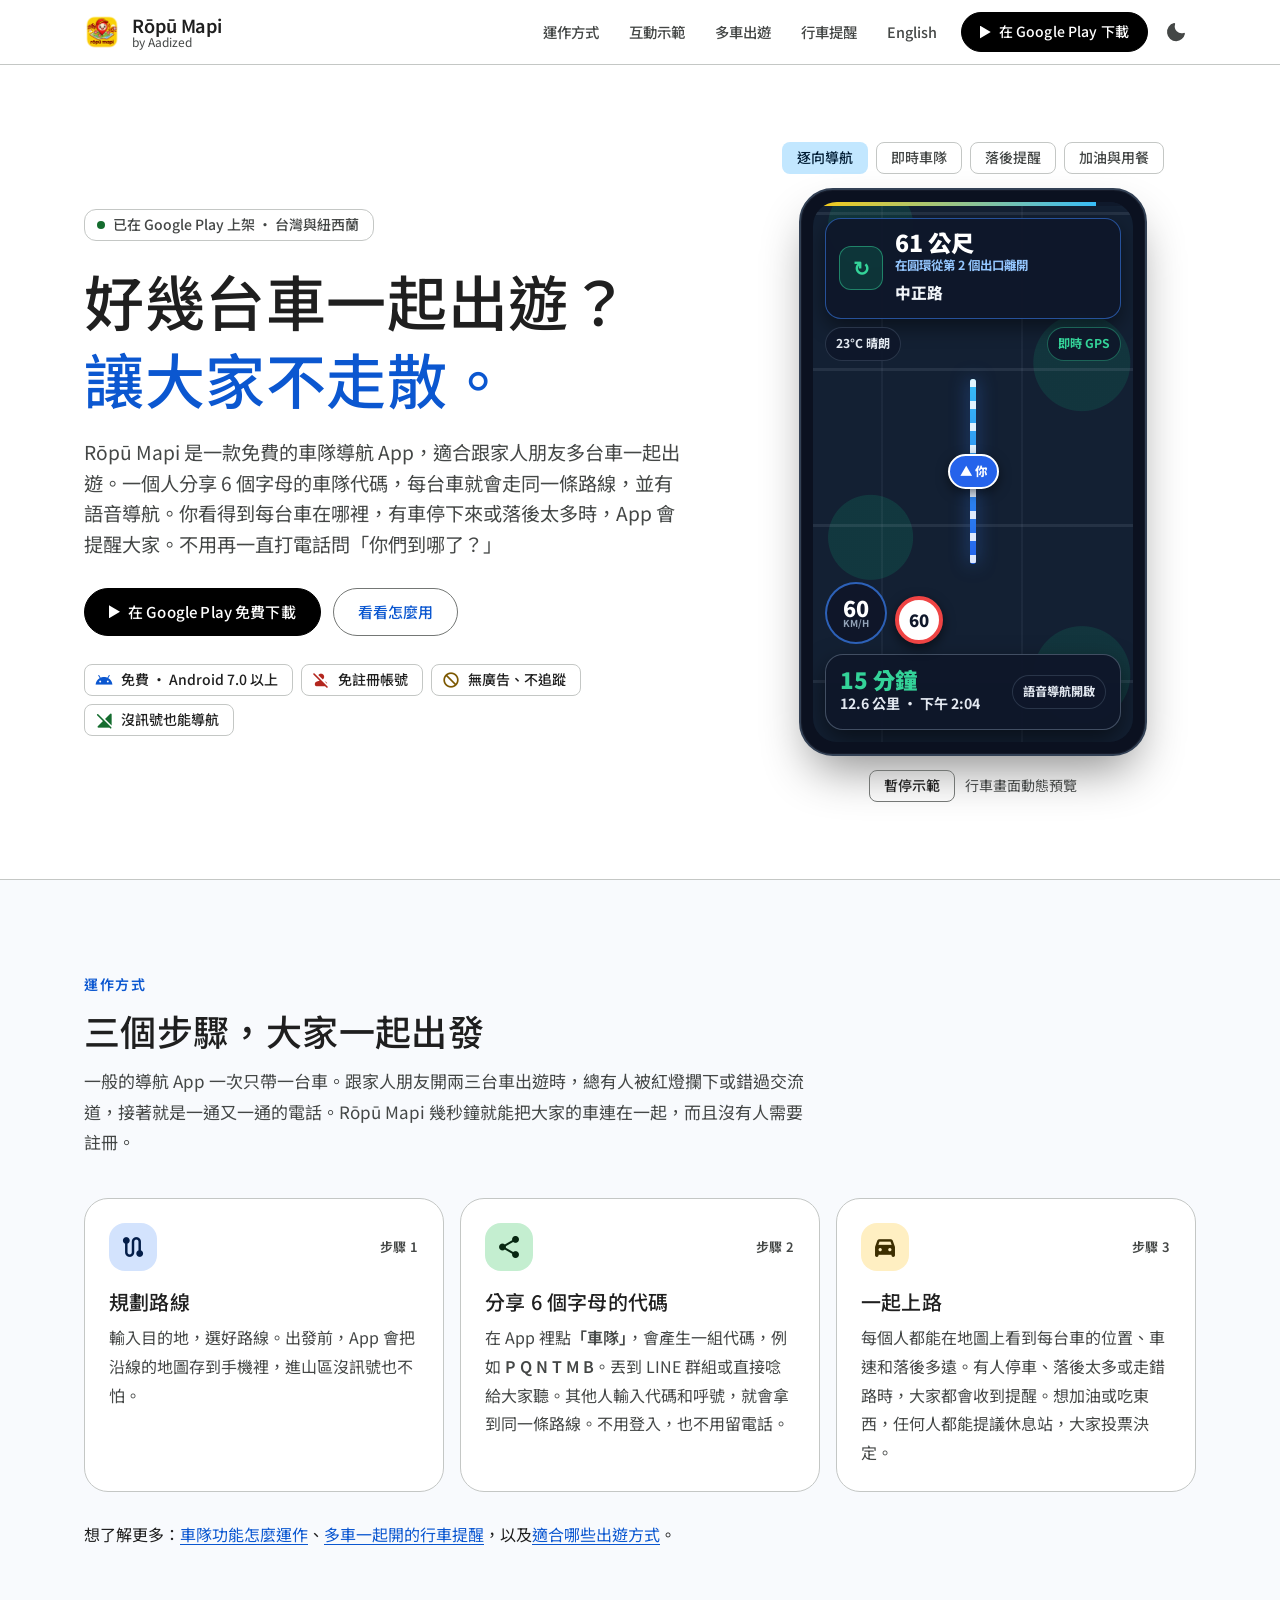
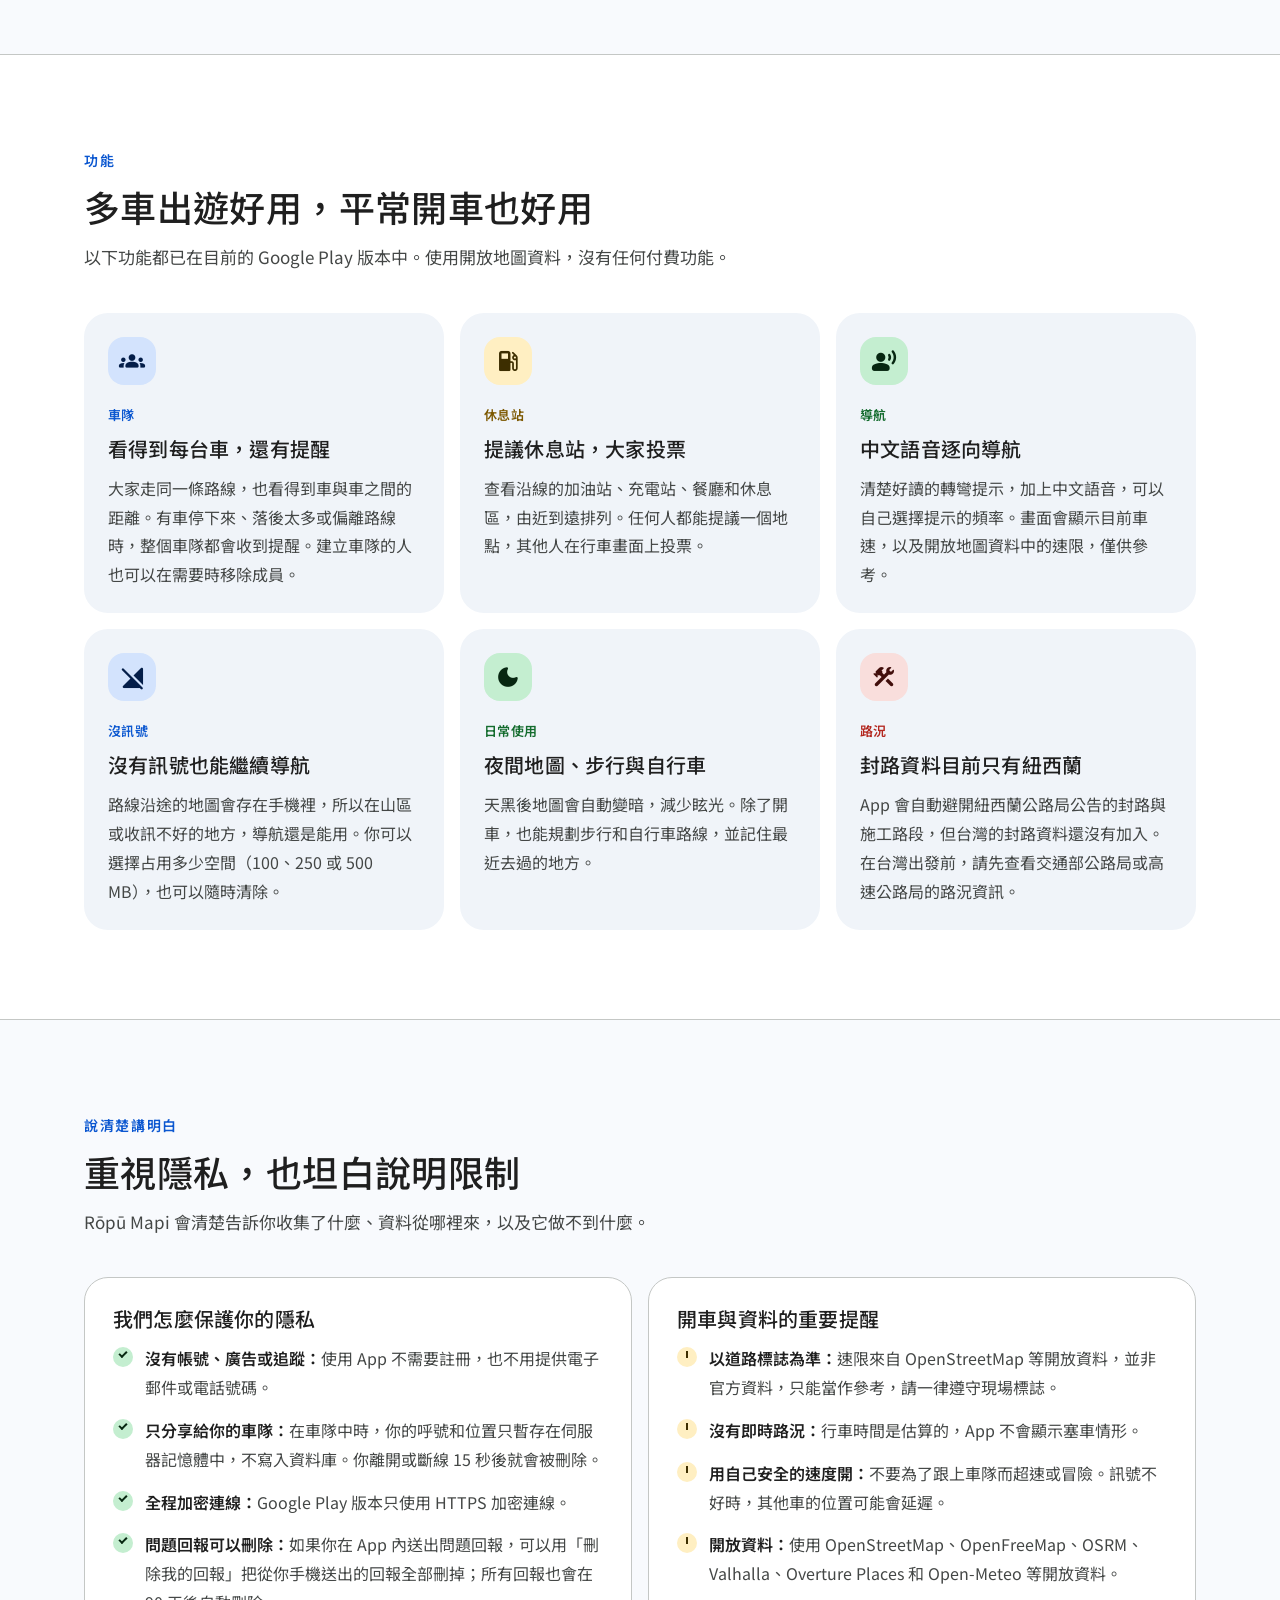
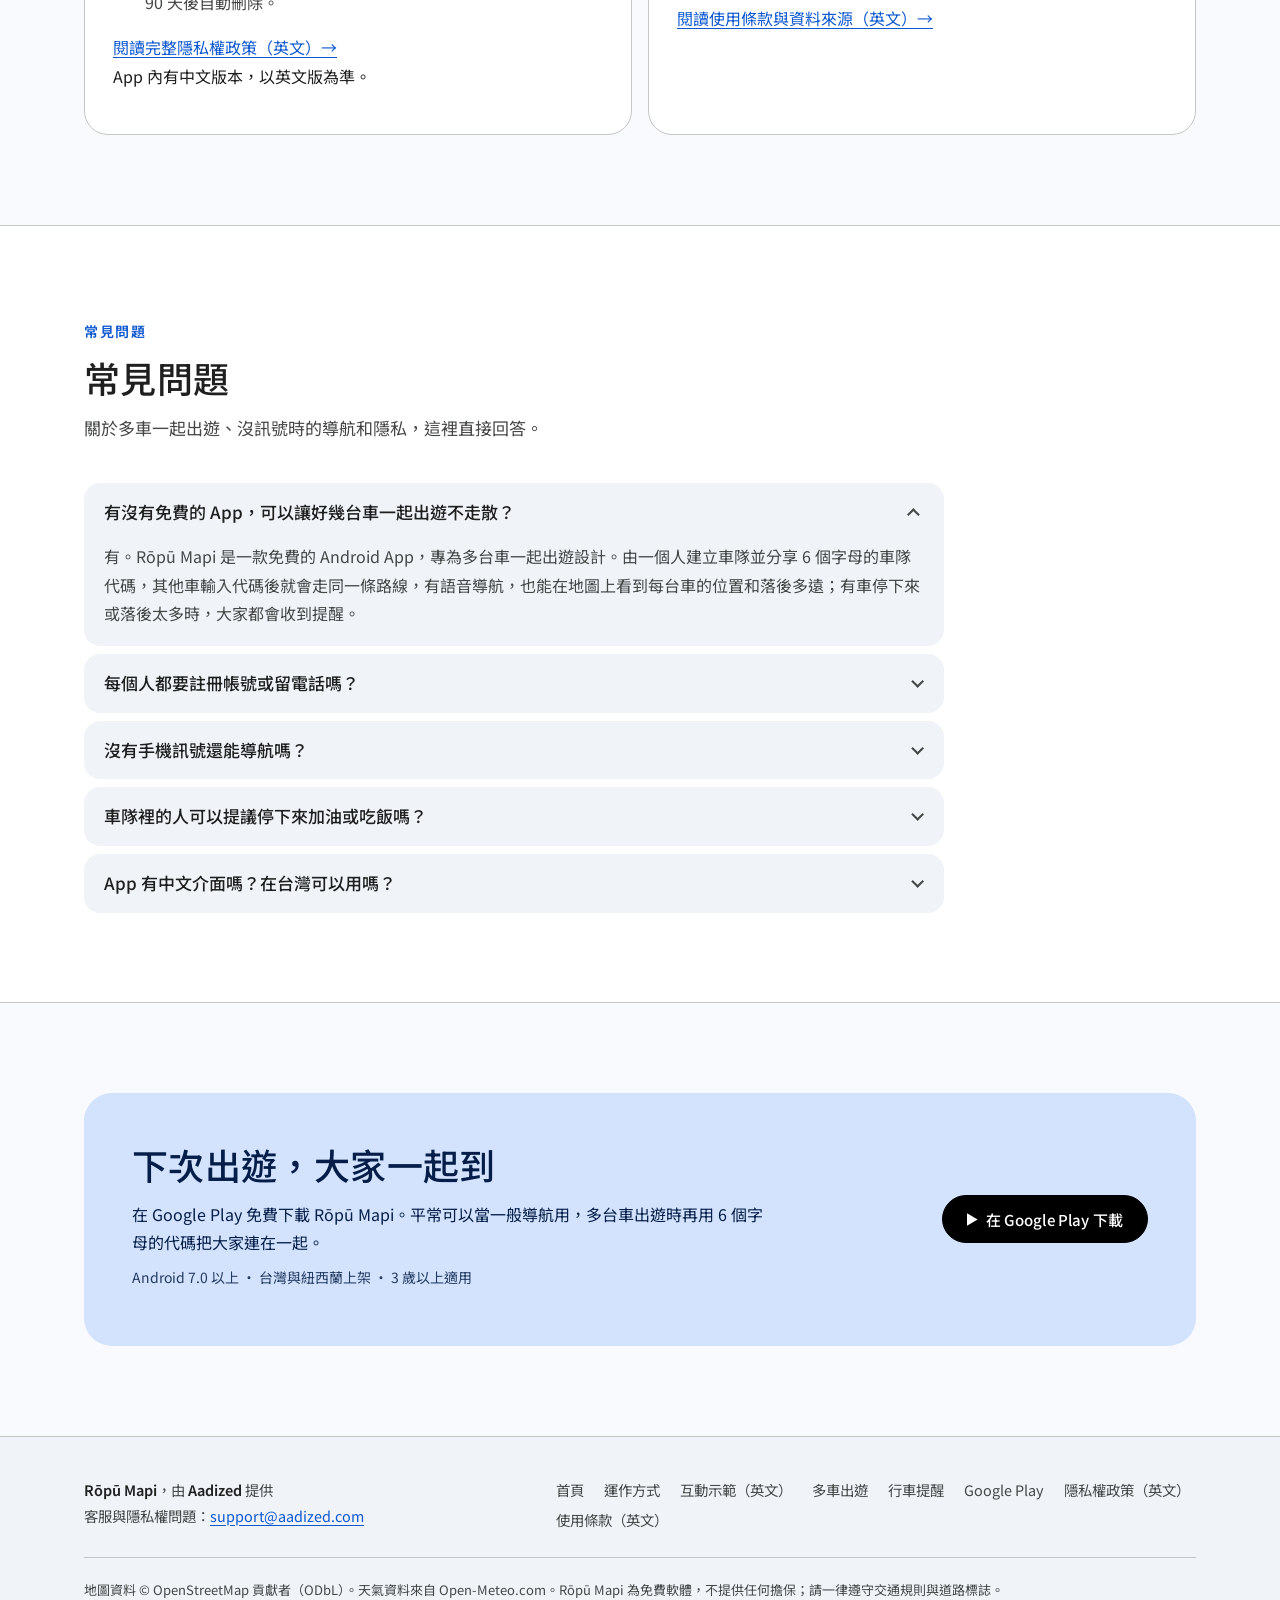
<file: zh-tw/index.html>
<!doctype html>
<html lang="zh-Hant-TW">
<head>
  <meta charset="utf-8">
  <meta name="viewport" content="width=device-width, initial-scale=1">
  <script>try{var t=localStorage.getItem("theme");if(t==="light"||t==="dark")document.documentElement.setAttribute("data-theme",t)}catch(e){}</script>
  <title>Rōpū Mapi：多車出遊不走散的免費車隊導航 App（Android）</title>
  <meta name="description" content="好幾台車一起出遊？Rōpū Mapi 是免費的 Android 車隊導航 App。分享 6 個字母的代碼，每台車走同一條路線、看得到彼此的位置，有人停車或落後時會提醒大家。免註冊、無廣告。">
  <meta name="theme-color" content="#131314" media="(prefers-color-scheme: dark)">
  <meta name="theme-color" content="#FFFFFF" media="(prefers-color-scheme: light)">
  <link rel="canonical" href="https://aadized.com/zh-tw/">
  <link rel="alternate" hreflang="zh-Hant-TW" href="https://aadized.com/zh-tw/">
  <link rel="alternate" hreflang="en" href="https://aadized.com/">
  <link rel="alternate" hreflang="x-default" href="https://aadized.com/">
  <meta property="og:type" content="website">
  <meta property="og:locale" content="zh_TW">
  <meta property="og:locale:alternate" content="en_NZ">
  <meta property="og:site_name" content="Rōpū Mapi by Aadized">
  <meta property="og:title" content="Rōpū Mapi：多車出遊，大家一起到">
  <meta property="og:description" content="一個人分享車隊代碼，每台車走同一條路線並有語音導航。看得到每台車在哪裡，還能投票決定在哪裡休息。免費、免註冊、無廣告。">
  <meta property="og:url" content="https://aadized.com/zh-tw/">
  <meta property="og:image" content="https://aadized.com/assets/og-image.png">
  <meta property="og:image:width" content="1200">
  <meta property="og:image:height" content="630">
  <meta property="og:image:alt" content="Rōpū Mapi App 圖示">
  <meta name="twitter:card" content="summary_large_image">
  <link rel="icon" href="/favicon.ico" sizes="any">
  <link rel="icon" href="/assets/aadized-favicon.svg" type="image/svg+xml">
  <link rel="apple-touch-icon" href="/assets/aadized-apple-touch-icon.png">
  <link rel="preconnect" href="https://fonts.googleapis.com">
  <link rel="preconnect" href="https://fonts.gstatic.com" crossorigin>
  <link rel="stylesheet" href="https://fonts.googleapis.com/css2?family=Google+Sans+Flex:opsz,wght@6..144,400..800&family=Noto+Sans+TC:wght@400..700&display=swap">
  <link rel="stylesheet" href="https://fonts.googleapis.com/css2?family=Material+Symbols+Rounded:opsz,wght,FILL,GRAD@24,500,1,0&icon_names=android,block,construction,dark_mode,directions_car,groups,local_gas_station,person_off,record_voice_over,route,share,signal_cellular_off&display=block">
  <link rel="stylesheet" href="/styles.css">
  <script type="application/ld+json">
{
  "@context": "https://schema.org",
  "@graph": [
    {
      "@type": "WebPage",
      "@id": "https://aadized.com/zh-tw/#webpage",
      "url": "https://aadized.com/zh-tw/",
      "name": "Rōpū Mapi：多車出遊不走散的車隊導航 App",
      "inLanguage": "zh-Hant-TW",
      "isPartOf": {
        "@id": "https://aadized.com/#website"
      },
      "about": {
        "@id": "https://aadized.com/#app"
      }
    },
    {
      "@type": "FAQPage",
      "inLanguage": "zh-Hant-TW",
      "mainEntity": [
        {
          "@type": "Question",
          "name": "有沒有免費的 App，可以讓好幾台車一起出遊不走散？",
          "acceptedAnswer": {
            "@type": "Answer",
            "text": "有。Rōpū Mapi 是一款免費的 Android App，專為多台車一起出遊設計。由一個人建立車隊並分享 6 個字母的車隊代碼，其他車輸入代碼後就會走同一條路線，有語音導航，也能在地圖上看到每台車的位置和落後多遠；有車停下來或落後太多時，大家都會收到提醒。"
          }
        },
        {
          "@type": "Question",
          "name": "每個人都要註冊帳號或留電話嗎？",
          "acceptedAnswer": {
            "@type": "Answer",
            "text": "不用。Rōpū Mapi 沒有帳號、密碼，也不需要電話號碼。只要輸入車隊代碼，再取一個在地圖上顯示的呼號就可以了。車隊位置只在行程進行時暫存在伺服器記憶體中，你離開 15 秒後就會被刪除。"
          }
        },
        {
          "@type": "Question",
          "name": "沒有手機訊號還能導航嗎？",
          "acceptedAnswer": {
            "@type": "Answer",
            "text": "可以繼續導航。規劃路線時，App 會把沿線的地圖存到手機裡，所以在山區等沒有訊號的地方，逐向導航仍然可以使用。你可以選擇占用多少空間（100、250 或 500 MB），也可以隨時清除。不過要即時看到其他車的位置，需要行動數據。"
          }
        },
        {
          "@type": "Question",
          "name": "車隊裡的人可以提議停下來加油或吃飯嗎？",
          "acceptedAnswer": {
            "@type": "Answer",
            "text": "可以。車隊裡任何人都能查看沿線的加油站、充電站、餐廳和休息區，提議一個休息站，其他人直接在行車畫面上投票同意或不同意。"
          }
        },
        {
          "@type": "Question",
          "name": "App 有中文介面嗎？在台灣可以用嗎？",
          "acceptedAnswer": {
            "@type": "Answer",
            "text": "有。App 提供繁體中文介面和中文語音提示，第一次開啟時可以選擇語言。Rōpū Mapi 目前在台灣和紐西蘭的 Google Play 上架，支援 Android 7.0 以上，暫時沒有 iOS 版本。"
          }
        }
      ]
    }
  ]
}
  </script>
</head>
<body>
  <a class="skip-link" href="#main-content">跳到主要內容</a>

  <header class="site-header">
    <div class="container header-inner">
      <a class="brand-link" href="/zh-tw/">
        <img class="brand-logo" src="/assets/logo-80.png" width="36" height="36" alt="Rōpū Mapi 圖示">
        <span class="brand-text">
          <span class="brand-name">Rōpū Mapi</span>
          <span class="brand-by">by Aadized</span>
        </span>
      </a>
      <button class="nav-toggle" type="button" data-nav-toggle aria-expanded="false" aria-controls="primary-nav">選單</button>
      <nav class="nav-links" id="primary-nav" data-nav-links aria-label="主要導覽">
        <a href="/zh-tw/convoy-mode.html">運作方式</a>
        <a href="/demo.html" hreflang="en">互動示範</a>
        <a href="/zh-tw/group-road-trips.html">多車出遊</a>
        <a href="/zh-tw/how-to-drive-in-convoy.html">行車提醒</a>
        <a href="/" lang="en" hreflang="en">English</a>
        <a class="btn btn-primary btn-sm" href="https://play.google.com/store/apps/details?id=app.ropumapi.convoy&amp;hl=zh_TW" target="_blank" rel="noopener noreferrer">在 Google Play 下載</a>
      </nav>
    </div>
  </header>

  <main id="main-content">
    <section class="hero">
      <div class="container hero-grid">
        <div>
          <div class="eyebrow">
            <span class="eyebrow-dot" aria-hidden="true"></span>
            已在 Google Play 上架 &middot; 台灣與紐西蘭
          </div>

          <h1>好幾台車一起出遊？<span class="accent">讓大家不走散。</span></h1>

          <p class="hero-lead">
            Rōpū Mapi 是一款免費的車隊導航 App，適合跟家人朋友多台車一起出遊。一個人分享 6 個字母的車隊代碼，每台車就會走同一條路線，並有語音導航。你看得到每台車在哪裡，有車停下來或落後太多時，App 會提醒大家。不用再一直打電話問「你們到哪了？」
          </p>

          <div class="hero-actions">
            <a class="btn btn-primary" href="https://play.google.com/store/apps/details?id=app.ropumapi.convoy&amp;hl=zh_TW" target="_blank" rel="noopener noreferrer">
              在 Google Play 免費下載
            </a>
            <a class="btn btn-secondary" href="/zh-tw/convoy-mode.html">
              看看怎麼用
            </a>
          </div>

          <ul class="trust-strip" aria-label="App 重點">
            <li><span class="msr" aria-hidden="true">android</span>免費 &middot; Android 7.0 以上</li>
            <li><span class="msr" aria-hidden="true">person_off</span>免註冊帳號</li>
            <li><span class="msr" aria-hidden="true">block</span>無廣告、不追蹤</li>
            <li><span class="msr" aria-hidden="true">signal_cellular_off</span>沒訊號也能導航</li>
          </ul>
        </div>

        <div class="hud-showcase" aria-label="Rōpū Mapi 行車畫面的互動預覽">
          <div class="hud-tabs" role="tablist" aria-label="選擇行車畫面預覽">
            <button class="hud-tab" role="tab" id="tab-solo" aria-controls="panel-solo" aria-selected="true" tabindex="0" type="button">逐向導航</button>
            <button class="hud-tab" role="tab" id="tab-convoy" aria-controls="panel-convoy" aria-selected="false" tabindex="-1" type="button">即時車隊</button>
            <button class="hud-tab" role="tab" id="tab-alert" aria-controls="panel-alert" aria-selected="false" tabindex="-1" type="button">落後提醒</button>
            <button class="hud-tab" role="tab" id="tab-stops" aria-controls="panel-stops" aria-selected="false" tabindex="-1" type="button">加油與用餐</button>
          </div>

          <div class="phone-frame">
            <div class="phone-screen" data-phone-screen>
              <div class="reel-progress" aria-hidden="true">
                <div class="reel-progress-bar" data-reel-progress></div>
              </div>

              <div class="hud-panel" id="panel-solo" role="tabpanel" aria-labelledby="tab-solo">
                <div>
                  <div class="mock-turn-card">
                    <div class="mock-turn-icon" aria-hidden="true">&#8635;</div>
                    <div>
                      <div class="mock-turn-dist tabular" data-sim-solo-dist>180 公尺</div>
                      <div class="mock-turn-action">在圓環從第 2 個出口離開</div>
                      <div class="mock-turn-street">中正路</div>
                    </div>
                  </div>
                  <div class="mock-pills-row" style="margin-top: 8px;">
                    <span class="mock-pill">23&deg;C 晴朗</span>
                    <span class="mock-pill mock-pill-live">即時 GPS</span>
                  </div>
                </div>

                <div class="mock-map-stage">
                  <div class="mock-route-line" aria-hidden="true"></div>
                  <span class="mock-marker mock-marker-you">&#9650; 你</span>
                </div>

                <div style="display: flex; flex-direction: column; gap: 10px;">
                  <div class="mock-speed-cluster" aria-label="目前車速與速限 60">
                    <div class="mock-speedo tabular">
                      <strong data-sim-solo-speed>60</strong>
                      <span>KM/H</span>
                    </div>
                    <div class="mock-limit tabular">60</div>
                  </div>

                  <div class="mock-bottom-card">
                    <div class="mock-eta-row">
                      <div>
                        <div class="mock-eta-time tabular">15 分鐘</div>
                        <div class="mock-eta-sub tabular">12.6 公里 &middot; 下午 2:04</div>
                      </div>
                      <span class="mock-pill">語音導航開啟</span>
                    </div>
                  </div>
                </div>
              </div>

              <div class="hud-panel" id="panel-convoy" role="tabpanel" aria-labelledby="tab-convoy" hidden>
                <div>
                  <div class="mock-turn-card">
                    <div class="mock-turn-icon" aria-hidden="true">&#8625;</div>
                    <div>
                      <div class="mock-turn-dist tabular" data-sim-convoy-dist>7.0 公里</div>
                      <div class="mock-turn-action">右轉進入</div>
                      <div class="mock-turn-street">台9線</div>
                    </div>
                  </div>
                </div>

                <div class="mock-map-stage">
                  <div class="mock-route-line" aria-hidden="true"></div>
                  <span class="mock-marker mock-marker-you">&#9650; 領隊（你）</span>
                  <span class="mock-marker mock-marker-peer tabular" data-sim-sam-pin>小華 &middot; +83 公尺</span>
                  <span class="mock-marker mock-marker-peer tabular" data-sim-hemi-pin>阿明 &middot; +153 公尺</span>
                </div>

                <div class="mock-bottom-card">
                  <div class="mock-eta-row">
                    <div>
                      <div class="mock-eta-time tabular">1 小時 12 分</div>
                      <div class="mock-eta-sub tabular">69.9 公里 &middot; 下午 3:23</div>
                    </div>
                    <span class="mock-pill mock-pill-live">隊形良好 &middot; 3 台車</span>
                  </div>
                  <div class="mock-code-chip tabular">
                    <span>車隊代碼</span>
                    <span>P Q N T M B</span>
                  </div>
                  <div class="mock-roster tabular">
                    <div class="mock-roster-row"><span>領隊（你）</span><span data-sim-lead-row>48 km/h &middot; 0 公尺</span></div>
                    <div class="mock-roster-row"><span>小華</span><span data-sim-sam-row>50 km/h &middot; +83 公尺</span></div>
                    <div class="mock-roster-row"><span>阿明</span><span data-sim-hemi-row>50 km/h &middot; +153 公尺</span></div>
                  </div>
                </div>
              </div>

              <div class="hud-panel" id="panel-alert" role="tabpanel" aria-labelledby="tab-alert" hidden>
                <div style="display: flex; flex-direction: column; gap: 8px;">
                  <div class="mock-turn-card">
                    <div class="mock-turn-icon" aria-hidden="true">&#8625;</div>
                    <div>
                      <div class="mock-turn-dist tabular">4.2 公里</div>
                      <div class="mock-turn-action">繼續直行</div>
                      <div class="mock-turn-street">國道5號</div>
                    </div>
                  </div>
                  <div class="mock-alert-banner">
                    成員落後太遠
                    <small data-sim-alert-text>阿明 已落後車隊 900 公尺。</small>
                  </div>
                </div>

                <div class="mock-map-stage">
                  <div class="mock-route-line" aria-hidden="true"></div>
                  <span class="mock-marker mock-marker-you">&#9650; 你</span>
                  <span class="mock-marker mock-marker-peer tabular">小華 &middot; +95 公尺</span>
                  <span class="mock-marker mock-marker-straggler tabular" data-sim-straggler-pin>阿明 &middot; +900 公尺</span>
                </div>

                <div class="mock-bottom-card">
                  <div class="mock-eta-row">
                    <div>
                      <div class="mock-eta-time tabular">1 小時 05 分</div>
                      <div class="mock-eta-sub tabular">62.4 公里 &middot; 下午 3:30</div>
                    </div>
                    <span class="mock-pill" style="background: rgba(185, 28, 28, 0.35); border-color: #EF4444; color: #FECACA;">落後者：阿明</span>
                  </div>
                </div>
              </div>

              <div class="hud-panel" id="panel-stops" role="tabpanel" aria-labelledby="tab-stops" hidden>
                <div class="mock-pills-row">
                  <span class="mock-pill">沿線停靠點</span>
                  <span class="mock-pill">23&deg;C 晴朗</span>
                </div>

                <div class="mock-map-stage">
                  <div class="mock-route-line" aria-hidden="true"></div>
                  <span class="mock-marker mock-marker-fuel tabular" data-sim-fuel1-pin>加油站 &middot; 7.8 公里</span>
                  <span class="mock-marker mock-marker-fuel tabular" data-sim-fuel2-pin>加油 / 充電 &middot; 8.1 公里</span>
                  <span class="mock-marker mock-marker-you">&#9650; 路線 1/3</span>
                </div>

                <div class="mock-bottom-card">
                  <div class="mock-eta-row" style="margin-bottom: 8px;">
                    <div>
                      <div class="mock-eta-time tabular">24 分鐘</div>
                      <div class="mock-eta-sub tabular">20.7 公里 &middot; 預計下午 2:12 抵達</div>
                    </div>
                    <span class="mock-pill">附近 36 個停靠點</span>
                  </div>
                  <div class="mock-roster tabular">
                    <div class="mock-roster-row"><span>加油站</span><span data-sim-fuel1-row>沿路線 7.8 公里</span></div>
                    <div class="mock-roster-row"><span>加油 / 充電站</span><span data-sim-fuel2-row>沿路線 8.1 公里</span></div>
                  </div>
                </div>
              </div>

            </div>
          </div>

          <div class="hud-controls">
            <button class="hud-play-btn" type="button" data-hud-play aria-pressed="false">
              暫停示範
            </button>
            <span>行車畫面動態預覽</span>
          </div>
        </div>
      </div>
    </section>

    <section class="section section-alt" id="how-it-works">
      <div class="container">
        <div class="section-head">
          <span class="section-kicker">運作方式</span>
          <h2>三個步驟，大家一起出發</h2>
          <p>
            一般的導航 App 一次只帶一台車。跟家人朋友開兩三台車出遊時，總有人被紅燈攔下或錯過交流道，接著就是一通又一通的電話。Rōpū Mapi 幾秒鐘就能把大家的車連在一起，而且沒有人需要註冊。
          </p>
        </div>

        <div class="steps-grid">
          <article class="step-card">
            <div class="step-head"><span class="msr step-icon" aria-hidden="true">route</span><span class="step-num">步驟 1</span></div>
            <h3>規劃路線</h3>
            <p>
              輸入目的地，選好路線。出發前，App 會把沿線的地圖存到手機裡，進山區沒訊號也不怕。
            </p>
          </article>

          <article class="step-card">
            <div class="step-head"><span class="msr step-icon" aria-hidden="true">share</span><span class="step-num">步驟 2</span></div>
            <h3>分享 6 個字母的代碼</h3>
            <p>
              在 App 裡點<strong>「車隊」</strong>，會產生一組代碼，例如 <strong>P Q N T M B</strong>。丟到 LINE 群組或直接唸給大家聽。其他人輸入代碼和呼號，就會拿到同一條路線。不用登入，也不用留電話。
            </p>
          </article>

          <article class="step-card">
            <div class="step-head"><span class="msr step-icon" aria-hidden="true">directions_car</span><span class="step-num">步驟 3</span></div>
            <h3>一起上路</h3>
            <p>
              每個人都能在地圖上看到每台車的位置、車速和落後多遠。有人停車、落後太多或走錯路時，大家都會收到提醒。想加油或吃東西，任何人都能提議休息站，大家投票決定。
            </p>
          </article>
        </div>

        <p style="margin-top: 28px;">
          想了解更多：<a href="/zh-tw/convoy-mode.html">車隊功能怎麼運作</a>、<a href="/zh-tw/how-to-drive-in-convoy.html">多車一起開的行車提醒</a>，以及<a href="/zh-tw/group-road-trips.html">適合哪些出遊方式</a>。
        </p>
      </div>
    </section>

    <section class="section" id="features">
      <div class="container">
        <div class="section-head">
          <span class="section-kicker">功能</span>
          <h2>多車出遊好用，平常開車也好用</h2>
          <p>
            以下功能都已在目前的 Google Play 版本中。使用開放地圖資料，沒有任何付費功能。
          </p>
        </div>

        <div class="feature-grid">
          <article class="feature-card">
            <span class="msr feature-icon badge-violet" aria-hidden="true">groups</span>
            <span class="feature-badge badge-violet">車隊</span>
            <h3>看得到每台車，還有提醒</h3>
            <p>
              大家走同一條路線，也看得到車與車之間的距離。有車停下來、落後太多或偏離路線時，整個車隊都會收到提醒。建立車隊的人也可以在需要時移除成員。
            </p>
          </article>

          <article class="feature-card">
            <span class="msr feature-icon badge-amber" aria-hidden="true">local_gas_station</span>
            <span class="feature-badge badge-amber">休息站</span>
            <h3>提議休息站，大家投票</h3>
            <p>
              查看沿線的加油站、充電站、餐廳和休息區，由近到遠排列。任何人都能提議一個地點，其他人在行車畫面上投票。
            </p>
          </article>

          <article class="feature-card">
            <span class="msr feature-icon badge-blue" aria-hidden="true">record_voice_over</span>
            <span class="feature-badge badge-blue">導航</span>
            <h3>中文語音逐向導航</h3>
            <p>
              清楚好讀的轉彎提示，加上中文語音，可以自己選擇提示的頻率。畫面會顯示目前車速，以及開放地圖資料中的速限，僅供參考。
            </p>
          </article>

          <article class="feature-card">
            <span class="msr feature-icon badge-emerald" aria-hidden="true">signal_cellular_off</span>
            <span class="feature-badge badge-emerald">沒訊號</span>
            <h3>沒有訊號也能繼續導航</h3>
            <p>
              路線沿途的地圖會存在手機裡，所以在山區或收訊不好的地方，導航還是能用。你可以選擇占用多少空間（100、250 或 500 MB），也可以隨時清除。
            </p>
          </article>

          <article class="feature-card">
            <span class="msr feature-icon badge-teal" aria-hidden="true">dark_mode</span>
            <span class="feature-badge badge-teal">日常使用</span>
            <h3>夜間地圖、步行與自行車</h3>
            <p>
              天黑後地圖會自動變暗，減少眩光。除了開車，也能規劃步行和自行車路線，並記住最近去過的地方。
            </p>
          </article>

          <article class="feature-card">
            <span class="msr feature-icon badge-red" aria-hidden="true">construction</span>
            <span class="feature-badge badge-red">路況</span>
            <h3>封路資料目前只有紐西蘭</h3>
            <p>
              App 會自動避開紐西蘭公路局公告的封路與施工路段，但台灣的封路資料還沒有加入。在台灣出發前，請先查看交通部公路局或高速公路局的路況資訊。
            </p>
          </article>
        </div>
      </div>
    </section>

    <section class="section section-alt" id="privacy">
      <div class="container">
        <div class="section-head">
          <span class="section-kicker">說清楚講明白</span>
          <h2>重視隱私，也坦白說明限制</h2>
          <p>
            Rōpū Mapi 會清楚告訴你收集了什麼、資料從哪裡來，以及它做不到什麼。
          </p>
        </div>

        <div class="split-grid">
          <div class="info-panel">
            <h3>我們怎麼保護你的隱私</h3>
            <ul class="check-list">
              <li><strong>沒有帳號、廣告或追蹤：</strong>使用 App 不需要註冊，也不用提供電子郵件或電話號碼。</li>
              <li><strong>只分享給你的車隊：</strong>在車隊中時，你的呼號和位置只暫存在伺服器記憶體中，不寫入資料庫。你離開或斷線 15 秒後就會被刪除。</li>
              <li><strong>全程加密連線：</strong>Google Play 版本只使用 HTTPS 加密連線。</li>
              <li><strong>問題回報可以刪除：</strong>如果你在 App 內送出問題回報，可以用「刪除我的回報」把從你手機送出的回報全部刪掉；所有回報也會在 90 天後自動刪除。</li>
            </ul>
            <p style="margin-top: 16px;">
              <a href="/privacy.html" hreflang="en">閱讀完整隱私權政策（英文）&rarr;</a><br>
              App 內有中文版本，以英文版為準。
            </p>
          </div>

          <div class="info-panel">
            <h3>開車與資料的重要提醒</h3>
            <ul class="check-list">
              <li><strong>以道路標誌為準：</strong>速限來自 OpenStreetMap 等開放資料，並非官方資料，只能當作參考，請一律遵守現場標誌。</li>
              <li><strong>沒有即時路況：</strong>行車時間是估算的，App 不會顯示塞車情形。</li>
              <li><strong>用自己安全的速度開：</strong>不要為了跟上車隊而超速或冒險。訊號不好時，其他車的位置可能會延遲。</li>
              <li><strong>開放資料：</strong>使用 OpenStreetMap、OpenFreeMap、OSRM、Valhalla、Overture Places 和 Open-Meteo 等開放資料。</li>
            </ul>
            <p style="margin-top: 16px;">
              <a href="/terms.html" hreflang="en">閱讀使用條款與資料來源（英文）&rarr;</a>
            </p>
          </div>
        </div>
      </div>
    </section>

    <section class="section" id="faq">
      <div class="container">
        <div class="section-head">
          <span class="section-kicker">常見問題</span>
          <h2>常見問題</h2>
          <p>
            關於多車一起出遊、沒訊號時的導航和隱私，這裡直接回答。
          </p>
        </div>

        <div class="faq-list">
          <details class="faq-item" open>
            <summary>有沒有免費的 App，可以讓好幾台車一起出遊不走散？</summary>
            <div class="faq-answer">
              <p>有。Rōpū Mapi 是一款免費的 Android App，專為多台車一起出遊設計。由一個人建立車隊並分享 6 個字母的車隊代碼，其他車輸入代碼後就會走同一條路線，有語音導航，也能在地圖上看到每台車的位置和落後多遠；有車停下來或落後太多時，大家都會收到提醒。</p>
            </div>
          </details>
          <details class="faq-item">
            <summary>每個人都要註冊帳號或留電話嗎？</summary>
            <div class="faq-answer">
              <p>不用。Rōpū Mapi 沒有帳號、密碼，也不需要電話號碼。只要輸入車隊代碼，再取一個在地圖上顯示的呼號就可以了。車隊位置只在行程進行時暫存在伺服器記憶體中，你離開 15 秒後就會被刪除。</p>
            </div>
          </details>
          <details class="faq-item">
            <summary>沒有手機訊號還能導航嗎？</summary>
            <div class="faq-answer">
              <p>可以繼續導航。規劃路線時，App 會把沿線的地圖存到手機裡，所以在山區等沒有訊號的地方，逐向導航仍然可以使用。你可以選擇占用多少空間（100、250 或 500 MB），也可以隨時清除。不過要即時看到其他車的位置，需要行動數據。</p>
            </div>
          </details>
          <details class="faq-item">
            <summary>車隊裡的人可以提議停下來加油或吃飯嗎？</summary>
            <div class="faq-answer">
              <p>可以。車隊裡任何人都能查看沿線的加油站、充電站、餐廳和休息區，提議一個休息站，其他人直接在行車畫面上投票同意或不同意。</p>
            </div>
          </details>
          <details class="faq-item">
            <summary>App 有中文介面嗎？在台灣可以用嗎？</summary>
            <div class="faq-answer">
              <p>有。App 提供繁體中文介面和中文語音提示，第一次開啟時可以選擇語言。Rōpū Mapi 目前在台灣和紐西蘭的 Google Play 上架，支援 Android 7.0 以上，暫時沒有 iOS 版本。</p>
            </div>
          </details>
        </div>
      </div>
    </section>

    <section class="section section-alt" id="download">
      <div class="container">
        <div class="cta-banner">
          <div class="cta-copy">
            <h2>下次出遊，大家一起到</h2>
            <p>
              在 Google Play 免費下載 Rōpū Mapi。平常可以當一般導航用，多台車出遊時再用 6 個字母的代碼把大家連在一起。
            </p>
            <p class="cta-meta">
              Android 7.0 以上 &middot; 台灣與紐西蘭上架 &middot; 3 歲以上適用
            </p>
          </div>
          <div>
            <a class="btn btn-primary" href="https://play.google.com/store/apps/details?id=app.ropumapi.convoy&amp;hl=zh_TW" target="_blank" rel="noopener noreferrer">
              在 Google Play 下載
            </a>
          </div>
        </div>
      </div>
    </section>
  </main>

  <footer class="site-footer">
    <div class="container">
      <div class="footer-grid">
        <div class="footer-brand">
          <strong>Rōpū Mapi</strong>，由 <strong>Aadized</strong> 提供
          <div>客服與隱私權問題：<a href="mailto:support@aadized.com">support@aadized.com</a></div>
        </div>
        <nav class="footer-links" aria-label="頁尾導覽">
          <a href="/zh-tw/">首頁</a>
          <a href="/zh-tw/convoy-mode.html">運作方式</a>
          <a href="/demo.html" hreflang="en">互動示範（英文）</a>
          <a href="/zh-tw/group-road-trips.html">多車出遊</a>
          <a href="/zh-tw/how-to-drive-in-convoy.html">行車提醒</a>
          <a href="https://play.google.com/store/apps/details?id=app.ropumapi.convoy&amp;hl=zh_TW" target="_blank" rel="noopener noreferrer">Google Play</a>
          <a href="/privacy.html" hreflang="en">隱私權政策（英文）</a>
          <a href="/terms.html" hreflang="en">使用條款（英文）</a>
        </nav>
      </div>
      <p class="footer-note">地圖資料 &copy; OpenStreetMap 貢獻者（ODbL）。天氣資料來自 Open-Meteo.com。Rōpū Mapi 為免費軟體，不提供任何擔保；請一律遵守交通規則與道路標誌。</p>
    </div>
  </footer>

  <script src="/app.js" defer></script>
</body>
</html>
</file>
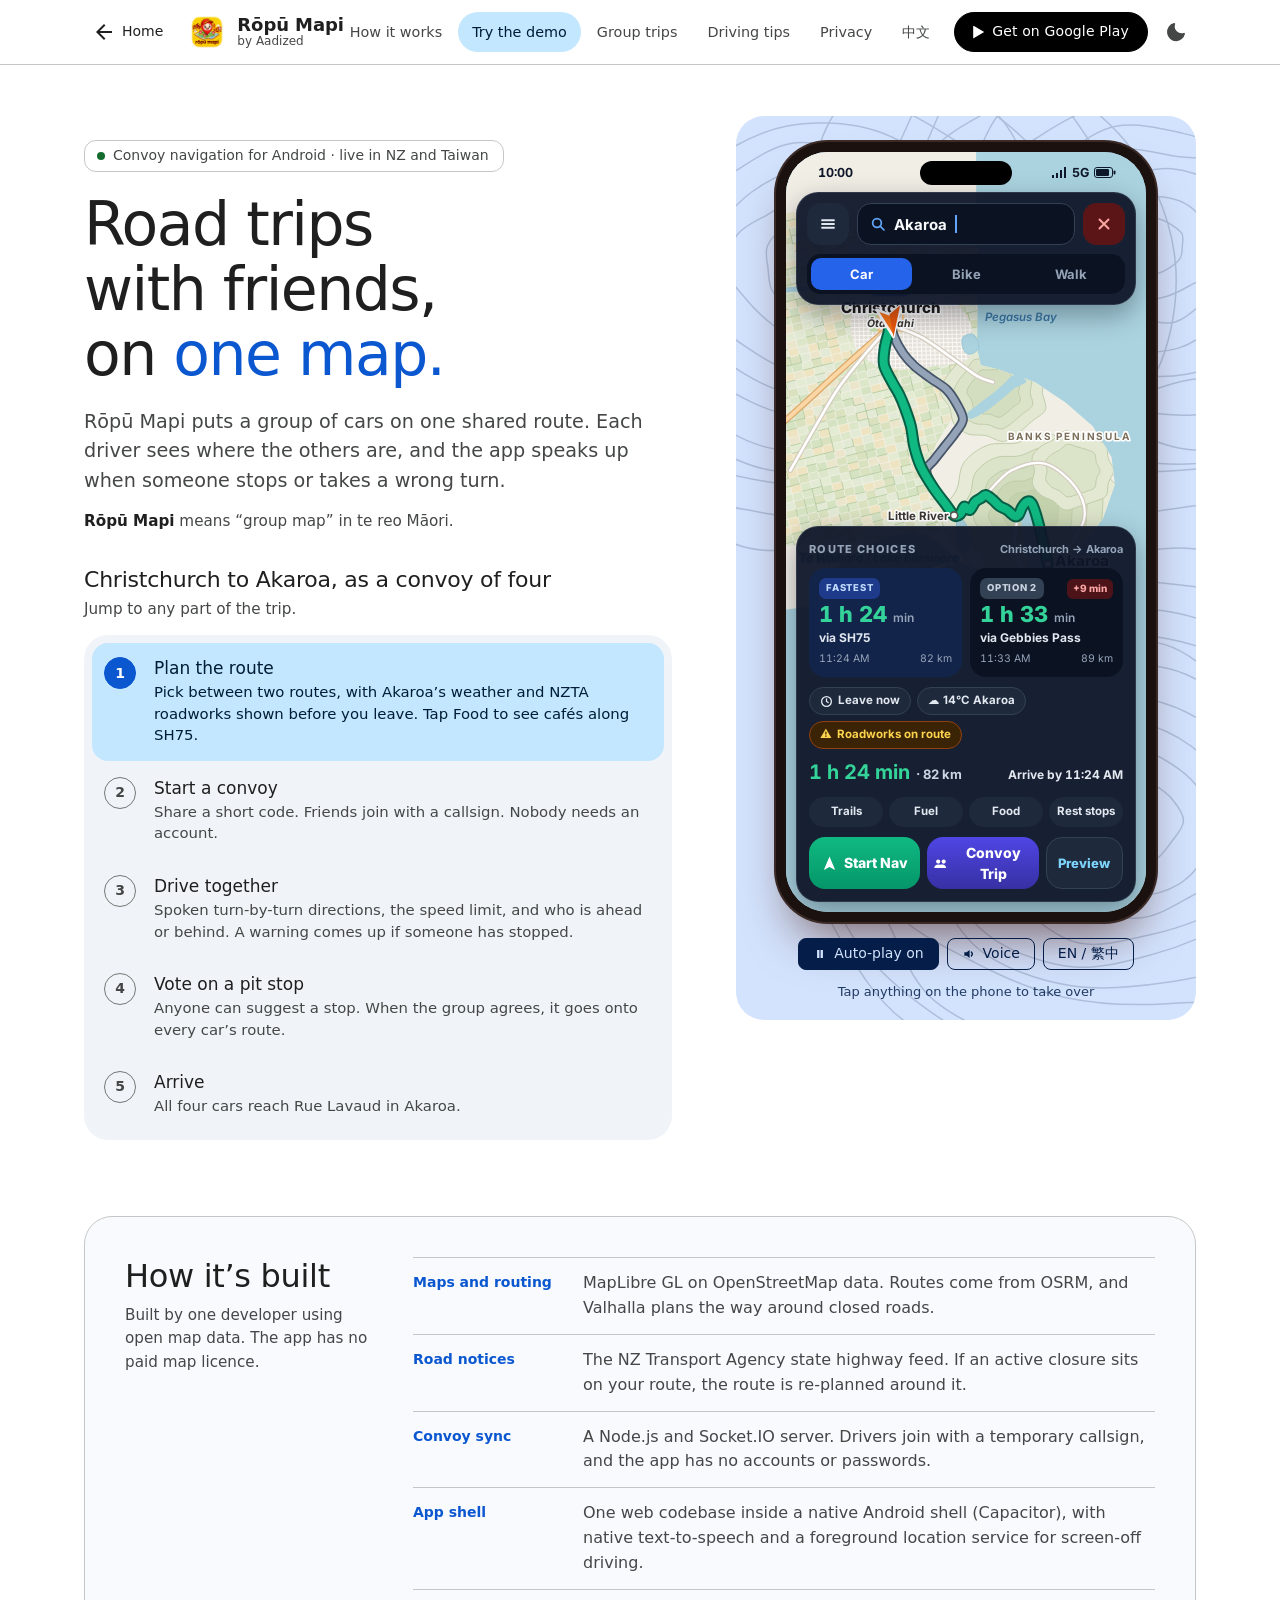
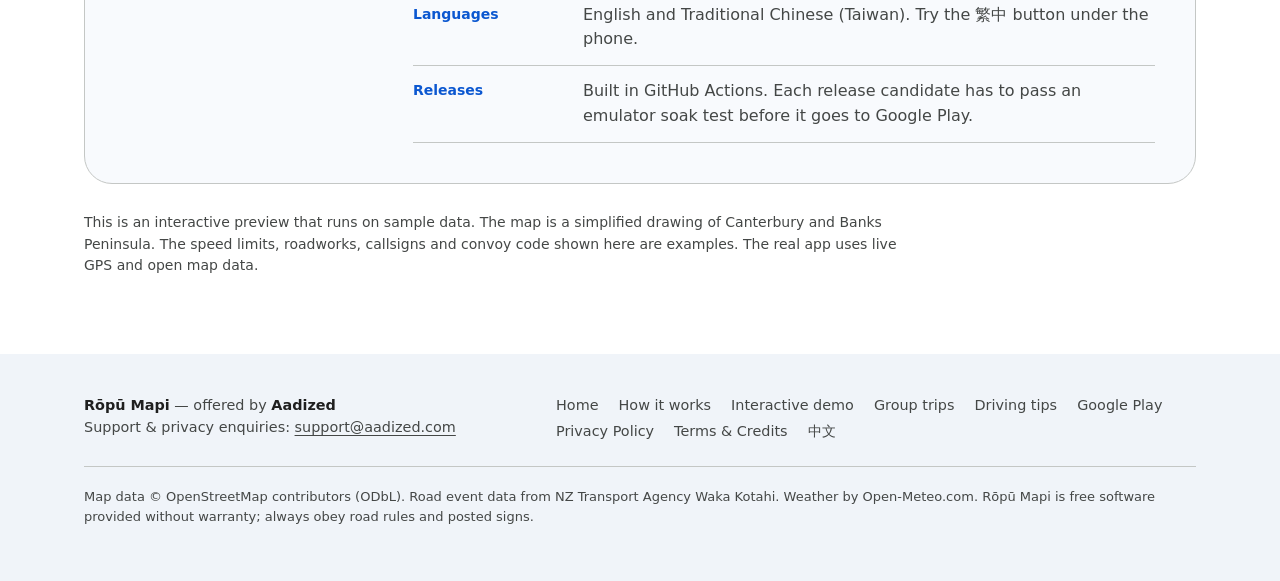
<file: demo.html>
<!doctype html>
<html lang="en-NZ">
<head>
<meta charset="utf-8">
<meta name="viewport" content="width=device-width, initial-scale=1, viewport-fit=cover">
<script>try{var t=localStorage.getItem("theme");if(t==="light"||t==="dark")document.documentElement.setAttribute("data-theme",t)}catch(e){}</script>
<title>Interactive Demo: Convoy Navigation from Christchurch to Akaroa — Rōpū Mapi</title>
<meta name="description" content="Try Rōpū Mapi in your browser: follow a four-car convoy from Christchurch to Akaroa, with shared turn-by-turn directions, stop alerts and a pit stop vote.">
<link rel="canonical" href="https://aadized.com/demo.html">
<meta property="og:type" content="website">
<meta property="og:locale" content="en_NZ">
<meta property="og:site_name" content="Rōpū Mapi by Aadized">
<meta property="og:title" content="Four cars, one map: try the Rōpū Mapi demo">
<meta property="og:description" content="Try Rōpū Mapi in your browser: follow a four-car convoy from Christchurch to Akaroa, with shared turn-by-turn directions, stop alerts and a pit stop vote.">
<meta property="og:url" content="https://aadized.com/demo.html">
<meta property="og:image" content="https://aadized.com/assets/og-demo.png">
<meta property="og:image:width" content="1200">
<meta property="og:image:height" content="630">
<meta property="og:image:alt" content="Rōpū Mapi driving screen showing four cars on one route, with the words: Four cars. One map.">
<meta name="twitter:card" content="summary_large_image">
<meta name="twitter:image" content="https://aadized.com/assets/og-demo.png">
<meta name="twitter:title" content="Four cars, one map: try the Rōpū Mapi demo">
<meta name="twitter:description" content="Try Rōpū Mapi in your browser: follow a four-car convoy from Christchurch to Akaroa, with shared turn-by-turn directions, stop alerts and a pit stop vote.">
<meta name="theme-color" content="#131314" media="(prefers-color-scheme: dark)">
<meta name="theme-color" content="#FFFFFF" media="(prefers-color-scheme: light)">
<link rel="icon" href="/favicon.ico" sizes="any">
<link rel="icon" href="/assets/aadized-favicon.svg" type="image/svg+xml">
<link rel="apple-touch-icon" href="/assets/aadized-apple-touch-icon.png">
<style>:root{padding-top:env(safe-area-inset-top,0px);padding-bottom:env(safe-area-inset-bottom,0px)}body{margin:0}img{max-width:100%}</style>
</head>
<body>
<link rel="preconnect" href="https://fonts.googleapis.com">
<link rel="preconnect" href="https://fonts.gstatic.com" crossorigin>
<link rel="stylesheet" href="https://fonts.googleapis.com/css2?family=Google+Sans+Flex:opsz,wght@6..144,400..800&family=Inter:wght@500;600;700;800&display=swap">
<link rel="stylesheet" href="/styles.css">
<style>
/* Layout: headline and tour on the left, a live phone on a brand-yellow "map" panel on the right; stacks phone-first under the headline on narrow screens */
:root{
  --bg:var(--md-bg); --surface:var(--md-surface-2); --fg:var(--md-on-surface); --muted:var(--md-on-surface-variant); --line:var(--md-outline-variant);
  --brand:var(--md-primary-container); --brand-deep:var(--md-primary); --maroon:var(--md-primary); --accent:var(--md-primary); --on-brand:var(--md-on-primary-container);
  --f-display:var(--font); --f-body:var(--font); --f-mono:var(--font);
  --f-app:"Inter",system-ui,"Segoe UI",Roboto,sans-serif;
  --shadow:none;
}

*{box-sizing:border-box}
[hidden]{display:none!important}
body{background:var(--bg);color:var(--fg);font-family:var(--f-body);font-size:16px;line-height:1.55}
a{color:inherit}
button{font:inherit;color:inherit}
:focus-visible{outline:3px solid var(--accent);outline-offset:2px}

.page{max-width:var(--container-max);margin:0 auto;padding-left:max(16px,env(safe-area-inset-left,0px));padding-right:max(16px,env(safe-area-inset-right,0px));padding-block:clamp(28px,4vw,56px) clamp(48px,6vw,80px)}
@media (min-width:720px){.page{padding-left:24px;padding-right:24px}}


.demo-hero{display:grid;grid-template-columns:minmax(0,1fr) minmax(0,460px);grid-template-areas:"copy stage" "tour stage";column-gap:64px;row-gap:34px;align-items:start}
.copy{grid-area:copy;padding-top:24px}
.stage{grid-area:stage}
.tour{grid-area:tour}
@media (max-width:900px){
  .demo-hero{grid-template-columns:minmax(0,1fr);grid-template-areas:"copy" "stage" "tour";row-gap:26px}
  .copy{padding-top:0}
}
@media (min-width:901px){.stage{position:sticky;top:max(16px,env(safe-area-inset-top,0px))}}

.demo-eyebrow{display:inline-flex;align-items:center;gap:8px;min-height:32px;padding:0 14px 0 12px;margin:0 0 20px;border-radius:var(--r-sm);border:1px solid var(--md-outline-variant);color:var(--md-on-surface-variant);font-size:.875rem;font-weight:500}
.demo-eyebrow::before{content:"";width:8px;height:8px;border-radius:50%;background:var(--g-green)}
.demo-hero h1{font-family:var(--f-display);font-weight:500;font-size:clamp(2.4rem,5.2vw,3.75rem);line-height:1.08;letter-spacing:-.025em;text-wrap:balance;margin:0 0 20px}
h1 .mark{color:var(--md-primary)}
.lede{font-size:clamp(1.05rem,1.6vw,1.2rem);max-width:34em;margin:0 0 14px;color:var(--muted)}
.name-note{color:var(--muted);font-size:.95rem;margin:0}
.name-note b{color:var(--fg)}

.tour h2{font-family:var(--f-display);font-weight:500;font-size:1.375rem;margin:0 0 4px}
.tour > p{margin:0 0 14px;color:var(--muted);font-size:.95rem}
.tour ol{list-style:none;margin:0;padding:8px;display:grid;gap:2px;background:var(--md-surface-2);border-radius:var(--r-lg)}
.tour li{border:0}
.step{display:grid;grid-template-columns:36px minmax(0,1fr);gap:14px;width:100%;text-align:left;background:none;border:0;padding:14px 12px;cursor:pointer;border-radius:var(--r-md)}
.step:hover{background:var(--md-hover)}
.step .n{width:32px;height:32px;border-radius:50%;display:grid;place-items:center;font-weight:600;font-size:.875rem;border:1px solid var(--md-outline);color:var(--muted)}
.step b{display:block;font-family:var(--f-display);font-weight:500;font-size:1.0625rem;line-height:1.35}
.step span.d{display:block;color:var(--muted);font-size:.93rem;line-height:1.45;margin-top:2px;max-width:38em}
.step[aria-current="step"]{background:var(--md-secondary-container)}
.step[aria-current="step"] .n{background:var(--md-primary);border-color:var(--md-primary);color:var(--md-on-primary)}
.step[aria-current="step"] span.d{color:var(--md-on-secondary-container)}
.step[aria-current="step"] b{color:var(--md-on-secondary-container)}
.step.done .n{border-color:transparent;background:var(--g-green-c);color:var(--g-on-green-c)}

/* stage: brand yellow panel with contour lines, phone on top */
.panel{position:relative;border-radius:var(--r-xl);background:var(--brand);color:var(--on-brand);padding:26px 18px 18px;overflow:hidden}
.panel .contours{position:absolute;inset:0;width:100%;height:100%;pointer-events:none;color:var(--on-brand);opacity:.18}
.phone-box{position:relative;margin:0 auto}
.phone{position:absolute;left:0;top:0;width:380px;height:780px;transform-origin:0 0;border-radius:52px;background:#1b1210;padding:10px;box-shadow:0 0 0 2px #3b2a26,0 30px 50px -18px rgba(60,10,0,.6)}
.panel-foot{position:relative;display:flex;flex-wrap:wrap;gap:8px;justify-content:center;margin-top:16px}
.tog{display:inline-flex;align-items:center;gap:7px;min-height:32px;padding:0 14px;border-radius:var(--r-xs);border:1px solid var(--on-brand);background:transparent;color:var(--on-brand);font-weight:500;font-size:.875rem;cursor:pointer}
.tog[aria-pressed="true"]{background:var(--on-brand);color:var(--brand);border-color:var(--on-brand)}
.tog svg{width:14px;height:14px}
.panel-note{position:relative;margin:12px 4px 0;text-align:center;font-size:.8125rem;color:var(--on-brand);opacity:.85}

.build{margin-top:clamp(48px,6vw,80px);padding:clamp(24px,4vw,40px);border-radius:var(--r-xl);background:var(--md-surface-1);border:1px solid var(--md-outline-variant);display:grid;grid-template-columns:minmax(0,260px) minmax(0,1fr);gap:28px}
@media (max-width:760px){.build{grid-template-columns:minmax(0,1fr);gap:12px}}
.build h2{font-family:var(--f-display);font-weight:500;font-size:clamp(1.5rem,2.8vw,2rem);line-height:1.2;margin:0}
.build h2 + p{color:var(--muted);margin:8px 0 0;font-size:.95rem}
.build dl{margin:0;display:grid;grid-template-columns:minmax(0,170px) minmax(0,1fr);border-top:1px solid var(--line)}
.build dt,.build dd{padding:13px 0;border-bottom:1px solid var(--line);margin:0}
.build dt{font-size:.875rem;font-weight:600;color:var(--md-primary);padding-right:16px;padding-top:14px}
.build dd{font-size:1rem;color:var(--muted)}
@media (max-width:520px){.build dl{grid-template-columns:minmax(0,1fr)}.build dt{border-bottom:0;padding-bottom:0}}

.demo-note{margin:28px 0 0;max-width:60em;color:var(--muted);font-size:.875rem}

/* ================= PHONE (its own world: the app's dark UI on a light map) ================= */
.screen{position:relative;width:360px;height:760px;border-radius:42px;overflow:hidden;background:#aad3df;font-family:var(--f-app);color:#f8fafc;-webkit-font-smoothing:antialiased;user-select:none;-webkit-user-select:none;isolation:isolate}
.screen button{cursor:pointer;border:0;font-family:var(--f-app)}
.notch{position:absolute;top:9px;left:50%;width:92px;height:24px;margin-left:-46px;background:#000;border-radius:14px;z-index:60}
.statusbar{position:absolute;top:0;left:0;right:0;height:40px;display:flex;justify-content:space-between;align-items:center;padding:0 30px 0 32px;font-size:12.5px;font-weight:700;color:#0f172a;z-index:55;pointer-events:none;font-variant-numeric:tabular-nums}
.statusbar.dark{color:#f8fafc}
.statusbar .sys{display:flex;gap:5px;align-items:center}
.map{position:absolute;left:-270px;top:-400px;width:900px;height:1400px;transform-origin:450px 920px;transition:transform .9s cubic-bezier(.3,.7,.2,1)}
.map.tilt{transform:perspective(760px) rotateX(46deg)}
.map svg{display:block}
.mlabel{font-family:var(--f-app);font-weight:700;paint-order:stroke;stroke:#fff;stroke-width:3.2px;stroke-linejoin:round;fill:#3b3631}
.mlabel.big{font-weight:800;font-size:15px;fill:#1f1b18}
.mlabel.water{fill:#3a77a3;font-style:italic;font-weight:600;stroke:#aad3df}
.mlabel.region{fill:#7b6f5a;letter-spacing:.18em;font-size:10px;font-weight:700}

.panelc{background:rgba(15,23,42,.95);border:1px solid rgba(148,163,184,.18);border-radius:22px;box-shadow:0 10px 28px rgba(2,6,23,.35)}
.ui{position:absolute;inset:0;pointer-events:none;z-index:20}
.ui > *{pointer-events:auto}

/* plan */
.topcard{position:absolute;top:40px;left:10px;right:10px;padding:10px;display:grid;gap:9px}
.toprow{display:flex;gap:8px;align-items:center}
.ibtn{width:42px;height:42px;border-radius:14px;background:#1e293b;color:#e2e8f0;display:grid;place-items:center;flex:none}
.ibtn.red{background:#5b1517;color:#fca5a5}
.ibtn svg{width:18px;height:18px}
.search{flex:1;min-width:0;height:42px;border-radius:14px;background:#0b1222;border:1px solid #334155;display:flex;align-items:center;gap:8px;padding:0 12px;font-weight:700;font-size:15px}
.search svg{width:16px;height:16px;color:#60a5fa;flex:none}
.search .caret{width:2px;height:18px;background:#60a5fa;animation:blink 1s steps(1) infinite}
@keyframes blink{50%{opacity:0}}
.modes{display:flex;gap:4px;background:#0b1222;border-radius:14px;padding:4px}
.mode{flex:1;height:32px;border-radius:10px;background:transparent;color:#94a3b8;font-weight:700;font-size:13px}
.mode.on{background:#2563eb;color:#fff}
.sheet{position:absolute;left:10px;right:10px;bottom:10px;padding:14px 12px 12px;transition:transform .5s cubic-bezier(.3,.7,.2,1)}
.sheet.lowered{transform:translateY(calc(100% - 64px))}
.sheet-h{display:flex;align-items:center;justify-content:space-between;font-size:11px;font-weight:800;letter-spacing:.12em;color:#94a3b8;margin-bottom:10px}
.routes{display:grid;grid-template-columns:1fr 1fr;gap:8px}
.rc{text-align:left;padding:10px;border-radius:16px;background:#0b1222;border:1.5px solid #1e293b;color:#f8fafc;display:grid;gap:3px}
.rc.on{border-color:#3b82f6;background:#13244a}
.rc .tag{justify-self:start;font-size:9.5px;font-weight:800;letter-spacing:.08em;padding:3px 7px;border-radius:7px;background:#1e3a8a;color:#bfdbfe}
.rc .tag.grey{background:#334155;color:#cbd5e1}
.rc .row{display:flex;justify-content:space-between;align-items:center}
.rc .plus{font-size:10px;font-weight:800;color:#fca5a5;background:#4c1418;padding:2px 6px;border-radius:6px}
.rc .tm{font-size:22px;font-weight:800;color:#34d399;font-variant-numeric:tabular-nums;line-height:1.1}
.rc .tm small{font-size:12px;color:#94a3b8;font-weight:600}
.rc .via{font-size:12px;font-weight:700;color:#e2e8f0}
.rc .meta{display:flex;justify-content:space-between;font-size:10.5px;color:#94a3b8;font-variant-numeric:tabular-nums}
.inforow{display:flex;gap:6px;margin:10px 0 8px;flex-wrap:wrap}
.pill{display:inline-flex;align-items:center;gap:5px;height:28px;padding:0 10px;border-radius:999px;background:#1e293b;border:1px solid #334155;font-size:11.5px;font-weight:700;color:#e2e8f0}
.pill.warn{background:#3b2405;border-color:#92400e;color:#fcd34d}
.pill.ok{background:#052e1f;border-color:#047857;color:#6ee7b7}
.summary{display:flex;align-items:baseline;gap:6px;font-variant-numeric:tabular-nums;margin-bottom:9px}
.summary b{font-size:20px;color:#34d399}
.summary span{font-size:13px;color:#cbd5e1;font-weight:700}
.summary .arr{margin-left:auto;font-size:12px;color:#e2e8f0}
.chips{display:flex;gap:6px;margin-bottom:10px;overflow:hidden}
.chip{flex:1;height:30px;border-radius:999px;background:#1e293b;color:#e2e8f0;font-size:11.5px;font-weight:700;white-space:nowrap;padding:0 6px}
.chip.on{background:#f59e0b;color:#1c1003}
.actions{display:grid;grid-template-columns:1.15fr 1.15fr .8fr;gap:7px}
.act{height:52px;border-radius:16px;font-weight:800;font-size:14px;color:#fff;display:flex;align-items:center;justify-content:center;gap:6px}
.act.go{background:linear-gradient(180deg,#10b981,#059669)}
.act.cv{background:linear-gradient(180deg,#4f46e5,#3730a3)}
.act.pv{background:#1e293b;color:#7dd3fc;border:1px solid #334155;font-size:13px}
.act svg{width:17px;height:17px}

/* hint pulse */
.hint{position:relative}
.hint::after{content:"";position:absolute;inset:-4px;border-radius:inherit;border:2.5px solid #fde047;animation:pulse 1.4s ease-out infinite;pointer-events:none}
@keyframes pulse{0%{opacity:1;transform:scale(.97)}100%{opacity:0;transform:scale(1.12)}}

/* convoy */
.cv-sheet{position:absolute;left:10px;right:10px;bottom:10px;padding:16px 14px 14px}
.cv-title{display:flex;align-items:center;justify-content:space-between;margin-bottom:12px}
.cv-title h3{margin:0;font-size:18px;font-weight:800}
.cv-title .x{width:34px;height:34px;border-radius:12px;background:#1e293b;color:#cbd5e1;display:grid;place-items:center}
.cv-code{display:grid;grid-template-columns:96px 1fr;gap:12px;align-items:center;background:#0b1222;border:1px solid #1e293b;border-radius:18px;padding:10px}
.qr{width:96px;height:96px;background:#fff;border-radius:10px;padding:6px}
.cv-code .lbl{font-size:11px;color:#94a3b8;font-weight:700}
.cv-code .code{font-family:"Overpass Mono",ui-monospace,monospace;font-weight:700;font-size:26px;letter-spacing:.14em;color:#fde047;line-height:1.2}
.cv-code .row2{display:flex;gap:6px;margin-top:6px}
.smallbtn{height:30px;padding:0 12px;border-radius:10px;background:#1e293b;color:#e2e8f0;font-weight:700;font-size:12px}
.members{list-style:none;margin:12px 0;padding:0;display:grid;gap:6px}
.members li{display:flex;align-items:center;gap:10px;height:40px;padding:0 10px;border-radius:12px;background:#111c33;font-size:13.5px;font-weight:700;transition:opacity .4s,transform .4s}
.members li.wait{opacity:.35}
.members li.wait .st{color:#64748b}
.members .dot{width:22px;height:22px;border-radius:50%;border:2px solid #fff;flex:none}
.members .st{margin-left:auto;font-size:11.5px;color:#6ee7b7;font-weight:700}
.members .lead{font-size:10px;padding:2px 6px;border-radius:6px;background:#1e3a8a;color:#bfdbfe;font-weight:800;letter-spacing:.05em}
.cv-start{width:100%;height:52px;border-radius:16px;background:linear-gradient(180deg,#10b981,#059669);color:#fff;font-weight:800;font-size:15px}
.cv-start:disabled{background:#1e293b;color:#64748b;cursor:default}

/* drive */
.banner{position:absolute;top:40px;left:10px;right:10px;height:96px;display:flex;align-items:center;gap:12px;padding:0 12px;border-radius:22px;background:rgba(15,23,42,.96);border:1px solid rgba(59,130,246,.35)}
.turnico{width:62px;height:62px;border-radius:16px;background:#1e3a8a;border:1.5px solid #3b82f6;display:grid;place-items:center;flex:none}
.turnico svg{width:36px;height:36px}
.bn-txt{min-width:0;flex:1}
.bn-act{font-size:12.5px;font-weight:800;color:#93c5fd;white-space:nowrap;overflow:hidden;text-overflow:ellipsis}
.bn-dist{font-size:30px;font-weight:800;line-height:1.05;font-variant-numeric:tabular-nums;letter-spacing:-.01em}
.bn-road{font-size:13px;font-weight:700;color:#cbd5e1;white-space:nowrap;overflow:hidden;text-overflow:ellipsis}
.voicebar{position:absolute;top:144px;left:10px;right:10px;min-height:40px;display:flex;align-items:center;gap:9px;padding:8px 12px;border-radius:14px;background:rgba(30,41,59,.92);font-size:12.5px;font-weight:700;color:#e2e8f0;transition:opacity .4s}
.voicebar svg{width:16px;height:16px;color:#a78bfa;flex:none}
.voicebar.off{opacity:0}
.toast{position:absolute;top:192px;left:10px;right:10px;display:flex;gap:10px;align-items:flex-start;padding:11px 12px;border-radius:16px;background:rgba(15,23,42,.97);border:1px solid #334155;transform:translateY(-8px);opacity:0;transition:opacity .35s,transform .35s;pointer-events:none}
.toast.show{opacity:1;transform:none}
.toast .ti{font-size:18px;line-height:1.2;flex:none}
.toast b{display:block;font-size:13px}
.toast span{display:block;font-size:11.5px;color:#cbd5e1;font-weight:600;margin-top:1px}
.toast.warn{border-color:#b45309;background:rgba(41,25,5,.97)}
.toast.bad{border-color:#b91c1c;background:rgba(46,10,12,.97)}
.toast.good{border-color:#047857;background:rgba(3,34,24,.97)}
.mchips{position:absolute;left:10px;top:262px;display:grid;gap:5px;pointer-events:none}
.mchip{display:flex;align-items:center;gap:6px;height:26px;padding:0 9px 0 4px;border-radius:999px;background:rgba(15,23,42,.9);font-size:11px;font-weight:700;color:#e2e8f0;font-variant-numeric:tabular-nums}
.mchip i{width:18px;height:18px;border-radius:50%;border:2px solid #fff;display:block}
.mchip.bad{background:rgba(127,29,29,.95)}
.side{position:absolute;right:10px;top:330px;display:grid;gap:8px}
.sbtn{width:64px;height:62px;border-radius:16px;background:rgba(15,23,42,.94);color:#f8fafc;display:grid;place-items:center;align-content:center;gap:3px;font-size:9px;font-weight:800;letter-spacing:.04em}
.sbtn svg{width:22px;height:22px}
.sbtn.on{background:#1e3a8a}
.speedo{position:absolute;left:10px;bottom:108px;display:flex;align-items:flex-end;gap:6px;pointer-events:none}
.gauge{width:74px;height:74px;border-radius:50%;background:#0f172a;border:3px solid #3b82f6;display:grid;place-items:center;align-content:center;line-height:1}
.gauge b{font-size:28px;font-weight:800;font-variant-numeric:tabular-nums}
.gauge span{font-size:9px;font-weight:700;color:#94a3b8;margin-top:2px}
.gauge.over{border-color:#ef4444}
.limit{position:relative;width:56px;height:56px;border-radius:50%;background:#fff;border:6px solid #dc2626;display:grid;place-items:center;color:#111;font-weight:800;font-size:21px;font-variant-numeric:tabular-nums;margin-bottom:22px}
.limit::before{content:attr(data-l);position:absolute;top:-17px;left:50%;transform:translateX(-50%);background:#0f172a;color:#fde047;font-size:8.5px;letter-spacing:.06em;padding:2px 6px;border-radius:6px}
.bottombar{position:absolute;left:10px;right:10px;bottom:10px;height:88px;display:flex;align-items:center;gap:12px;padding:0 12px}
.eta b{display:block;font-size:24px;font-weight:800;line-height:1;font-variant-numeric:tabular-nums}
.eta span{font-size:10px;color:#94a3b8;font-weight:700;letter-spacing:.08em}
.vr{width:1px;height:48px;background:#334155}
.rem b{display:block;font-size:20px;font-weight:800;color:#34d399;line-height:1.05;font-variant-numeric:tabular-nums}
.rem span{font-size:12px;color:#e2e8f0;font-weight:700;font-variant-numeric:tabular-nums}
.exit{margin-left:auto;height:52px;padding:0 16px;border-radius:16px;background:#4c1418;border:1.5px solid #b91c1c;color:#fca5a5;font-weight:800;font-size:14px}

/* vote modal */
.scrim{position:absolute;inset:0;background:rgba(2,6,23,.45);z-index:40;display:grid;place-items:end center;padding:10px;opacity:0;transition:opacity .3s}
.scrim.show{opacity:1}
.vote{width:100%;padding:16px 14px 14px;transform:translateY(20px);transition:transform .35s}
.scrim.show .vote{transform:none}
.vote .k{font-size:11px;font-weight:800;letter-spacing:.12em;color:#fbbf24}
.vote h3{margin:6px 0 2px;font-size:19px;font-weight:800}
.vote .sub{font-size:12px;color:#cbd5e1;font-weight:600}
.vote .by{display:flex;align-items:center;gap:7px;margin-top:10px;font-size:12px;color:#e2e8f0;font-weight:700}
.vote .by i{width:16px;height:16px;border-radius:50%;border:2px solid #fff;display:block}
.tally{display:flex;gap:5px;margin:12px 0 6px}
.tally span{flex:1;height:8px;border-radius:4px;background:#1e293b;transition:background .3s}
.tally span.y{background:#10b981}
.tally span.n{background:#ef4444}
.vote .tl{font-size:11.5px;color:#94a3b8;font-weight:700;margin-bottom:12px;font-variant-numeric:tabular-nums}
.vote .btns{display:grid;grid-template-columns:1.4fr 1fr;gap:8px}
.vote .yes{height:50px;border-radius:15px;background:linear-gradient(180deg,#10b981,#059669);color:#fff;font-weight:800;font-size:15px}
.vote .no{height:50px;border-radius:15px;background:#1e293b;color:#e2e8f0;font-weight:700;font-size:14px}

/* arrive */
.ar-sheet{position:absolute;left:10px;right:10px;bottom:10px;padding:18px 14px 14px}
.ar-sheet .k{font-size:11px;font-weight:800;letter-spacing:.12em;color:#6ee7b7}
.ar-sheet h3{margin:4px 0 0;font-size:26px;font-weight:800;letter-spacing:-.01em}
.ar-sheet .place{font-size:13px;color:#cbd5e1;font-weight:600}
.stats{display:grid;grid-template-columns:repeat(3,1fr);gap:6px;margin:14px 0 10px}
.stats div{background:#0b1222;border:1px solid #1e293b;border-radius:14px;padding:9px 10px}
.stats b{display:block;font-size:17px;font-weight:800;font-variant-numeric:tabular-nums}
.stats span{font-size:10.5px;color:#94a3b8;font-weight:700}
.arr-convoy{display:flex;align-items:center;gap:8px;font-size:12.5px;font-weight:700;color:#e2e8f0;margin-bottom:12px}
.arr-convoy .dots{display:flex}
.arr-convoy .dots i{width:20px;height:20px;border-radius:50%;border:2px solid #0f172a;margin-left:-5px;display:block}
.arr-convoy .dots i:first-child{margin-left:0}
.again{width:100%;height:50px;border-radius:15px;background:#2563eb;color:#fff;font-weight:800;font-size:14.5px}

/* plan toast (reuses .toast but lower) */
.ptoast{top:150px}

/* video (1080×1350) and link-preview (1200×630) frames */
.vhead,.vcap,.ogcopy,.endcard{display:none}
.vmode body{background:#ffd21f}
.vmode .masthead,.vmode .copy,.vmode .tour,.vmode .build,.vmode footer,.vmode .panel-foot,.vmode .panel-note{display:none}
.vmode .page{max-width:none;padding:0}
.vmode .hero{display:block}
.vmode .panel{border-radius:0;box-shadow:none;margin:0;position:relative}
.vmode-video .panel{width:1080px;height:1350px;padding:0}
.vmode-video .vhead{display:flex;position:absolute;top:44px;left:60px;align-items:center;gap:14px;font-family:var(--f-display);font-weight:900;font-size:30px;color:#3a0906;z-index:2}
.vhead img{width:58px;height:58px;border-radius:15px}
.vmode-video .vcap{display:block;position:absolute;top:120px;left:60px;right:60px;margin:0;font-family:var(--f-display);font-weight:900;font-size:62px;line-height:1.02;letter-spacing:-.025em;color:#3a0906;text-wrap:balance;z-index:2;min-height:128px}
.vcap.in{animation:capin .5s cubic-bezier(.2,.8,.2,1)}
@keyframes capin{from{opacity:0;transform:translateY(16px)}to{opacity:1;transform:none}}
.vmode-video .phone-box{position:absolute;left:50%;top:268px;margin:0;transform:translateX(-50%)}
.vmode-video .endcard{display:grid;position:absolute;inset:0;z-index:5;background:#ffd21f;place-content:center;justify-items:center;text-align:center;color:#3a0906;opacity:0;transition:opacity .6s;pointer-events:none}
.endcard.show{opacity:1}
.endcard img{width:220px;height:220px;border-radius:52px;box-shadow:0 30px 60px -20px rgba(80,20,10,.5)}
.endcard p{margin:0}
.ec-h{font-family:var(--f-display);font-weight:900;font-size:96px;letter-spacing:-.03em;margin-top:34px!important;line-height:1}
.ec-s{font-size:38px;font-weight:600;margin-top:14px!important}
.ec-p{font-family:var(--f-mono);font-size:26px;margin-top:54px!important;letter-spacing:.02em}
.ec-u{margin-top:22px!important;font-family:var(--f-display);font-weight:900;font-size:44px;background:#3a0906;color:#ffd21f;padding:14px 30px;border-radius:999px}
.vmode-og .panel{width:1200px;height:630px;padding:0}
.vmode-og .ogcopy{display:block;position:absolute;left:70px;top:70px;width:600px;color:#3a0906;z-index:2}
.vmode-og .ogcopy .vhead{display:flex;align-items:center;gap:14px;font-family:var(--f-display);font-weight:900;font-size:30px}
.og-h{font-family:var(--f-display);font-weight:900;font-size:92px;line-height:.95;letter-spacing:-.035em;margin:34px 0 22px}
.og-s{font-size:28px;font-weight:600;line-height:1.3;margin:0 0 26px;max-width:16em}
.og-u{display:inline-block;margin:0;font-family:var(--f-display);font-weight:900;font-size:30px;background:#3a0906;color:#ffd21f;padding:10px 24px;border-radius:999px}
.vmode-og .phone-box{position:absolute;right:120px;top:40px;margin:0}

@media (prefers-reduced-motion: reduce){
  .hint::after,.search .caret{animation:none}
  .map,.sheet,.toast,.scrim,.vote{transition:none}
}
</style>

<a class="skip-link" href="#main-content">Skip to main content</a>
<header class="site-header">
    <div class="container header-inner">
      <a class="back-link" href="/" aria-label="Back to the home page"><svg viewBox="0 0 24 24" aria-hidden="true"><path fill="currentColor" d="m7.83 13 5.6 5.6L12 20l-8-8 8-8 1.43 1.4-5.6 5.6H20v2H7.83Z"/></svg><span>Home</span></a>
      <a class="brand-link" href="/">
        <img class="brand-logo" src="/assets/logo-80.png" width="36" height="36" alt="Rōpū Mapi icon">
        <span class="brand-text">
          <span class="brand-name">Rōpū Mapi</span>
          <span class="brand-by">by Aadized</span>
        </span>
      </a>
      <button class="nav-toggle" type="button" data-nav-toggle aria-expanded="false" aria-controls="primary-nav">Menu</button>
      <nav class="nav-links" id="primary-nav" data-nav-links aria-label="Primary navigation">
        <a href="/convoy-mode.html">How it works</a>
        <a href="/demo.html" aria-current="page">Try the demo</a>
        <a href="/group-road-trips.html">Group trips</a>
        <a href="/how-to-drive-in-convoy.html">Driving tips</a>
        <a href="/privacy.html">Privacy</a>
        <a href="/zh-tw/" lang="zh-Hant" hreflang="zh-Hant">中文</a>
        <a class="btn btn-primary btn-sm" href="https://play.google.com/store/apps/details?id=app.ropumapi.convoy" target="_blank" rel="noopener noreferrer">Get on Google Play</a>
      </nav>
    </div>
  </header>

<div class="page">

  <main class="demo-hero" id="main-content">
    <div class="copy">
      <p class="demo-eyebrow">Convoy navigation for Android · live in NZ and Taiwan</p>
      <h1>Road trips with friends, on <span class="mark">one map.</span></h1>
      <p class="lede">Rōpū Mapi puts a group of cars on one shared route. Each driver sees where the others are, and the app speaks up when someone stops or takes a wrong turn.</p>
      <p class="name-note"><b>Rōpū Mapi</b> means “group map” in te reo Māori.</p>
    </div>

    <div class="stage">
      <div class="panel">
        <div class="vhead" aria-hidden="true"><img src="/assets/icon-512.png" alt=""><span>Rōpū Mapi</span></div>
        <p class="vcap" id="vcap" aria-hidden="true"></p>
        <div class="ogcopy" aria-hidden="true">
          <div class="vhead"><img src="/assets/icon-512.png" alt=""><span>Rōpū Mapi</span></div>
          <p class="og-h">Four cars.<br>One map.</p>
          <p class="og-s">Try the interactive demo: a convoy from Christchurch to Akaroa.</p>
          <p class="og-u">aadized.com/demo</p>
        </div>
        <div class="endcard" id="endcard" aria-hidden="true">
          <img src="/assets/icon-512.png" alt="">
          <p class="ec-h">Rōpū Mapi</p>
          <p class="ec-s">Convoy navigation for group road trips</p>
          <p class="ec-p">Free on Google Play · New Zealand &amp; Taiwan</p>
          <p class="ec-u">Try the demo: aadized.com/demo</p>
        </div>
        <svg class="contours" viewBox="0 0 400 800" preserveAspectRatio="xMidYMid slice" aria-hidden="true" id="contours"></svg>
        <div class="phone-box" id="phoneBox">
          <div class="phone" id="phone">
            <div class="screen" id="screen" role="application" aria-label="Interactive Rōpū Mapi preview">
              <div class="notch"></div>
              <div class="statusbar" id="statusbar"><span id="clock">10:00</span><span class="sys">
                <svg width="16" height="11" viewBox="0 0 16 11" aria-hidden="true"><path fill="currentColor" d="M1 8h2v3H1zM5 6h2v5H5zM9 3h2v8H9zM13 0h2v11h-2z"/></svg>
                <span>5G</span>
                <svg width="22" height="11" viewBox="0 0 22 11" aria-hidden="true"><rect x=".5" y=".5" width="18" height="10" rx="2.5" fill="none" stroke="currentColor"/><rect x="2" y="2" width="13" height="7" rx="1.3" fill="currentColor"/><rect x="19.5" y="3.5" width="2" height="4" rx="1" fill="currentColor"/></svg>
              </span></div>

              <div class="map" id="map"><svg id="mapSvg" width="900" height="1400" viewBox="0 0 900 1400" aria-hidden="true"><g id="cam"></g></svg></div>

              <!-- PLAN -->
              <div class="ui" id="uiPlan">
                <div class="topcard panelc">
                  <div class="toprow">
                    <button class="ibtn" aria-label="Menu" data-toast="menu"><svg viewBox="0 0 24 24"><path d="M4 7h16M4 12h16M4 17h16" stroke="currentColor" stroke-width="2.4" stroke-linecap="round"/></svg></button>
                    <div class="search"><svg viewBox="0 0 24 24"><circle cx="10.5" cy="10.5" r="6.5" fill="none" stroke="currentColor" stroke-width="2.6"/><path d="M15.5 15.5 21 21" stroke="currentColor" stroke-width="2.6" stroke-linecap="round"/></svg><span id="searchTxt">Akaroa</span><i class="caret"></i></div>
                    <button class="ibtn red" aria-label="Clear" data-toast="clear"><svg viewBox="0 0 24 24"><path d="M6 6l12 12M18 6 6 18" stroke="currentColor" stroke-width="2.6" stroke-linecap="round"/></svg></button>
                  </div>
                  <div class="modes" role="group">
                    <button class="mode on" data-mode="car" data-t="Car">Car</button>
                    <button class="mode" data-mode="bike" data-t="Bike">Bike</button>
                    <button class="mode" data-mode="walk" data-t="Walk">Walk</button>
                  </div>
                </div>
                <div class="ptoast toast" id="planToast"><span class="ti"></span><div><b></b><span></span></div></div>
                <div class="sheet panelc" id="planSheet">
                  <div class="sheet-h"><span data-t="ROUTE CHOICES">ROUTE CHOICES</span><span id="sheetFrom" style="letter-spacing:0;font-weight:700">Christchurch → Akaroa</span></div>
                  <div class="routes">
                    <button class="rc on" data-route="main">
                      <span class="tag" data-t="FASTEST">FASTEST</span>
                      <span class="tm" id="rcMainT">1 h 24 <small>min</small></span>
                      <span class="via" id="rcMainVia">via SH75</span>
                      <span class="meta"><span id="rcMainEta">11:24 AM</span><span id="rcMainKm">82 km</span></span>
                    </button>
                    <button class="rc" data-route="alt">
                      <span class="row"><span class="tag grey" data-t="OPTION 2">OPTION 2</span><span class="plus">+9 min</span></span>
                      <span class="tm" id="rcAltT">1 h 33 <small>min</small></span>
                      <span class="via" id="rcAltVia">via Gebbies Pass</span>
                      <span class="meta"><span id="rcAltEta">11:33 AM</span><span id="rcAltKm">79 km</span></span>
                    </button>
                  </div>
                  <div class="inforow">
                    <span class="pill"><svg width="13" height="13" viewBox="0 0 24 24" aria-hidden="true"><circle cx="12" cy="12" r="9" fill="none" stroke="currentColor" stroke-width="2.4"/><path d="M12 7v5l3 2" stroke="currentColor" stroke-width="2.4" fill="none" stroke-linecap="round"/></svg><span data-t="Leave now">Leave now</span></span>
                    <span class="pill">☁ 14°C Akaroa</span>
                    <span class="pill warn" id="rwPill">⚠ <span data-t="Roadworks on route">Roadworks on route</span></span>
                  </div>
                  <div class="summary"><b id="sumT">1 h 24 min</b><span id="sumKm">· 82 km</span><span class="arr" id="sumArr">Arrive by 11:24 AM</span></div>
                  <div class="chips">
                    <button class="chip" data-cat="trails" data-t="Trails">Trails</button>
                    <button class="chip" data-cat="fuel" data-t="Fuel">Fuel</button>
                    <button class="chip" data-cat="food" data-t="Food">Food</button>
                    <button class="chip" data-cat="rest" data-t="Rest stops">Rest stops</button>
                  </div>
                  <div class="actions">
                    <button class="act go" id="btnGo"><svg viewBox="0 0 24 24" aria-hidden="true"><path fill="currentColor" d="M12 2 20 21l-8-4-8 4z"/></svg><span data-t="Start Nav">Start Nav</span></button>
                    <button class="act cv" id="btnConvoy"><svg viewBox="0 0 24 24" aria-hidden="true"><circle cx="8" cy="9" r="3.2" fill="currentColor"/><circle cx="16.5" cy="9" r="3.2" fill="currentColor"/><path fill="currentColor" d="M2 19c0-3.3 2.7-5.5 6-5.5s6 2.2 6 5.5zM12.5 19c.3-2.2-.6-4-2-5.1 1.8-.6 6.5-.9 8.5 1.5 1 1.1 1.2 2.4 1.2 3.6z"/></svg><span data-t="Convoy Trip">Convoy Trip</span></button>
                    <button class="act pv" id="btnPreview" data-t="Preview">Preview</button>
                  </div>
                </div>
              </div>

              <!-- CONVOY -->
              <div class="ui" id="uiConvoy" hidden>
                <div class="cv-sheet panelc">
                  <div class="cv-title"><h3 data-t="Convoy ready">Convoy ready</h3><button class="x" id="cvClose" aria-label="Close"><svg width="16" height="16" viewBox="0 0 24 24"><path d="M6 6l12 12M18 6 6 18" stroke="currentColor" stroke-width="2.6" stroke-linecap="round"/></svg></button></div>
                  <div class="cv-code">
                    <svg class="qr" id="qr" viewBox="0 0 25 25" aria-label="Sample QR code"></svg>
                    <div>
                      <div class="lbl" data-t="Share this code with your group">Share this code with your group</div>
                      <div class="code">KMRTWP</div>
                      <div class="row2"><button class="smallbtn" id="btnCopy" data-t="Copy">Copy</button><button class="smallbtn" data-toast="share" data-t="Share">Share</button></div>
                    </div>
                  </div>
                  <ul class="members" id="memberList"></ul>
                  <button class="cv-start" id="btnStartConvoy" disabled data-t="Waiting for others…">Waiting for others…</button>
                </div>
              </div>

              <!-- DRIVE -->
              <div class="ui" id="uiDrive" hidden>
                <div class="banner">
                  <div class="turnico" id="turnIco"></div>
                  <div class="bn-txt">
                    <div class="bn-act" id="bnAct">Bear right</div>
                    <div class="bn-dist" id="bnDist">In 850 m</div>
                    <div class="bn-road" id="bnRoad">Halswell Road (SH75)</div>
                  </div>
                </div>
                <div class="voicebar off" id="voicebar"><svg viewBox="0 0 24 24" aria-hidden="true"><path fill="currentColor" d="M4 9h4l5-4v14l-5-4H4z"/><path d="M16 8.5a5 5 0 0 1 0 7M18.5 6a8.5 8.5 0 0 1 0 12" stroke="currentColor" stroke-width="2" fill="none" stroke-linecap="round"/></svg><span id="voiceTxt"></span></div>
                <div class="toast" id="toast"><span class="ti"></span><div><b></b><span></span></div></div>
                <div class="mchips" id="mchips"></div>
                <div class="side">
                  <button class="sbtn" id="btnAlerts"><svg viewBox="0 0 24 24" aria-hidden="true"><path fill="#fbbf24" d="M12 3a6 6 0 0 0-6 6v4l-2 3h16l-2-3V9a6 6 0 0 0-6-6z"/><circle cx="12" cy="19.5" r="2" fill="#fbbf24"/></svg><span id="alertLvl">MODERATE</span></button>
                  <button class="sbtn" id="btnRecenter"><svg viewBox="0 0 24 24" aria-hidden="true"><circle cx="12" cy="12" r="6" fill="none" stroke="#38bdf8" stroke-width="2.4"/><circle cx="12" cy="12" r="2.4" fill="#38bdf8"/><path d="M12 2v4M12 18v4M2 12h4M18 12h4" stroke="#38bdf8" stroke-width="2.4" stroke-linecap="round"/></svg><span data-t="RECENTER">RECENTER</span></button>
                  <button class="sbtn on" id="btn3d"><svg viewBox="0 0 24 24" aria-hidden="true"><path fill="#f87171" d="M3 12 12 7v10z"/><path fill="#e2e8f0" d="M21 12 12 7v10z"/></svg><span id="lbl3d">3D</span></button>
                  <button class="sbtn" id="btnVoiceIn" aria-label="Voice"><svg viewBox="0 0 24 24" aria-hidden="true"><path fill="#a78bfa" d="M4 9h4l5-4v14l-5-4H4z"/><path d="M16 8.5a5 5 0 0 1 0 7" stroke="#a78bfa" stroke-width="2" fill="none" stroke-linecap="round"/></svg><span id="lblVoiceIn">VOICE OFF</span></button>
                </div>
                <div class="speedo">
                  <div class="gauge" id="gauge"><b id="spd">0</b><span>km/h</span></div>
                  <div class="limit" id="limit" data-l="LIMIT">50</div>
                </div>
                <div class="bottombar panelc">
                  <div class="eta"><b id="etaT">11:24</b><span data-t="ETA">ETA</span></div>
                  <div class="vr"></div>
                  <div class="rem"><b id="remT">84 min</b><span id="remKm">82.0 km</span></div>
                  <button class="exit" id="btnExit">✕ <span data-t="Exit">Exit</span></button>
                </div>
              </div>

              <!-- VOTE -->
              <div class="scrim" id="voteScrim" hidden>
                <div class="vote panelc" role="dialog" aria-label="Pit stop vote">
                  <div class="k" data-t="PIT STOP PROPOSED">PIT STOP PROPOSED</div>
                  <h3>Hilltop Tavern</h3>
                  <div class="sub" data-t="Café and lookout above Akaroa Harbour · on route">Café and lookout above Akaroa Harbour · on route</div>
                  <div class="by"><i style="background:#6d28d9"></i><span id="voteBy">Suggested by Tūī</span></div>
                  <div class="tally" id="tally"><span></span><span></span><span></span><span></span></div>
                  <div class="tl" id="tallyTxt"></div>
                  <div class="btns"><button class="yes" id="voteYes" data-t="Vote yes">Vote yes</button><button class="no" id="voteNo" data-t="No thanks">No thanks</button></div>
                </div>
              </div>

              <!-- ARRIVE -->
              <div class="ui" id="uiArrive" hidden>
                <div class="ar-sheet panelc">
                  <div class="k" data-t="DESTINATION REACHED">DESTINATION REACHED</div>
                  <h3 data-t="You've arrived">You've arrived</h3>
                  <div class="place">Rue Lavaud, Akaroa</div>
                  <div class="stats">
                    <div><b id="stKm">82.0 km</b><span data-t="Distance">Distance</span></div>
                    <div><b id="stTime">1 h 27</b><span data-t="Drive time">Drive time</span></div>
                    <div><b id="stStops">1</b><span data-t="Pit stops">Pit stops</span></div>
                  </div>
                  <div class="arr-convoy"><span class="dots"><i style="background:#16a34a"></i><i style="background:#6d28d9"></i><i style="background:#2563eb"></i><i style="background:#b45309"></i></span><span id="arrConvoy">Convoy: 4 of 4 arrived</span></div>
                  <button class="again" id="btnAgain" data-t="Plan another trip">Plan another trip</button>
                </div>
              </div>
            </div>
          </div>
        </div>
        <div class="panel-foot">
          <button class="tog" id="togAuto" aria-pressed="true"><svg viewBox="0 0 24 24" aria-hidden="true" id="autoIco"><path fill="currentColor" d="M7 5h4v14H7zM13 5h4v14h-4z"/></svg><span id="autoLbl">Auto-play on</span></button>
          <button class="tog" id="togVoice" aria-pressed="false"><svg viewBox="0 0 24 24" aria-hidden="true"><path fill="currentColor" d="M4 9h4l5-4v14l-5-4H4z"/><path d="M16 8.5a5 5 0 0 1 0 7" stroke="currentColor" stroke-width="2.2" fill="none" stroke-linecap="round"/></svg>Voice</button>
          <button class="tog" id="togLang" aria-pressed="false">EN / 繁中</button>
        </div>
        <p class="panel-note">Tap anything on the phone to take over</p>
      </div>
    </div>

    <section class="tour" aria-labelledby="tourH">
      <h2 id="tourH">Christchurch to Akaroa, as a convoy of four</h2>
      <p>Jump to any part of the trip.</p>
      <ol id="tour">
        <li><button class="step" data-go="plan"><span class="n">1</span><span><b>Plan the route</b><span class="d">Pick between two routes, with Akaroa’s weather and NZTA roadworks shown before you leave. Tap Food to see cafés along SH75.</span></span></button></li>
        <li><button class="step" data-go="convoy"><span class="n">2</span><span><b>Start a convoy</b><span class="d">Share a short code. Friends join with a callsign. Nobody needs an account.</span></span></button></li>
        <li><button class="step" data-go="drive"><span class="n">3</span><span><b>Drive together</b><span class="d">Spoken turn-by-turn directions, the speed limit, and who is ahead or behind. A warning comes up if someone has stopped.</span></span></button></li>
        <li><button class="step" data-go="pit"><span class="n">4</span><span><b>Vote on a pit stop</b><span class="d">Anyone can suggest a stop. When the group agrees, it goes onto every car’s route.</span></span></button></li>
        <li><button class="step" data-go="arrive"><span class="n">5</span><span><b>Arrive</b><span class="d">All four cars reach Rue Lavaud in Akaroa.</span></span></button></li>
      </ol>
    </section>
  </main>

  <section class="build" aria-labelledby="buildH">
    <div>
      <h2 id="buildH">How it’s built</h2>
      <p>Built by one developer using open map data. The app has no paid map licence.</p>
    </div>
    <dl>
      <dt>Maps and routing</dt><dd>MapLibre GL on OpenStreetMap data. Routes come from OSRM, and Valhalla plans the way around closed roads.</dd>
      <dt>Road notices</dt><dd>The NZ Transport Agency state highway feed. If an active closure sits on your route, the route is re-planned around it.</dd>
      <dt>Convoy sync</dt><dd>A Node.js and Socket.IO server. Drivers join with a temporary callsign, and the app has no accounts or passwords.</dd>
      <dt>App shell</dt><dd>One web codebase inside a native Android shell (Capacitor), with native text-to-speech and a foreground location service for screen-off driving.</dd>
      <dt>Languages</dt><dd>English and Traditional Chinese (Taiwan). Try the 繁中 button under the phone.</dd>
      <dt>Releases</dt><dd>Built in GitHub Actions. Each release candidate has to pass an emulator soak test before it goes to Google Play.</dd>
    </dl>
  </section>

  <p class="demo-note">This is an interactive preview that runs on sample data. The map is a simplified drawing of Canterbury and Banks Peninsula. The speed limits, roadworks, callsigns and convoy code shown here are examples. The real app uses live GPS and open map data.</p>
</div>

<footer class="site-footer">
    <div class="container">
      <div class="footer-grid">
        <div class="footer-brand">
          <strong>Rōpū Mapi</strong> &mdash; offered by <strong>Aadized</strong>
          <div>Support &amp; privacy enquiries: <a href="mailto:support@aadized.com">support@aadized.com</a></div>
        </div>
        <nav class="footer-links" aria-label="Footer navigation">
          <a href="/">Home</a>
          <a href="/convoy-mode.html">How it works</a>
          <a href="/demo.html">Interactive demo</a>
          <a href="/group-road-trips.html">Group trips</a>
          <a href="/how-to-drive-in-convoy.html">Driving tips</a>
          <a href="https://play.google.com/store/apps/details?id=app.ropumapi.convoy" target="_blank" rel="noopener noreferrer">Google Play</a>
          <a href="/privacy.html">Privacy Policy</a>
          <a href="/terms.html">Terms &amp; Credits</a>
          <a href="/zh-tw/" lang="zh-Hant" hreflang="zh-Hant">中文</a>
        </nav>
      </div>
      <p class="footer-note">Map data &copy; OpenStreetMap contributors (ODbL). Road event data from NZ Transport Agency Waka Kotahi. Weather by Open-Meteo.com. Rōpū Mapi is free software provided without warranty; always obey road rules and posted signs.</p>
    </div>
  </footer>

<script>
(() => {
'use strict';
const MODE = (location.hash || '').replace('#', '');
const VIDEO = MODE === 'video' || MODE === 'og';
if (VIDEO) document.documentElement.classList.add('vmode', 'vmode-' + MODE);
const $ = s => document.querySelector(s);
const $$ = s => Array.from(document.querySelectorAll(s));
const NS = 'http://www.w3.org/2000/svg';
const mk = (tag, attrs, parent) => { const e = document.createElementNS(NS, tag); if (attrs) for (const k in attrs) e.setAttribute(k, attrs[k]); if (parent) parent.appendChild(e); return e; };

/* ---------------- i18n ---------------- */
let lang = 'en';
const ZH = {
  'Car':'汽車','Bike':'自行車','Walk':'步行','ROUTE CHOICES':'路線選擇','FASTEST':'最快','OPTION 2':'選項 2',
  'Leave now':'現在出發','Roadworks on route':'路線上有道路施工','Trails':'步道','Fuel':'加油站','Food':'餐飲','Rest stops':'休息區',
  'Start Nav':'開始導航','Convoy Trip':'車隊旅程','Preview':'預覽','Convoy ready':'車隊已就緒','Share this code with your group':'將此代碼分享給您的團隊',
  'Copy':'複製','Share':'分享','Waiting for others…':'等待其他成員…','Start convoy drive':'開始車隊導航','Leader':'領隊','joined':'已加入','waiting':'等待中',
  'RECENTER':'置中','ETA':'抵達','Exit':'結束','PIT STOP PROPOSED':'已提議休息站','Café and lookout above Akaroa Harbour · on route':'阿卡羅阿港上方的咖啡館與觀景點 · 位於路線上',
  'Vote yes':'贊成','No thanks':'不用了','DESTINATION REACHED':'已抵達目的地',"You've arrived":'您已抵達','Distance':'距離','Drive time':'行車時間','Pit stops':'休息站',
  'Plan another trip':'規劃另一趟旅程','via {r}':'經由 {r}','Arrive by {t}':'預計 {t} 抵達','In {d}':'{d} 後',
  'Bear right':'靠右行駛','Continue straight':'繼續直行','Keep right':'靠右','Keep left':'靠左','Arrive':'抵達','Pit stop':'休息站',
  'Starting navigation to {dest}. Follow designated route.':'開始導航至 {dest}。請依照指定路線行駛。',
  'In {d}, {a} onto {r}.':'{d} 後，{a}進入 {r}。','In {d}, you will arrive at {r}.':'{d} 後，您將抵達 {r}。',
  'Delays ahead':'前方有延誤','Roadworks · SH75 near Tai Tapu · NZTA':'道路施工 · SH75 Tai Tapu 附近 · NZTA',
  '⏸️ Member Stopped':'⏸️ 成員已停車','{name} has been stopped for {n} minutes':'{name} 已停車 {n} 分鐘',
  'Convoy notice: {name} has stopped.':'車隊通知：{name} 已停車。',
  '🟢 Convoy regrouped — all vehicles in formation.':'🟢 車隊已重新集合——所有車輛隊形良好。','Convoy regrouped. All vehicles in formation.':'車隊已重新集合，所有車輛隊形良好。',
  'Pit stop proposed: {name}. Waiting for votes.':'已提議休息站：{name}。等待投票。','Suggested by {name}':'由 {name} 提議',
  '{n} of {m} voted yes':'{m} 人中 {n} 人贊成','Stop added for everyone':'已為所有人加入停靠點','Pit stop approved':'休息站已通過',
  'Pit stop: {name}':'休息站：{name}','Back on the road shortly':'稍後繼續上路','Pit stop skipped':'未加入休息站','Not enough votes':'票數不足',
  'Speed Bump Ahead':'前方有減速丘','Caution: Speed bump ahead. Max 30.':'注意：前方有減速丘，限速 30。',
  'You have arrived at {dest}.':'您已抵達 {dest}。','Convoy: {n} of {m} arrived':'車隊：{m} 輛中 {n} 輛已抵達',
  '{n} nearby, shown on map':'附近 {n} 個地點，已標示於地圖','Hid those on the map':'已在地圖上隱藏',
  'This demo plans the car route':'此示範僅規劃汽車路線','This demo drives the fastest route':'此示範以最快路線行駛',
  'Code copied':'已複製代碼','Sharing opens your phone’s share sheet in the app':'在 App 中會開啟手機的分享選單',
  'The menu has settings, language and help in the app':'在 App 中，選單包含設定、語言與說明','Search is fixed to Akaroa in this demo':'此示範的搜尋固定為 Akaroa',
  'ahead':'領先','behind':'落後','stopped':'已停車','Alerts: {l}':'提醒：{l}','MODERATE':'適中','ALL':'全部','MINIMAL':'精簡',
  'VOICE ON':'語音開','VOICE OFF':'語音關','Exit Navigation?':'結束導航？','Recentered on your car':'已重新置中',
  '(you)':'（您）','min':'分鐘','LIMIT':'速限','2D':'2D','3D':'3D','Christchurch → Akaroa':'基督城 → 阿卡羅阿'
};
const t = (k, v) => { let s = (lang === 'zh' && ZH[k]) || k; if (v) for (const x in v) s = s.split('{' + x + '}').join(v[x]); return s; };
function applyStatic(){ $$('[data-t]').forEach(e => { e.textContent = t(e.dataset.t); }); $('#limit').dataset.l = t('LIMIT'); $('#sheetFrom').textContent = t('Christchurch → Akaroa'); refreshPlanText(); renderMembers(); }

/* ---------------- geometry helpers ---------------- */
const P = s => s.trim().split(/\s+/).map(p => p.split(',').map(Number));
function smooth(a, closed){
  const n = a.length; let d = 'M' + a[0][0] + ',' + a[0][1];
  const last = closed ? n : n - 1;
  for (let i = 0; i < last; i++){
    const p0 = a[closed ? (i - 1 + n) % n : Math.max(i - 1, 0)], p1 = a[i], p2 = a[(i + 1) % n], p3 = a[closed ? (i + 2) % n : Math.min(i + 2, n - 1)];
    const c1 = [p1[0] + (p2[0] - p0[0]) / 6, p1[1] + (p2[1] - p0[1]) / 6], c2 = [p2[0] - (p3[0] - p1[0]) / 6, p2[1] - (p3[1] - p1[1]) / 6];
    d += 'C' + c1.map(v => v.toFixed(1)) + ' ' + c2.map(v => v.toFixed(1)) + ' ' + p2[0] + ',' + p2[1];
  }
  return closed ? d + 'Z' : d;
}
const polyD = a => 'M' + a.map(p => p.join(',')).join('L') + 'Z';

/* simplified Canterbury + Banks Peninsula, 1 unit ≈ 75 m */
const LAND = P(`-900,-900 585,-900 588,60 585,180 600,250 650,262 700,280 760,300 850,360 930,430 985,520 995,600 960,700 900,780 840,840 790,880 740,900 660,880 600,850 540,830 470,850 300,900 100,960 -900,1080`);
const PLAINS = P(`-900,-900 600,-900 590,190 560,300 520,400 470,480 440,560 470,640 505,700 460,760 300,770 -900,820`);
const LYTTELTON_H = P(`700,278 668,305 640,330 600,360 560,393 572,408 612,388 660,352 700,318 735,298`);
const AKAROA_H = P(`790,900 778,822 770,760 755,700 742,660 726,668 720,720 730,790 745,860 752,905`);
const ELLESMERE = P(`120,905 210,820 300,768 380,746 450,760 505,800 488,832 400,858 260,895 150,925`);
const FORSYTH = P(`532,702 556,716 570,770 552,806 530,770`);
const ESTUARY = P(`548,168 580,160 594,200 566,218 548,200`);
const URBAN = P(`250,40 330,26 430,38 530,70 576,150 562,232 470,252 380,262 300,252 236,204 218,120`);
const MAIN = P(`335,118 330,150 318,200 316,250 340,300 360,335 377,375 395,430 405,490 425,550 462,612 498,660 522,692 540,688 552,666 568,676 584,652 600,642 615,632 636,646 655,664 678,676 700,694 712,690 722,668 736,652 750,656 762,686 776,738 788,792 798,835`);
const ALT_HEAD = P(`335,118 345,165 372,215 405,252 452,288 500,322 530,365 548,410 525,450 492,492 462,530 440,560`);
const ALT = ALT_HEAD.concat(MAIN.slice(MAIN.findIndex(p => p[0] === 462)));

const PLACES = {
  chch:[335,118], halswell:[318,200], taitapu:[345,318], motu:[405,490], little:[522,692], hilltop:[615,632], barrys:[700,694], duv:[748,654], akaroa:[798,835]
};
const LABELS = [
  {txt:'Christchurch', sub:'Ōtautahi', x:335, y:96, cls:'big', min:0},
  {txt:'Akaroa', x:820, y:842, cls:'big', min:0, anchor:'start'},
  {txt:'Little River', x:508, y:706, min:0.25, anchor:'end'},
  {txt:'Hilltop', x:612, y:618, min:0.9},
  {txt:'Tai Tapu', x:330, y:322, min:0.6, anchor:'end'},
  {txt:'Motukarara', x:392, y:492, min:0.6, anchor:'end'},
  {txt:'Barrys Bay', x:694, y:712, min:0.9, anchor:'end'},
  {txt:'Duvauchelle', x:756, y:640, min:0.9, anchor:'start'},
  {txt:'Lyttelton', x:640, y:296, min:0.6},
  {txt:'Halswell', x:298, y:206, min:1.2, anchor:'end'},
  {txt:'Te Waihora / Lake Ellesmere', x:300, y:830, cls:'water', min:0},
  {txt:'Akaroa Harbour', x:742, y:776, cls:'water', min:0.9, rot:-80},
  {txt:'Lyttelton Harbour', x:640, y:350, cls:'water', min:0.6, rot:-38},
  {txt:'BANKS PENINSULA', x:860, y:470, cls:'region', min:0},
  {txt:'Pacific Ocean', x:880, y:960, cls:'water', min:0},
  {txt:'Pegasus Bay', x:720, y:120, cls:'water', min:0}
];
const POIS = {
  food:[{n:'Little River Café', p:[526,680], i:'☕'},{n:'Hilltop Tavern', p:[622,624], i:'☕'},{n:'Barrys Bay Cheese', p:[704,708], i:'🧀'},{n:'Akaroa waterfront', p:[806,826], i:'☕'}],
  fuel:[{n:'Tai Tapu', p:[352,326], i:'⛽'},{n:'Little River', p:[516,700], i:'⛽'},{n:'Akaroa', p:[800,846], i:'⛽'}],
  trails:[{n:'Little River Rail Trail', p:[470,640], i:'🥾'},{n:'Montgomery Park', p:[630,612], i:'🥾'}],
  rest:[{n:'Motukarara', p:[412,500], i:'🅿'},{n:'Hilltop lookout', p:[606,646], i:'🅿'}]
};
const MEMBERS = [
  {id:'tui', name:'Tūī', col:'#6d28d9', off:0.35, o:[26,-20]},
  {id:'pukeko', name:'Pūkeko', col:'#2563eb', off:-0.6, o:[-30,8]},
  {id:'weka', name:'Weka', col:'#b45309', off:-1.2, o:[18,28]}
];

/* ---------------- build the map ---------------- */
const cam = $('#cam');
const defs = mk('defs', null, $('#mapSvg'));
const clipLand = mk('clipPath', {id:'clipLand'}, defs); mk('path', {d:polyD(LAND)}, clipLand);
const clipPlains = mk('clipPath', {id:'clipPlains'}, defs); mk('path', {d:polyD(PLAINS)}, clipPlains);
const clipUrban = mk('clipPath', {id:'clipUrban'}, defs); mk('path', {d:smooth(URBAN, true)}, clipUrban);

mk('rect', {x:-3000, y:-3000, width:7000, height:7000, fill:'#aad3df'}, cam);
mk('path', {d:polyD(LAND), fill:'#f1eee6'}, cam);

// Canterbury Plains paddocks: a slightly rotated grid, as the plains roads run
(function paddocks(){
  const g = mk('g', {'clip-path':'url(#clipPlains)'}, cam);
  const cols = ['#e4ebd3','#dce6c8','#ebe6cb','#d6e3c3','#eee4c2','#e2ead6','#d9e1bf'];
  const paths = cols.map(() => []); const belts = [];
  const a = -14 * Math.PI / 180, ux = Math.cos(a), uy = Math.sin(a);
  let seed = 7; const rnd = () => (seed = (seed * 16807) % 2147483647) / 2147483647;
  const w = 30, h = 23;
  for (let i = -6; i < 30; i++) for (let j = -10; j < 50; j++){
    const ox = -120 + i * w * ux - j * h * uy, oy = -160 + i * w * uy + j * h * ux;
    if (ox < -200 || ox > 640 || oy < -200 || oy > 860) continue;
    const c = [[ox, oy], [ox + w * ux, oy + w * uy], [ox + w * ux - h * uy, oy + w * uy + h * ux], [ox - h * uy, oy + h * ux]];
    paths[Math.floor(rnd() * cols.length)].push(polyD(c.map(p => [p[0].toFixed(1), p[1].toFixed(1)])));
    if (rnd() < .32) belts.push('M' + c[0].map(v => v.toFixed(1)) + 'L' + c[1].map(v => v.toFixed(1)));
    if (rnd() < .16) belts.push('M' + c[1].map(v => v.toFixed(1)) + 'L' + c[2].map(v => v.toFixed(1)));
  }
  paths.forEach((p, k) => mk('path', {d:p.join(''), fill:cols[k], stroke:'#f6f3ea', 'stroke-width':1.2}, g));
  mk('path', {d:belts.join(''), stroke:'#a8c492', 'stroke-width':2.2, fill:'none', 'stroke-linecap':'round'}, g);
})();

// Banks Peninsula: two old volcanoes, drawn as contour rings
(function hills(){
  const g = mk('g', {'clip-path':'url(#clipLand)'}, cam);
  const cones = [[748,690,[250,205,160,118,78]],[640,330,[150,112,76]],[870,560,[120,80]]];
  const fills = ['#e3e8d2','#dbe3c9','#d3ddbf','#cbd7b5','#c4d1ad'];
  cones.forEach(([cx, cy, rs]) => rs.forEach((r, k) => {
    const pts = []; for (let q = 0; q < 18; q++){ const an = q / 18 * Math.PI * 2, wob = 1 + Math.sin(q * 2.3 + cx) * .07; pts.push([+(cx + Math.cos(an) * r * wob).toFixed(1), +(cy + Math.sin(an) * r * 0.92 * wob).toFixed(1)]); }
    const p = mk('path', {d:smooth(pts, true), fill:fills[Math.min(k, fills.length - 1)], stroke:'#bfcca9', 'stroke-width':1, 'vector-effect':'non-scaling-stroke'}, g);
    if (cx === 748 && k === 0) p.setAttribute('fill', '#e6ead6');
  }));
  // the peninsula meets the plains: soften the edge
  mk('path', {d:polyD(PLAINS), fill:'none', stroke:'#f1eee6', 'stroke-width':10, opacity:.0}, g);
})();

// Christchurch urban area, Four Avenues and Hagley Park
mk('path', {d:smooth(URBAN, true), fill:'#e6e1da'}, cam);
(function streets(){
  const g = mk('g', {'clip-path':'url(#clipUrban)'}, cam); let d = '';
  for (let x = 200; x < 600; x += 13) d += `M${x},0L${x + 8},300`;
  for (let y = 20; y < 300; y += 12) d += `M180,${y}L620,${y - 6}`;
  mk('path', {d, stroke:'#fbfaf7', 'stroke-width':1, fill:'none', 'vector-effect':'non-scaling-stroke'}, g);
  mk('path', {d:polyD(P('268,92 300,90 302,150 276,152')), fill:'#c5dfae'}, g);
  mk('rect', {x:300, y:88, width:72, height:62, fill:'none', stroke:'#f5c98a', 'stroke-width':2.4, 'vector-effect':'non-scaling-stroke'}, g);
})();

// water
[LYTTELTON_H, AKAROA_H].forEach(a => mk('path', {d:smooth(a, true), fill:'#aad3df'}, cam));
[ELLESMERE, FORSYTH, ESTUARY].forEach(a => mk('path', {d:smooth(a, true), fill:'#aad3df', stroke:'#9cc8d6', 'stroke-width':1, 'vector-effect':'non-scaling-stroke'}, cam));
mk('path', {d:smooth(P('-400,40 0,30 300,10 588,18')), fill:'none', stroke:'#aad3df', 'stroke-width':5, 'vector-effect':'non-scaling-stroke', 'stroke-linecap':'round'}, cam);

// roads
function road(a, w, col, cas){
  const d = smooth(a);
  mk('path', {d, fill:'none', stroke:cas, 'stroke-width':w + 2.4, 'stroke-linecap':'round', 'stroke-linejoin':'round', 'vector-effect':'non-scaling-stroke'}, cam);
  mk('path', {d, fill:'none', stroke:col, 'stroke-width':w, 'stroke-linecap':'round', 'stroke-linejoin':'round', 'vector-effect':'non-scaling-stroke'}, cam);
}
road(P('330,140 260,200 160,290 40,400 -300,700'), 4, '#fcd6a4', '#d9a868');           // SH1
road(P('320,150 250,230 180,320 120,420 40,560'), 2.6, '#ffffff', '#d4ccbf');         // Lincoln Rd
road(P('360,140 430,170 520,232 590,282 636,300'), 2.6, '#ffffff', '#d4ccbf');        // to Lyttelton
road(P('615,632 690,560 790,540 880,610 905,700 850,800'), 2.2, '#ffffff', '#d4ccbf'); // Summit Rd
road(P('708,700 700,780 720,850'), 2.2, '#ffffff', '#d4ccbf');
road(P('335,118 420,60 520,40 588,40'), 2.6, '#ffffff', '#d4ccbf');
road(MAIN, 3.6, '#fcd6a4', '#d9a868');
road(ALT_HEAD, 2.6, '#ffffff', '#d4ccbf');

// routes
const altCase = mk('path', {d:smooth(ALT), fill:'none', stroke:'#475569', 'stroke-width':10, 'stroke-linecap':'round', 'stroke-linejoin':'round', 'vector-effect':'non-scaling-stroke', opacity:.0}, cam);
const altLine = mk('path', {d:smooth(ALT), fill:'none', stroke:'#94a3b8', 'stroke-width':6.5, 'stroke-linecap':'round', 'stroke-linejoin':'round', 'vector-effect':'non-scaling-stroke', opacity:.0}, cam);
const routeCase = mk('path', {d:smooth(MAIN), fill:'none', stroke:'#065f46', 'stroke-width':12, 'stroke-linecap':'round', 'stroke-linejoin':'round', 'vector-effect':'non-scaling-stroke'}, cam);
const routeLine = mk('path', {d:smooth(MAIN), fill:'none', stroke:'#10b981', 'stroke-width':8, 'stroke-linecap':'round', 'stroke-linejoin':'round', 'vector-effect':'non-scaling-stroke'}, cam);

// overlays drawn upright: town dots, labels, shields, POIs, members, car
const gTowns = mk('g', null, cam), gLabels = mk('g', null, cam), gPoi = mk('g', null, cam), gMembers = mk('g', null, cam), gCar = mk('g', null, cam);
const uprights = []; // {g, x, y, ox, oy, min}
function upright(parent, x, y, opts = {}){
  const g = mk('g', null, parent); const u = {g, x, y, ox:opts.ox || 0, oy:opts.oy || 0, min:opts.min || 0, rot:opts.rot || 0}; uprights.push(u); return u;
}
Object.entries(PLACES).forEach(([k, p]) => { const u = upright(gTowns, p[0], p[1], {min:k === 'chch' || k === 'akaroa' || k === 'little' ? 0 : .6}); mk('circle', {r:3.6, fill:'#fff', stroke:'#57534e', 'stroke-width':1.6}, u.g); });
LABELS.forEach(L => {
  const u = upright(gLabels, L.x, L.y, {min:L.min, rot:L.rot});
  const tx = mk('text', {class:'mlabel ' + (L.cls || ''), 'text-anchor':L.anchor || 'middle', 'font-size':L.cls === 'big' ? 15 : (L.cls === 'region' ? 10 : 11.5)}, u.g);
  tx.textContent = L.txt; L.el = tx;
  if (L.sub){ const s = mk('text', {class:'mlabel', 'text-anchor':'middle', y:14, 'font-size':10.5, 'font-style':'italic', fill:'#6b5f55'}, u.g); s.textContent = L.sub; }
});
function shield(x, y, num, min){
  const u = upright(gLabels, x, y, {min});
  mk('path', {d:'M-11,-10h22v9c0,7-6,11-11,13c-5-2-11-6-11-13z', fill:'#c81e1e', stroke:'#fff', 'stroke-width':1.6}, u.g);
  const tx = mk('text', {y:4, 'text-anchor':'middle', 'font-size':num.length > 1 ? 10 : 11, 'font-weight':800, fill:'#fff', 'font-family':'Inter,system-ui,sans-serif'}, u.g); tx.textContent = num;
}
shield(392, 420, '75', 0.35); shield(190, 262, '1', 0.35); shield(574, 650, '75', 1.2);

const poiEls = {};
Object.entries(POIS).forEach(([cat, list]) => {
  poiEls[cat] = list.map(o => {
    const u = upright(gPoi, o.p[0], o.p[1], {min:0});
    u.g.style.display = 'none';
    mk('path', {d:'M0,0 C-4,-6 -13,-10 -13,-20 a13,13 0 1 1 26,0 C13,-10 4,-6 0,0z', fill:'#0f172a', stroke:'#fbbf24', 'stroke-width':2}, u.g);
    const e = mk('text', {y:-15.5, 'text-anchor':'middle', 'font-size':13}, u.g); e.textContent = o.i;
    const n = mk('text', {class:'mlabel', x:16, y:-15, 'font-size':10.5}, u.g); n.textContent = o.n;
    return u;
  });
});
// pit stop marker
const pitU = upright(gPoi, 619, 626, {min:0}); pitU.g.style.display = 'none';
mk('path', {d:'M0,0 C-5,-7 -15,-11 -15,-23 a15,15 0 1 1 30,0 C15,-11 5,-7 0,0z', fill:'#f59e0b', stroke:'#fff', 'stroke-width':2.4}, pitU.g);
(mk('text', {y:-17.5, 'text-anchor':'middle', 'font-size':15}, pitU.g)).textContent = '☕';

const memU = MEMBERS.map(m => {
  const u = upright(gMembers, 335, 118, {min:0}); u.m = m;
  mk('circle', {r:9, fill:m.col, stroke:'#fff', 'stroke-width':3}, u.g);
  const tx = mk('text', {class:'mlabel', x:13, y:4, 'font-size':11}, u.g); tx.textContent = m.name;
  return u;
});
const carU = upright(gCar, 335, 118, {min:0});
const carArrow = mk('g', null, carU.g);
mk('path', {d:'M0,-17 L12,13 L0,6 L-12,13Z', fill:'#f97316', stroke:'#fff', 'stroke-width':2.6, 'stroke-linejoin':'round'}, carArrow);
mk('path', {d:'M0,-17 L0,6 L-12,13Z', fill:'#ea580c'}, carArrow);
const youTag = mk('g', null, carU.g);
mk('rect', {x:-24, y:-44, width:48, height:20, rx:10, fill:'#3b82f6'}, youTag);
const youTxt = mk('text', {y:-30, 'text-anchor':'middle', 'font-size':11, 'font-weight':800, fill:'#fff', 'font-family':'Inter,system-ui,sans-serif'}, youTag); youTxt.textContent = '(You)';

/* route sampling */
function sampler(path){
  const L = path.getTotalLength(), pts = [], step = 2;
  for (let s = 0; s <= L; s += step){ const q = path.getPointAtLength(s); pts.push([q.x, q.y]); }
  const q = path.getPointAtLength(L); pts.push([q.x, q.y]);
  const at = d => { d = Math.max(0, Math.min(L, d)); const f = d / step, i = Math.min(Math.floor(f), pts.length - 2), r = f - i; return [pts[i][0] + (pts[i + 1][0] - pts[i][0]) * r, pts[i][1] + (pts[i + 1][1] - pts[i][1]) * r]; };
  const near = p => { let best = 0, bd = 1e9; pts.forEach((q, i) => { const dd = (q[0] - p[0]) ** 2 + (q[1] - p[1]) ** 2; if (dd < bd){ bd = dd; best = i; } }); return Math.min(L, best * step); };
  const rest = d => { d = Math.max(0, Math.min(L, d)); const i = Math.min(Math.floor(d / step) + 1, pts.length - 1), a = at(d); return 'M' + a[0].toFixed(1) + ',' + a[1].toFixed(1) + 'L' + pts.slice(i).map(q => q[0].toFixed(1) + ',' + q[1].toFixed(1)).join('L'); };
  return {L, at, near, rest};
}
const R = sampler(routeLine), RA = sampler(altLine);
const KM_TOTAL = 82, KM = KM_TOTAL / R.L;             // km per map unit
const ALT_KM = RA.L * KM;
const km = {}; Object.keys(PLACES).forEach(k => km[k] = R.near(PLACES[k]) * KM);
km.akaroa = KM_TOTAL;
const headingAt = d => { const a = R.at(d - 5), b = R.at(d + 5); return Math.atan2(b[0] - a[0], -(b[1] - a[1])) * 180 / Math.PI; };
const FULL_D = routeLine.getAttribute('d');
const setRouteD = d => { routeLine.setAttribute('d', d); routeCase.setAttribute('d', d); };

/* ---------------- state ---------------- */
const AVG = 58.6;                                  // km/h average used for times
const START_MIN = 10 * 60;                         // sample start time 10:00 am
const S = {
  state:'plan', since:0, auto:true, voice:false, route:'main', cats:{}, preview:null,
  d:0, v:0, simT:0, tilt:true, alerts:0, fired:{}, pit:null, pitDone:false, stopUntil:0, stops:0,
  wekaFrozen:false, mem:{tui:0.35, pukeko:0, weka:0}, joined:0, vote:null
};
const camS = {x:555, y:470, rot:0, z:.3, ax:450, ay:650};
const camT = {...camS};
let now = 0;

const fmtClock = m => { m = Math.round(m) % 1440; const h = Math.floor(m / 60), mm = m % 60, h12 = ((h + 11) % 12) + 1; return h12 + ':' + String(mm).padStart(2, '0') + ' ' + (h < 12 ? 'AM' : 'PM'); };
const fmtShort = m => fmtClock(m).replace(/ [AP]M$/, '');
const fmtDur = min => { min = Math.round(min); return min >= 60 ? Math.floor(min / 60) + ' h ' + String(min % 60).padStart(2, '0') + ' ' + t('min') : min + ' ' + t('min'); };
const durHTML = min => fmtDur(min).replace(new RegExp(' ' + t('min') + '$'), ' <small>' + t('min') + '</small>');
const fmtDist = k => k >= 1 ? (k >= 10 ? Math.round(k) : k.toFixed(1)) + ' km' : (Math.max(10, Math.round(k * 1000 / 10) * 10)) + ' m';

/* ---------------- speech + toasts ---------------- */
function speak(text){
  const vb = $('#voicebar'); $('#voiceTxt').textContent = text; vb.classList.remove('off');
  clearTimeout(speak.tm); speak.tm = setTimeout(() => vb.classList.add('off'), 5200);
  if (S.voice && 'speechSynthesis' in window){
    try { speechSynthesis.cancel(); const u = new SpeechSynthesisUtterance(text.replace(/[^\p{L}\p{N}\s.,:;'’!?()\-/]/gu, '')); u.lang = lang === 'zh' ? 'zh-TW' : 'en-NZ'; u.rate = 1.02; speechSynthesis.speak(u); } catch (e) {}
  }
}
function toastIn(el, o, ms){
  el.className = (el.id === 'planToast' ? 'ptoast ' : '') + 'toast ' + (o.kind || '');
  el.querySelector('.ti').textContent = o.icon || '';
  el.querySelector('b').textContent = o.title; el.querySelector(':scope > div > span').textContent = o.body || '';
  requestAnimationFrame(() => el.classList.add('show'));
  clearTimeout(el._tm); el._tm = setTimeout(() => el.classList.remove('show'), ms || 4200);
}
const toast = o => toastIn(S.state === 'drive' ? $('#toast') : $('#planToast'), o);

/* ---------------- plan screen ---------------- */
function refreshPlanText(){
  const mainMin = KM_TOTAL / AVG * 60, altMin = mainMin + 9;
  const alt = S.route === 'alt';
  $('#rcMainT').innerHTML = durHTML(mainMin);
  $('#rcAltT').innerHTML = durHTML(altMin);
  $('#rcMainVia').textContent = t('via {r}', {r:'SH75'});
  $('#rcAltVia').textContent = t('via {r}', {r:'Gebbies Pass'});
  $('#rcMainEta').textContent = fmtClock(START_MIN + mainMin); $('#rcAltEta').textContent = fmtClock(START_MIN + altMin);
  $('#rcMainKm').textContent = KM_TOTAL + ' km'; $('#rcAltKm').textContent = Math.round(ALT_KM) + ' km';
  $('#sumT').textContent = fmtDur(alt ? altMin : mainMin);
  $('#sumKm').textContent = '· ' + (alt ? Math.round(ALT_KM) : KM_TOTAL) + ' km';
  $('#sumArr').textContent = t('Arrive by {t}', {t:fmtClock(START_MIN + (alt ? altMin : mainMin))});
  $('#rwPill').hidden = false;
}
function setRoute(r){
  S.route = r;
  $$('.rc').forEach(b => b.classList.toggle('on', b.dataset.route === r));
  const alt = r === 'alt';
  routeLine.setAttribute('stroke', alt ? '#94a3b8' : '#10b981'); routeCase.setAttribute('stroke', alt ? '#475569' : '#065f46');
  altLine.setAttribute('stroke', alt ? '#10b981' : '#94a3b8'); altCase.setAttribute('stroke', alt ? '#065f46' : '#475569');
  // selected route drawn on top
  if (alt){ cam.insertBefore(altCase, gTowns); cam.insertBefore(altLine, gTowns); } else { cam.insertBefore(routeCase, gTowns); cam.insertBefore(routeLine, gTowns); }
  refreshPlanText();
}
function toggleCat(cat, force){
  const on = force !== undefined ? force : !S.cats[cat]; S.cats[cat] = on;
  $$('.chip').forEach(c => c.classList.toggle('on', !!S.cats[c.dataset.cat]));
  poiEls[cat].forEach(u => u.g.style.display = on ? '' : 'none');
  if (on) toast({icon:'📍', title:t('{n} nearby, shown on map', {n:poiEls[cat].length}), body:poiEls[cat].map((u, i) => POIS[cat][i].n).join(' · ')});
  else toast({icon:'👁', title:t('Hid those on the map')});
}

/* ---------------- convoy screen ---------------- */
function renderMembers(){
  const ul = $('#memberList'); ul.innerHTML = '';
  const rows = [{name:'Kea', col:'#16a34a', you:true}].concat(MEMBERS);
  rows.forEach((m, i) => {
    const li = document.createElement('li');
    const joined = m.you || i <= S.joined;
    if (!joined) li.className = 'wait';
    li.innerHTML = `<i class="dot" style="background:${m.col}"></i><span>${m.name}${m.you ? ' ' + t('(you)') : ''}</span>` +
      (m.you ? `<span class="lead">${t('Leader').toUpperCase()}</span>` : '') +
      `<span class="st">${m.you ? '' : (joined ? '✓ ' + t('joined') : t('waiting'))}</span>`;
    ul.appendChild(li);
  });
  const b = $('#btnStartConvoy'); const all = S.joined >= 3;
  b.disabled = !all; b.textContent = all ? t('Start convoy drive') : t('Waiting for others…');
  b.classList.toggle('hint', all && !S.auto);
}
(function qr(){
  const g = $('#qr'); let seed = 482; const rnd = () => (seed = (seed * 48271) % 2147483647) / 2147483647;
  const finder = (x, y) => { [[0, 7, '#111'], [1, 5, '#fff'], [2, 3, '#111']].forEach(([o, s, c]) => mk('rect', {x:x + o, y:y + o, width:s, height:s, fill:c}, g)); };
  for (let y = 0; y < 25; y++) for (let x = 0; x < 25; x++){
    if ((x < 8 && y < 8) || (x > 16 && y < 8) || (x < 8 && y > 16)) continue;
    if (rnd() < .48) mk('rect', {x, y, width:1, height:1, fill:'#111'}, g);
  }
  finder(0, 0); finder(18, 0); finder(0, 18);
})();

/* ---------------- state transitions ---------------- */
function show(id){ ['uiPlan', 'uiConvoy', 'uiDrive', 'uiArrive'].forEach(x => $('#' + x).hidden = x !== id); }
function setTour(name){
  const order = ['plan', 'convoy', 'drive', 'pit', 'arrive'];
  const idx = order.indexOf(name);
  $$('.step').forEach((b, i) => { if (i === idx) b.setAttribute('aria-current', 'step'); else b.removeAttribute('aria-current'); b.classList.toggle('done', i < idx); });
}
function hints(){
  $$('.screen .hint').forEach(e => { if (e.id !== 'btnStartConvoy') e.classList.remove('hint'); });
  if (S.auto) { $('#btnStartConvoy').classList.remove('hint'); return; }
  if (S.state === 'plan') $('#btnConvoy').classList.add('hint');
  if (S.state === 'convoy') renderMembers();
  if (S.vote) $('#voteYes').classList.add('hint');
  if (S.state === 'arrive') $('#btnAgain').classList.add('hint');
}
function enter(state){ S.state = state; S.since = now; $$('.toast').forEach(x => x.classList.remove('show')); hints(); }

function goPlan(){
  closeVote(true);
  enter('plan'); show('uiPlan'); setTour('plan');
  S.solo = false; $('#arrConvoy').parentElement.hidden = false; $('#mchips').hidden = false;
  S.d = 0; S.v = 0; S.simT = 0; S.fired = {}; S.pit = null; S.pitDone = false; S.stops = 0; S.stopUntil = 0; S.wekaFrozen = false; S.joined = 0; S.preview = null;
  Object.keys(S.cats).forEach(c => toggleCatSilent(c, false));
  pitU.g.style.display = 'none';
  setRoute('main'); altLine.setAttribute('opacity', 1); altCase.setAttribute('opacity', 1);
  $('#planSheet').classList.remove('lowered');
  setRouteD(FULL_D);
  $('#map').classList.remove('tilt'); youTag.style.display = '';
  gMembers.style.display = 'none';
  Object.assign(camT, {x:557, y:476, rot:0, z:.34, ax:450, ay:690});
  $('#clock').textContent = fmtShort(START_MIN);
}
function toggleCatSilent(c, on){ S.cats[c] = on; poiEls[c].forEach(u => u.g.style.display = on ? '' : 'none'); $$('.chip').forEach(x => x.classList.toggle('on', !!S.cats[x.dataset.cat])); }

function goConvoy(){
  closeVote(true);
  if (S.state !== 'plan') goPlan();
  setRoute('main');
  enter('convoy'); show('uiConvoy'); setTour('convoy');
  S.joined = 0; renderMembers();
  altLine.setAttribute('opacity', 0); altCase.setAttribute('opacity', 0);
  gMembers.style.display = '';
  memU.forEach(u => { u.g.style.opacity = 0; u.x = PLACES.chch[0]; u.y = PLACES.chch[1]; u.ox = u.m.o[0]; u.oy = u.m.o[1]; });
  Object.assign(camT, {x:338, y:126, rot:0, z:1.9, ax:450, ay:600});
}
function startDrive(fromKm, solo){
  closeVote(true);
  const wasAlt = S.route === 'alt'; if (wasAlt) setRoute('main');
  altLine.setAttribute('opacity', 0); altCase.setAttribute('opacity', 0);
  S.solo = !!solo;
  enter('drive'); show('uiDrive'); setTour('drive');
  if (wasAlt) toast({icon:'ℹ️', title:t('This demo drives the fastest route')});
  S.joined = 3; S.d = (fromKm || 0) / KM; S.v = fromKm ? 80 : 0; S.simT = (fromKm || 0) / AVG * 3600;
  S.fired = {}; S.pit = null; S.pitDone = false; S.stopUntil = 0; S.wekaFrozen = false; S.stops = 0;
  if (fromKm){ Object.assign(S.fired, {start:1, rw:1, wstop:1, wgo:1, regroup:1}); }
  S.mem = {tui:(fromKm || 0) + .35, pukeko:(fromKm || 0) - .6, weka:(fromKm || 0) - 1.2};
  memU.forEach(u => { u.g.style.opacity = 1; u.ox = 0; u.oy = 0; });
  gMembers.style.display = S.solo ? 'none' : ''; $('#mchips').hidden = S.solo;
  pitU.g.style.display = 'none';
  Object.keys(S.cats).forEach(c => toggleCatSilent(c, false));
  youTag.style.display = 'none';
  $('#map').classList.toggle('tilt', S.tilt);
  $('#voicebar').classList.add('off');
  camS.z = Math.max(camS.z, 1.2);
  updateHud(true);
}
function goPit(){ startDrive(km.hilltop - 7.1); setTour('pit'); }
function arrive(natural){
  closeVote(true);
  enter('arrive'); show('uiArrive'); setTour('arrive');
  $('#map').classList.remove('tilt');
  S.d = R.L;
  setRouteD(FULL_D);
  $('#stKm').textContent = KM_TOTAL.toFixed(1) + ' km';
  const mins = natural ? S.simT / 60 : KM_TOTAL / AVG * 60 + 15;
  $('#stTime').textContent = fmtDur(mins);
  $('#stStops').textContent = String(natural ? S.stops : 1);
  $('#arrConvoy').textContent = t('Convoy: {n} of {m} arrived', {n:4, m:4});
  memU.forEach((u, i) => { u.x = PLACES.akaroa[0]; u.y = PLACES.akaroa[1]; u.ox = [-26, 24, -6][i]; u.oy = [16, 18, 34][i]; u.g.style.opacity = 1; });
  gMembers.style.display = S.solo ? 'none' : ''; $('#arrConvoy').parentElement.hidden = !!S.solo;
  youTag.style.display = '';
  Object.assign(camT, {x:796, y:832, rot:0, z:2.3, ax:450, ay:660});
  speak(t('You have arrived at {dest}.', {dest:'Akaroa'}));
}

/* ---------------- pit stop vote ---------------- */
function openVote(){
  S.vote = {t0:now, yes:1, no:0, mine:null, done:false};
  const sc = $('#voteScrim'); sc.hidden = false; requestAnimationFrame(() => sc.classList.add('show'));
  $('#voteBy').textContent = t('Suggested by {name}', {name:'Tūī'});
  speak(t('Pit stop proposed: {name}. Waiting for votes.', {name:'Hilltop Tavern'}));
  setTour('pit'); renderTally(); hints();
}
function renderTally(){
  const v = S.vote; if (!v) return;
  const sp = $$('#tally span'); sp.forEach((s, i) => s.className = i < v.yes ? 'y' : (i < v.yes + v.no ? 'n' : ''));
  $('#tallyTxt').textContent = t('{n} of {m} voted yes', {n:v.yes, m:4});
}
function castVote(yes){
  const v = S.vote; if (!v || v.mine !== null) return;
  v.mine = yes; if (yes) v.yes++; else v.no++; renderTally();
  $('#voteYes').classList.remove('hint');
}
function resolveVote(){
  const v = S.vote; if (!v || v.done) return; v.done = true;
  const pass = v.yes >= 3;
  S.pit = pass ? 'approved' : 'rejected';
  closeVote();
  if (pass){
    pitU.g.style.display = '';
    toast({icon:'✅', title:t('Pit stop approved'), body:t('Stop added for everyone') + ' · Hilltop Tavern', kind:'good'});
  } else toast({icon:'✖', title:t('Pit stop skipped'), body:t('Not enough votes')});
}
function closeVote(instant){
  const sc = $('#voteScrim'); sc.classList.remove('show'); S.vote = null;
  if (instant) sc.hidden = true; else setTimeout(() => { if (!S.vote) sc.hidden = true; }, 320);
}

/* ---------------- drive simulation ---------------- */
function limitAt(k){
  const near = (p, r) => Math.abs(k - km[p]) < r;
  if (k > KM_TOTAL - 1.4 && k < KM_TOTAL - 0.9) return 30;
  if (k < 4) return 50; if (k < 7) return 80;
  if (near('taitapu', 0.8)) return 70;
  if (near('little', 1.0) || near('duv', 0.8) || k > KM_TOTAL - 2.6) return 50;
  if (near('hilltop', 0.5)) return 50;
  if (k > km.little && k < km.barrys + 2) return 80;
  return 100;
}
const MANEUVERS = () => [
  {k:km.halswell, type:'slight-right', act:'Bear right', road:'Halswell Road (SH75)'},
  {k:km.taitapu, type:'straight', act:'Continue straight', road:'Christchurch Akaroa Road'},
  {k:km.little, type:'straight', act:'Continue straight', road:'Little River'},
  {k:km.hilltop, type:'slight-right', act:'Keep right', road:'Christchurch Akaroa Road'},
  {k:km.duv + .4, type:'slight-right', act:'Keep right', road:'SH75 · Akaroa'},
  {k:KM_TOTAL, type:'arrive', act:'Arrive', road:'Rue Lavaud, Akaroa'}
];
const ICONS = {
  'straight':'<svg viewBox="0 0 24 24"><path d="M12 21V5M6 10l6-6 6 6" stroke="#34d399" stroke-width="3" fill="none" stroke-linecap="round" stroke-linejoin="round"/></svg>',
  'slight-right':'<svg viewBox="0 0 24 24"><path d="M9 21v-7c0-2 1-3.2 2.4-4.6L17 4M11 4h6v6" stroke="#34d399" stroke-width="3" fill="none" stroke-linecap="round" stroke-linejoin="round"/></svg>',
  'arrive':'<svg viewBox="0 0 24 24"><path d="M12 22s7-6.4 7-12a7 7 0 1 0-14 0c0 5.6 7 12 7 12z" fill="#34d399"/><circle cx="12" cy="10" r="2.6" fill="#0f172a"/></svg>',
  'pit':'<svg viewBox="0 0 24 24"><path d="M12 22s7-6.4 7-12a7 7 0 1 0-14 0c0 5.6 7 12 7 12z" fill="#f59e0b"/><circle cx="12" cy="10" r="2.6" fill="#0f172a"/></svg>'
};
let lastIco = '';
function nextManeuver(k){
  const list = MANEUVERS();
  if (S.pit === 'approved' && !S.pitDone) list.push({k:km.hilltop - 0.02, type:'pit', act:'Pit stop', road:'Hilltop Tavern'});
  list.sort((a, b) => a.k - b.k);
  return list.find(m => m.k > k + 0.01) || list[list.length - 1];
}
function updateHud(force){
  const k = S.d * KM, m = nextManeuver(k), dist = Math.max(0, m.k - k);
  if (lastIco !== m.type || force){ $('#turnIco').innerHTML = ICONS[m.type]; lastIco = m.type; }
  $('#bnAct').textContent = t(m.act); $('#bnDist').textContent = t('In {d}', {d:fmtDist(dist)}); $('#bnRoad').textContent = m.road;
  const lim = limitAt(k); $('#limit').textContent = lim;
  const v = Math.round(S.v); $('#spd').textContent = v; $('#gauge').classList.toggle('over', v > lim + 3);
  const remKm = Math.max(0, KM_TOTAL - k), remMin = remKm / AVG * 60 + (S.pit === 'approved' && !S.pitDone ? 15 : 0);
  const clock = START_MIN + S.simT / 60;
  $('#etaT').textContent = fmtShort(clock + remMin); $('#remT').textContent = fmtDur(remMin); $('#remKm').textContent = remKm.toFixed(1) + ' km';
  $('#clock').textContent = fmtShort(clock);
  // member chips
  const box = $('#mchips'); let html = '';
  MEMBERS.forEach(mm => {
    const diff = S.mem[mm.id] - k, stopped = mm.id === 'weka' && S.wekaFrozen;
    const txt = (diff >= 0 ? '+' : '−') + fmtDist(Math.abs(diff)) + ' ' + t(diff >= 0 ? 'ahead' : 'behind') + (stopped ? ' · ' + t('stopped') : '');
    html += `<div class="mchip ${stopped ? 'bad' : ''}"><i style="background:${mm.col}"></i>${mm.name} ${txt}</div>`;
  });
  box.innerHTML = html;
  // spoken prompt at ~800 m before each maneuver
  if (dist < 0.85 && dist > 0.15 && !S.fired['m' + m.k.toFixed(2)]){
    S.fired['m' + m.k.toFixed(2)] = 1;
    if (m.type === 'arrive') speak(t('In {d}, you will arrive at {r}.', {d:fmtDist(dist), r:'Akaroa'}));
    else if (m.type !== 'pit') speak(t('In {d}, {a} onto {r}.', {d:fmtDist(Math.round(dist * 10) / 10), a:t(m.act).toLowerCase(), r:m.road}));
  }
}
function driveStep(dt){
  const k = S.d * KM;
  let target = limitAt(k) * 0.96;
  if (S.vote) target = Math.min(target, 55);
  // pit stop: slow down and park at Hilltop
  if (S.pit === 'approved' && !S.pitDone){
    const to = km.hilltop - k;
    if (to < 1.0) target = Math.min(target, Math.max(0, to * 60));
    if (to <= 0.03 && !S.stopUntil){ S.stopUntil = now + (VIDEO ? 2.2 : 3.2); S.v = 0; S.stops++; toast({icon:'☕', title:t('Pit stop: {name}', {name:'Hilltop Tavern'}), body:t('Back on the road shortly'), kind:'good'}); }
  }
  if (S.stopUntil){
    target = 0; S.v = 0; S.simT += dt * 280; // 15 minutes pass during the stop
    if (now > S.stopUntil){ S.stopUntil = 0; S.pitDone = true; pitU.g.style.display = 'none'; }
  } else {
    S.v += (target - S.v) * Math.min(1, dt * 1.3);
    const T = (VIDEO ? 150 : 90) * (S.vote ? 0.45 : 1); // one real second = 90 seconds of driving (150 in the video)
    S.d += S.v / 3600 * T * dt / KM; S.simT += dt * T;
  }
  const k2 = S.d * KM;
  // events
  const once = (id, cond, fn) => { if (!S.fired[id] && cond){ S.fired[id] = 1; fn(); } };
  once('start', k2 > 0.02, () => speak(t('Starting navigation to {dest}. Follow designated route.', {dest:'Akaroa'})));
  once('rw', k2 > 10, () => { toast({icon:'🚧', title:t('Delays ahead'), body:t('Roadworks · SH75 near Tai Tapu · NZTA'), kind:'warn'}); speak(t('Delays ahead')); });
  if (!S.solo){
  once('wstop', k2 > 20, () => { S.wekaFrozen = true; toast({icon:'⏸️', title:t('⏸️ Member Stopped').replace('⏸️ ', ''), body:t('{name} has been stopped for {n} minutes', {name:'Weka', n:3}), kind:'bad'}); speak(t('Convoy notice: {name} has stopped.', {name:'Weka'})); });
  once('wgo', k2 > 31, () => { S.wekaFrozen = false; });
  once('regroup', S.fired.wgo && !S.wekaFrozen && (k2 - S.mem.weka) < 1.5, () => { toast({icon:'🟢', title:t('🟢 Convoy regrouped — all vehicles in formation.').replace('🟢 ', ''), kind:'good'}); speak(t('Convoy regrouped. All vehicles in formation.')); });
  once('pit', k2 > km.hilltop - 7 && !S.pit, () => openVote());
  }
  once('bump', k2 > KM_TOTAL - 1.7, () => { toast({icon:'⚠️', title:t('Speed Bump Ahead'), body:t('Caution: Speed bump ahead. Max 30.'), kind:'warn'}); speak(t('Caution: Speed bump ahead. Max 30.')); });
  // members follow
  // everyone pulls in at Hilltop for an approved pit stop; otherwise keep the usual spacing
  const parking = S.pit === 'approved' && !S.pitDone && k2 > km.hilltop - 1.5;
  const tgt = parking ? {tui:km.hilltop + .05, pukeko:km.hilltop - .05, weka:km.hilltop - .12} : {tui:k2 + .35, pukeko:k2 - .6, weka:k2 - 1.2};
  const moved = parking ? 0 : k2 - k;
  for (const id in tgt){
    if (id === 'weka' && S.wekaFrozen) continue;
    // drive at the convoy's pace, then close the gap
    const rate = parking ? 1.6 : (id === 'weka' && S.fired.wgo && !S.fired.regroup ? 1.2 : 0.9);
    S.mem[id] += moved + (tgt[id] - S.mem[id]) * Math.min(1, dt * rate);
  }
  if (k2 >= KM_TOTAL - 0.02){ S.d = R.L; arrive(true); }
}

/* ---------------- render loop ---------------- */
let lastT = performance.now(), hudTick = 0;
function lerpAng(a, b, f){ let d = ((b - a + 540) % 360) - 180; return a + d * f; }
function frame(ts){
  const dt = Math.min(0.05, (ts - lastT) / 1000); lastT = ts;
  if (!window.__manualClock) tick(dt);
  requestAnimationFrame(frame);
}
window.__step = dt => tick(dt);
function tick(dt){
  now += dt;
  autoplay();
  if (VIDEO) videoTick();
  if (S.state === 'convoy'){
    const e = now - S.since;
    const j = e > 2.6 ? 3 : e > 1.8 ? 2 : e > 1.0 ? 1 : 0;
    if (j !== S.joined){ S.joined = j; renderMembers(); }
    memU.forEach((u, i) => u.g.style.opacity = i < S.joined ? 1 : 0);
  }
  if (S.preview){
    const p = Math.min(1, (now - S.preview) / 5);
    const d = R.L * (p < .5 ? 2 * p * p : 1 - Math.pow(-2 * p + 2, 2) / 2);
    const q = R.at(d); Object.assign(camT, {x:q[0], y:q[1], rot:headingAt(d), z:1.4, ax:450, ay:760});
    carU.x = q[0]; carU.y = q[1]; carArrow.setAttribute('transform', 'rotate(' + 0 + ')');
    if (p >= 1){ S.preview = null; $('#planSheet').classList.remove('lowered'); Object.assign(camT, {x:557, y:476, rot:0, z:.34, ax:450, ay:690}); carU.x = PLACES.chch[0]; carU.y = PLACES.chch[1]; }
  }
  if (S.state === 'drive'){
    driveStep(dt);
    const p = R.at(S.d), h = headingAt(S.d);
    carU.x = p[0]; carU.y = p[1];
    Object.assign(camT, {x:p[0], y:p[1], rot:h, z:S.tilt ? 5 : 5.6, ax:450, ay:920});
    setRouteD(R.rest(S.d));
    memU.forEach(u => { const q = R.at(Math.max(0, Math.min(KM_TOTAL, S.mem[u.m.id])) / KM); u.x = q[0]; u.y = q[1]; });
    if (S.vote){
      const v = S.vote, e = now - v.t0;
      const others = e > 2.6 ? 2 : e > 1.2 ? 1 : 0;           // Pūkeko then Weka vote yes
      if (1 + others + (v.mine === true ? 1 : 0) !== v.yes && !v.done){ v.yes = 1 + others + (v.mine === true ? 1 : 0); renderTally(); }
      if (!v.done && ((v.mine !== null && e > 3.0) || e > 9)) resolveVote();
    }
    hudTick += dt; if (hudTick > .12){ hudTick = 0; updateHud(); }
  } else if (S.state === 'plan' && !S.preview){
    carU.x = PLACES.chch[0]; carU.y = PLACES.chch[1];
  } else if (S.state === 'convoy'){
    carU.x = PLACES.chch[0]; carU.y = PLACES.chch[1];
  } else if (S.state === 'arrive'){
    carU.x = PLACES.akaroa[0]; carU.y = PLACES.akaroa[1];
  }
  // camera
  const f = 1 - Math.exp(-dt * (S.state === 'drive' ? 6 : 3.2));
  camS.x += (camT.x - camS.x) * f; camS.y += (camT.y - camS.y) * f; camS.z += (camT.z - camS.z) * f;
  camS.ax += (camT.ax - camS.ax) * f; camS.ay += (camT.ay - camS.ay) * f; camS.rot = lerpAng(camS.rot, camT.rot, f);
  cam.setAttribute('transform', `translate(${camS.ax.toFixed(1)},${camS.ay.toFixed(1)}) rotate(${(-camS.rot).toFixed(2)}) scale(${camS.z.toFixed(4)}) translate(${(-camS.x).toFixed(1)},${(-camS.y).toFixed(1)})`);
  const inv = 1 / camS.z, r = camS.rot.toFixed(2);
  for (const u of uprights){
    if (u.min > camS.z){ if (u.g.style.visibility !== 'hidden') u.g.style.visibility = 'hidden'; continue; }
    if (u.g.style.visibility) u.g.style.visibility = '';
    u.g.setAttribute('transform', `translate(${u.x.toFixed(1)},${u.y.toFixed(1)}) rotate(${u.rot ? (+r + u.rot) : r}) scale(${inv.toFixed(4)}) translate(${u.ox},${u.oy})`);
  }
  // car arrow points along the road in map space (screen-up while driving)
  const carH = S.state === 'drive' ? headingAt(S.d) : (S.preview ? headingAt(R.L * Math.min(1, (now - S.preview) / 5)) : (S.state === 'arrive' ? 150 : 170));
  carArrow.setAttribute('transform', `rotate(${(carH - camS.rot).toFixed(1)}) scale(${S.state === 'drive' ? 1.45 : 1})`);
}

/* ---------------- autoplay ---------------- */
function setAuto(on){
  S.auto = on; const b = $('#togAuto'); b.setAttribute('aria-pressed', on);
  $('#autoLbl').textContent = on ? 'Auto-play on' : 'Auto-play off';
  $('#autoIco').innerHTML = on ? '<path fill="currentColor" d="M7 5h4v14H7zM13 5h4v14h-4z"/>' : '<path fill="currentColor" d="M7 4.5v15l12.5-7.5z"/>';
  hints(); renderMembers();
}
function autoplay(){
  if (!S.auto) return;
  const e = now - S.since;
  if (S.state === 'plan' && !S.preview){
    if (e > (VIDEO ? 1.2 : 1.8) && !S.cats.food && !S.fired.autoFood){ S.fired.autoFood = 1; toggleCat('food', true); }
    if (e > (VIDEO ? 3.6 : 5.2)) goConvoy();
  } else if (S.state === 'convoy'){
    if (e > (VIDEO ? 3.6 : 4.4)) startDrive(0);
  } else if (S.state === 'drive'){
    if (S.vote && S.vote.mine === null && now - S.vote.t0 > (VIDEO ? 1.1 : 1.8)) castVote(true);
  } else if (S.state === 'arrive'){
    if (!VIDEO && e > 7) goPlan();
  }
}

/* ---------------- wiring ---------------- */
$('#screen').addEventListener('pointerdown', () => { if (S.auto) setAuto(false); }, true);
$$('.mode').forEach(b => b.addEventListener('click', () => {
  if (b.dataset.mode !== 'car') toast({icon:'ℹ️', title:t('This demo plans the car route')});
}));
$$('[data-toast]').forEach(b => b.addEventListener('click', () => {
  const m = {menu:'The menu has settings, language and help in the app', clear:'Search is fixed to Akaroa in this demo', share:'Sharing opens your phone’s share sheet in the app'}[b.dataset.toast];
  toast({icon:'ℹ️', title:t(m)});
}));
$$('.rc').forEach(b => b.addEventListener('click', () => setRoute(b.dataset.route)));
$$('.chip').forEach(b => b.addEventListener('click', () => toggleCat(b.dataset.cat)));
$('#btnGo').addEventListener('click', () => startDrive(0, true));
$('#btnConvoy').addEventListener('click', goConvoy);
$('#btnPreview').addEventListener('click', () => { if (S.preview) return; S.preview = now; $('#planSheet').classList.add('lowered'); });
$('#cvClose').addEventListener('click', goPlan);
$('#btnCopy').addEventListener('click', () => {
  const done = () => toast({icon:'📋', title:t('Code copied'), body:'KMRTWP'});
  try { navigator.clipboard.writeText('KMRTWP').then(done, done); } catch (e) { done(); }
});
$('#btnStartConvoy').addEventListener('click', () => startDrive(0));
$('#voteYes').addEventListener('click', () => castVote(true));
$('#voteNo').addEventListener('click', () => castVote(false));
$('#btnAgain').addEventListener('click', goPlan);
$('#btnExit').addEventListener('click', goPlan);
$('#btn3d').addEventListener('click', () => { S.tilt = !S.tilt; $('#map').classList.toggle('tilt', S.tilt && S.state === 'drive'); $('#lbl3d').textContent = S.tilt ? '3D' : '2D'; $('#btn3d').classList.toggle('on', S.tilt); });
$('#btnRecenter').addEventListener('click', () => toast({icon:'🎯', title:t('Recentered on your car')}));
$('#btnAlerts').addEventListener('click', () => { S.alerts = (S.alerts + 1) % 3; const l = ['MODERATE', 'ALL', 'MINIMAL'][S.alerts]; $('#alertLvl').textContent = t(l); toast({icon:'🔔', title:t('Alerts: {l}', {l:t(l)})}); });
function setVoice(on){
  S.voice = on; $('#togVoice').setAttribute('aria-pressed', on); $('#lblVoiceIn').textContent = t(on ? 'VOICE ON' : 'VOICE OFF'); $('#btnVoiceIn').classList.toggle('on', on);
  if (!on && 'speechSynthesis' in window) try { speechSynthesis.cancel(); } catch (e) {}
  if (on) speak(lang === 'zh' ? '語音導航已開啟。' : 'Voice guidance on.');
}
$('#togVoice').addEventListener('click', () => setVoice(!S.voice));
$('#btnVoiceIn').addEventListener('click', () => setVoice(!S.voice));
$('#togLang').addEventListener('click', () => {
  lang = lang === 'en' ? 'zh' : 'en'; $('#togLang').setAttribute('aria-pressed', lang === 'zh');
  youTxt.textContent = lang === 'zh' ? '(您)' : '(You)';
  $('#lblVoiceIn').textContent = t(S.voice ? 'VOICE ON' : 'VOICE OFF'); $('#alertLvl').textContent = t(['MODERATE', 'ALL', 'MINIMAL'][S.alerts]);
  applyStatic(); if (S.state === 'drive') updateHud(true);
});
$('#togAuto').addEventListener('click', () => { setAuto(!S.auto); if (S.auto) S.since = now; });
$$('.step').forEach(b => b.addEventListener('click', () => {
  setAuto(false);
  if (window.innerWidth <= 900) $('.panel').scrollIntoView({behavior:'smooth', block:'start'});
  const g = b.dataset.go;
  if (g === 'plan') goPlan(); else if (g === 'convoy') goConvoy(); else if (g === 'drive') startDrive(0); else if (g === 'pit') goPit(); else if (g === 'arrive'){ if (S.state === 'plan' || S.state === 'convoy') { S.simT = 0; } arrive(); }
}));

/* phone scaling */
const box = $('#phoneBox'), phone = $('#phone');
function fit(){
  if (VIDEO){ const k = MODE === 'og' ? .74 : 1.36; phone.style.transform = `scale(${k})`; box.style.width = 380 * k + 'px'; box.style.height = 780 * k + 'px'; return; }
  const w = box.parentElement.clientWidth - 36;
  let k = Math.min(w / 380, 1.05);
  if (window.innerHeight >= 700 && window.innerWidth > 900) k = Math.min(k, (window.innerHeight - 120) / 780);
  k = Math.max(k, .5);
  phone.style.transform = `scale(${k})`; box.style.width = 380 * k + 'px'; box.style.height = 780 * k + 'px';
}
new ResizeObserver(fit).observe(box.parentElement); window.addEventListener('resize', fit); fit();

/* decorative contour lines on the yellow panel */
(function contours(){
  const g = $('#contours'); let seed = 3; const rnd = () => (seed = (seed * 16807) % 2147483647) / 2147483647;
  [[80, 140], [330, 620], [360, 120]].forEach(([cx, cy]) => {
    for (let r = 30; r < 300; r += 26){
      const pts = []; for (let q = 0; q < 14; q++){ const a = q / 14 * Math.PI * 2, w = 1 + (rnd() - .5) * .16; pts.push([+(cx + Math.cos(a) * r * w).toFixed(1), +(cy + Math.sin(a) * r * .8 * w).toFixed(1)]); }
      mk('path', {d:smooth(pts, true), fill:'none', stroke:'currentColor', 'stroke-width':1.3}, g);
    }
  });
})();

/* ---------------- video mode: captions and end card ---------------- */
let capNow = '';
function captionFor(){
  if (S.state === 'plan') return S.fired.autoFood ? 'Plan once. Every car gets the same route.' : 'Road trip in more than one car?';
  if (S.state === 'convoy') return 'Share one code. Friends join in seconds.';
  if (S.state === 'drive'){
    if (S.vote || (S.pit === 'approved' && !S.pitDone)) return 'Anyone can suggest a stop. The group votes.';
    if (S.fired.wstop && !S.fired.regroup) return 'If a car stops, the whole convoy knows.';
    if (S.fired.wstop) return 'Everyone back together. On to Akaroa.';
    return 'Spoken directions on every phone.';
  }
  return 'Four cars. One route. Everyone arrives.';
}
function videoTick(){
  if (MODE !== 'video') return;
  const c = captionFor();
  if (c !== capNow){
    capNow = c; const el = $('#vcap');
    el.classList.remove('in'); void el.offsetWidth; el.textContent = c; el.classList.add('in');
  }
  if (S.state === 'arrive' && now - S.since > 2.6) $('#endcard').classList.add('show');
  if (S.state === 'arrive' && now - S.since > 6.6) window.__videoDone = true;
}

applyStatic(); setRoute('main'); goPlan(); setAuto(true);
if (MODE === 'og'){ setAuto(false); startDrive(21.5); S.wekaFrozen = true; S.fired.wstop = 1; S.fired.rw = 1; S.fired.wgo = 1; for (let i = 0; i < 90; i++) tick(1 / 30); S.mem.weka = S.d * KM - 1.6; updateHud(true); window.__manualClock = true; toast({icon:'⏸️', title:'Member Stopped', body:'Weka has been stopped for 3 minutes', kind:'bad'}); }
if (MODE !== 'og') Object.assign(camS, camT);
requestAnimationFrame(frame);
})();
</script>
<script src="/app.js" defer></script>
</body>
</html>
</file>
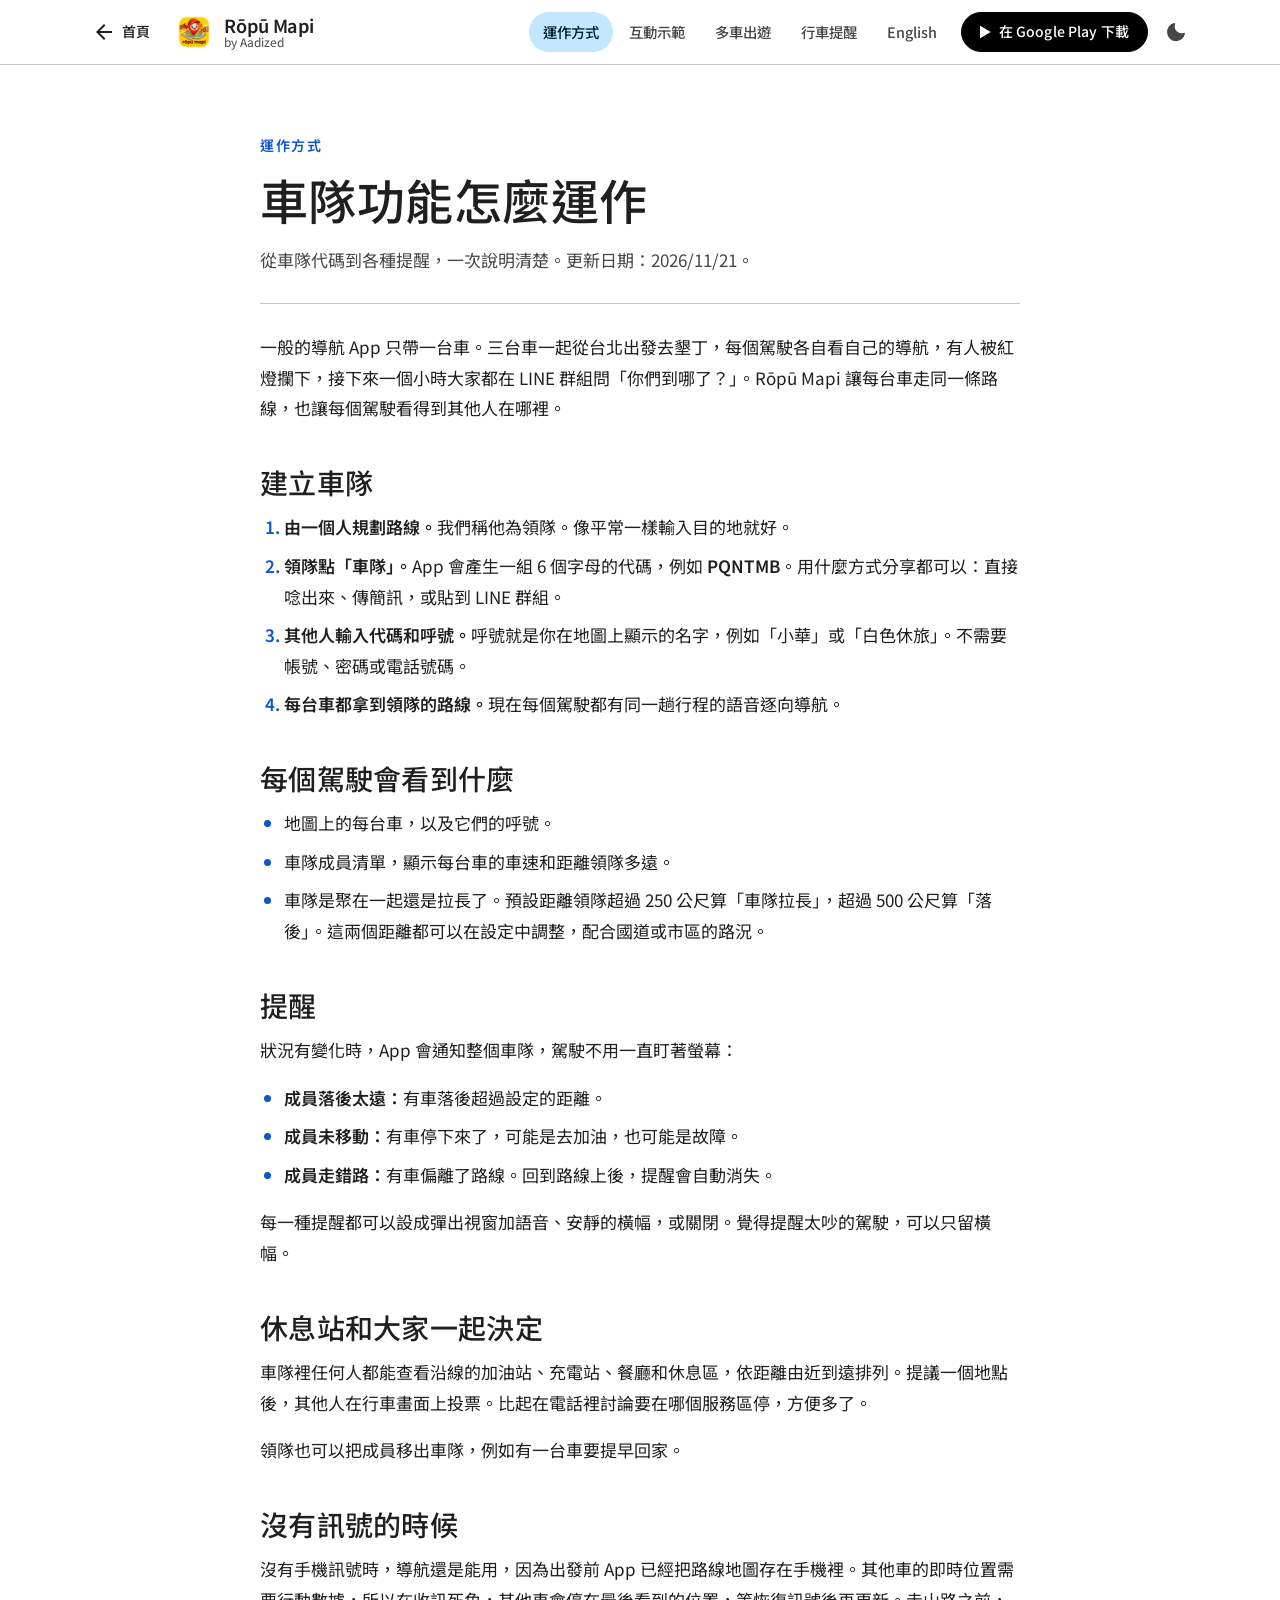
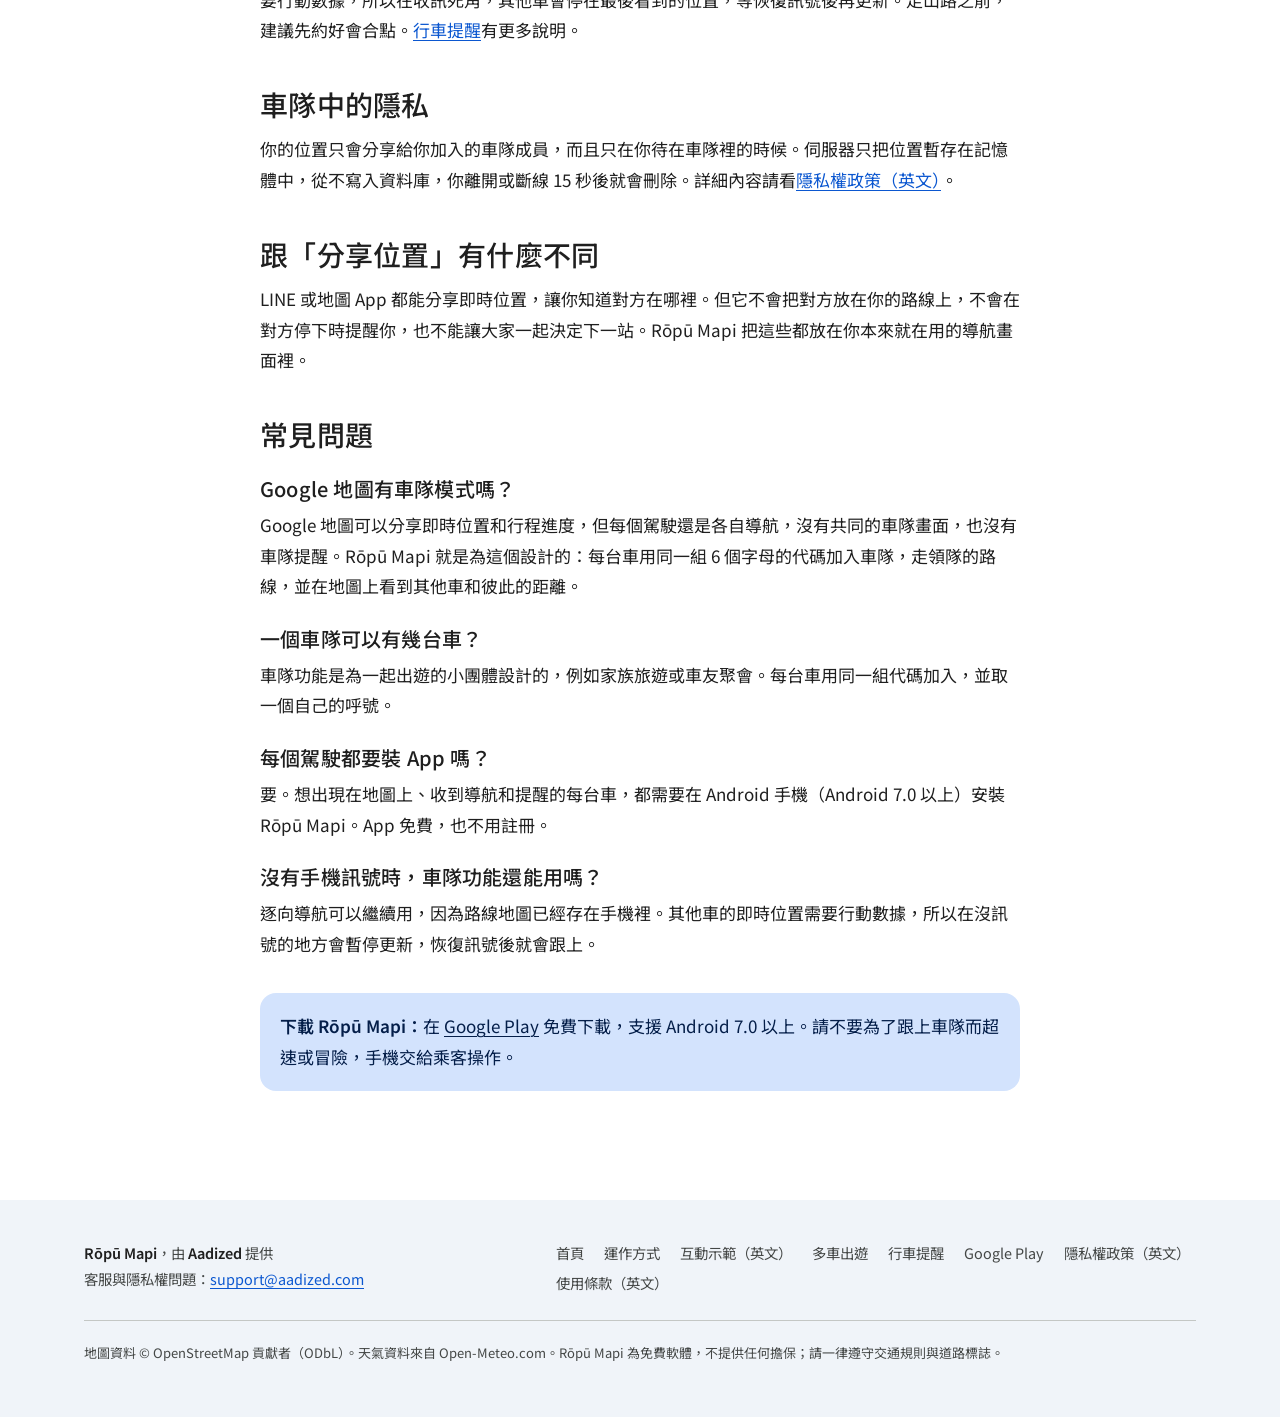
<file: zh-tw/convoy-mode.html>
<!doctype html>
<html lang="zh-Hant-TW">
<head>
  <meta charset="utf-8">
  <meta name="viewport" content="width=device-width, initial-scale=1">
  <script>try{var t=localStorage.getItem("theme");if(t==="light"||t==="dark")document.documentElement.setAttribute("data-theme",t)}catch(e){}</script>
  <title>車隊功能怎麼運作：多台車走同一條路線 — Rōpū Mapi</title>
  <meta name="description" content="Rōpū Mapi 車隊導航怎麼用：分享 6 個字母的代碼，大家走同一條路線，看得到每台車的位置和距離，有車停下、落後或走錯路時會提醒。免費 Android App。">
  <meta name="theme-color" content="#131314" media="(prefers-color-scheme: dark)">
  <meta name="theme-color" content="#FFFFFF" media="(prefers-color-scheme: light)">
  <link rel="canonical" href="https://aadized.com/zh-tw/convoy-mode.html">
  <link rel="alternate" hreflang="zh-Hant-TW" href="https://aadized.com/zh-tw/convoy-mode.html">
  <link rel="alternate" hreflang="en" href="https://aadized.com/convoy-mode.html">
  <link rel="alternate" hreflang="x-default" href="https://aadized.com/convoy-mode.html">
  <meta property="og:type" content="article">
  <meta property="og:locale" content="zh_TW">
  <meta property="og:locale:alternate" content="en_NZ">
  <meta property="og:site_name" content="Rōpū Mapi by Aadized">
  <meta property="og:title" content="車隊功能怎麼運作：讓每台車走同一條路線">
  <meta property="og:description" content="一個人分享代碼，每台車走同一條路線，在地圖上看得到彼此，有人停車或落後時會收到提醒。">
  <meta property="og:url" content="https://aadized.com/zh-tw/convoy-mode.html">
  <meta property="og:image" content="https://aadized.com/assets/og-image.png">
  <meta property="og:image:width" content="1200">
  <meta property="og:image:height" content="630">
  <meta property="og:image:alt" content="Rōpū Mapi App 圖示">
  <meta name="twitter:card" content="summary_large_image">
  <link rel="icon" href="/favicon.ico" sizes="any">
  <link rel="icon" href="/assets/aadized-favicon.svg" type="image/svg+xml">
  <link rel="apple-touch-icon" href="/assets/aadized-apple-touch-icon.png">
  <link rel="preconnect" href="https://fonts.googleapis.com">
  <link rel="preconnect" href="https://fonts.gstatic.com" crossorigin>
  <link rel="stylesheet" href="https://fonts.googleapis.com/css2?family=Google+Sans+Flex:opsz,wght@6..144,400..800&family=Noto+Sans+TC:wght@400..700&display=swap">
  <link rel="stylesheet" href="/styles.css">
  <script type="application/ld+json">
{
  "@context": "https://schema.org",
  "@graph": [
    {
      "@type": "Article",
      "headline": "車隊功能怎麼運作：讓每台車走同一條路線",
      "description": "Rōpū Mapi 車隊功能說明：車隊代碼、共同路線、即時位置與距離、提醒和休息站投票。",
      "datePublished": "2026-11-21",
      "dateModified": "2026-11-21",
      "inLanguage": "zh-Hant-TW",
      "mainEntityOfPage": "https://aadized.com/zh-tw/convoy-mode.html",
      "image": "https://aadized.com/assets/og-image.png",
      "author": {
        "@type": "Organization",
        "@id": "https://aadized.com/#org",
        "name": "Aadized",
        "url": "https://aadized.com/"
      },
      "publisher": {
        "@type": "Organization",
        "@id": "https://aadized.com/#org",
        "name": "Aadized",
        "logo": {
          "@type": "ImageObject",
          "url": "https://aadized.com/assets/aadized-icon-512.png"
        }
      },
      "about": {
        "@type": "SoftwareApplication",
        "@id": "https://aadized.com/#app",
        "name": "Rōpū Mapi"
      }
    },
    {
      "@type": "BreadcrumbList",
      "itemListElement": [
        {
          "@type": "ListItem",
          "position": 1,
          "name": "首頁",
          "item": "https://aadized.com/zh-tw/"
        },
        {
          "@type": "ListItem",
          "position": 2,
          "name": "運作方式",
          "item": "https://aadized.com/zh-tw/convoy-mode.html"
        }
      ]
    },
    {
      "@type": "FAQPage",
      "inLanguage": "zh-Hant-TW",
      "mainEntity": [
        {
          "@type": "Question",
          "name": "Google 地圖有車隊模式嗎？",
          "acceptedAnswer": {
            "@type": "Answer",
            "text": "Google 地圖可以分享即時位置和行程進度，但每個駕駛還是各自導航，沒有共同的車隊畫面，也沒有車隊提醒。Rōpū Mapi 就是為這個設計的：每台車用同一組 6 個字母的代碼加入車隊，走領隊的路線，並在地圖上看到其他車和彼此的距離。"
          }
        },
        {
          "@type": "Question",
          "name": "一個車隊可以有幾台車？",
          "acceptedAnswer": {
            "@type": "Answer",
            "text": "車隊功能是為一起出遊的小團體設計的，例如家族旅遊或車友聚會。每台車用同一組代碼加入，並取一個自己的呼號。"
          }
        },
        {
          "@type": "Question",
          "name": "每個駕駛都要裝 App 嗎？",
          "acceptedAnswer": {
            "@type": "Answer",
            "text": "要。想出現在地圖上、收到導航和提醒的每台車，都需要在 Android 手機（Android 7.0 以上）安裝 Rōpū Mapi。App 免費，也不用註冊。"
          }
        },
        {
          "@type": "Question",
          "name": "沒有手機訊號時，車隊功能還能用嗎？",
          "acceptedAnswer": {
            "@type": "Answer",
            "text": "逐向導航可以繼續用，因為路線地圖已經存在手機裡。其他車的即時位置需要行動數據，所以在沒訊號的地方會暫停更新，恢復訊號後就會跟上。"
          }
        }
      ]
    }
  ]
}
  </script>
</head>
<body>
  <a class="skip-link" href="#main-content">跳到主要內容</a>

  <header class="site-header">
    <div class="container header-inner">
      <a class="back-link" href="/zh-tw/" aria-label="返回首頁"><svg viewBox="0 0 24 24" aria-hidden="true"><path fill="currentColor" d="m7.83 13 5.6 5.6L12 20l-8-8 8-8 1.43 1.4-5.6 5.6H20v2H7.83Z"/></svg><span>首頁</span></a>
      <a class="brand-link" href="/zh-tw/">
        <img class="brand-logo" src="/assets/logo-80.png" width="36" height="36" alt="Rōpū Mapi 圖示">
        <span class="brand-text">
          <span class="brand-name">Rōpū Mapi</span>
          <span class="brand-by">by Aadized</span>
        </span>
      </a>
      <button class="nav-toggle" type="button" data-nav-toggle aria-expanded="false" aria-controls="primary-nav">選單</button>
      <nav class="nav-links" id="primary-nav" data-nav-links aria-label="主要導覽">
        <a href="/zh-tw/convoy-mode.html" aria-current="page">運作方式</a>
        <a href="/demo.html" hreflang="en">互動示範</a>
        <a href="/zh-tw/group-road-trips.html">多車出遊</a>
        <a href="/zh-tw/how-to-drive-in-convoy.html">行車提醒</a>
        <a href="/convoy-mode.html" lang="en" hreflang="en">English</a>
        <a class="btn btn-primary btn-sm" href="https://play.google.com/store/apps/details?id=app.ropumapi.convoy&amp;hl=zh_TW" target="_blank" rel="noopener noreferrer">在 Google Play 下載</a>
      </nav>
    </div>
  </header>

  <main class="doc-main" id="main-content">
    <div class="container">
      <article class="doc-wrap">
        <header class="doc-header">
          <span class="section-kicker">運作方式</span>
          <h1>車隊功能怎麼運作</h1>
          <p class="doc-meta">從車隊代碼到各種提醒，一次說明清楚。更新日期：2026/11/21。</p>
        </header>

        <p>
          一般的導航 App 只帶一台車。三台車一起從台北出發去墾丁，每個駕駛各自看自己的導航，有人被紅燈攔下，接下來一個小時大家都在 LINE 群組問「你們到哪了？」。Rōpū Mapi 讓每台車走同一條路線，也讓每個駕駛看得到其他人在哪裡。
        </p>

        <section class="doc-section">
          <h2>建立車隊</h2>
          <ol>
            <li><strong>由一個人規劃路線。</strong>我們稱他為領隊。像平常一樣輸入目的地就好。</li>
            <li><strong>領隊點「車隊」。</strong>App 會產生一組 6 個字母的代碼，例如 <strong>PQNTMB</strong>。用什麼方式分享都可以：直接唸出來、傳簡訊，或貼到 LINE 群組。</li>
            <li><strong>其他人輸入代碼和呼號。</strong>呼號就是你在地圖上顯示的名字，例如「小華」或「白色休旅」。不需要帳號、密碼或電話號碼。</li>
            <li><strong>每台車都拿到領隊的路線。</strong>現在每個駕駛都有同一趟行程的語音逐向導航。</li>
          </ol>
        </section>

        <section class="doc-section">
          <h2>每個駕駛會看到什麼</h2>
          <ul>
            <li>地圖上的每台車，以及它們的呼號。</li>
            <li>車隊成員清單，顯示每台車的車速和距離領隊多遠。</li>
            <li>車隊是聚在一起還是拉長了。預設距離領隊超過 250 公尺算「車隊拉長」，超過 500 公尺算「落後」。這兩個距離都可以在設定中調整，配合國道或市區的路況。</li>
          </ul>
        </section>

        <section class="doc-section">
          <h2>提醒</h2>
          <p>狀況有變化時，App 會通知整個車隊，駕駛不用一直盯著螢幕：</p>
          <ul>
            <li><strong>成員落後太遠：</strong>有車落後超過設定的距離。</li>
            <li><strong>成員未移動：</strong>有車停下來了，可能是去加油，也可能是故障。</li>
            <li><strong>成員走錯路：</strong>有車偏離了路線。回到路線上後，提醒會自動消失。</li>
          </ul>
          <p>
            每一種提醒都可以設成彈出視窗加語音、安靜的橫幅，或關閉。覺得提醒太吵的駕駛，可以只留橫幅。
          </p>
        </section>

        <section class="doc-section">
          <h2>休息站和大家一起決定</h2>
          <p>
            車隊裡任何人都能查看沿線的加油站、充電站、餐廳和休息區，依距離由近到遠排列。提議一個地點後，其他人在行車畫面上投票。比起在電話裡討論要在哪個服務區停，方便多了。
          </p>
          <p>
            領隊也可以把成員移出車隊，例如有一台車要提早回家。
          </p>
        </section>

        <section class="doc-section">
          <h2>沒有訊號的時候</h2>
          <p>
            沒有手機訊號時，導航還是能用，因為出發前 App 已經把路線地圖存在手機裡。其他車的即時位置需要行動數據，所以在收訊死角，其他車會停在最後看到的位置，等恢復訊號後再更新。走山路之前，建議先約好會合點。<a href="/zh-tw/how-to-drive-in-convoy.html">行車提醒</a>有更多說明。
          </p>
        </section>

        <section class="doc-section">
          <h2>車隊中的隱私</h2>
          <p>
            你的位置只會分享給你加入的車隊成員，而且只在你待在車隊裡的時候。伺服器只把位置暫存在記憶體中，從不寫入資料庫，你離開或斷線 15 秒後就會刪除。詳細內容請看<a href="/privacy.html" hreflang="en">隱私權政策（英文）</a>。
          </p>
        </section>

        <section class="doc-section">
          <h2>跟「分享位置」有什麼不同</h2>
          <p>
            LINE 或地圖 App 都能分享即時位置，讓你知道對方在哪裡。但它不會把對方放在你的路線上，不會在對方停下時提醒你，也不能讓大家一起決定下一站。Rōpū Mapi 把這些都放在你本來就在用的導航畫面裡。
          </p>
        </section>

        <section class="doc-section">
          <h2>常見問題</h2>
          <h3>Google 地圖有車隊模式嗎？</h3>
          <p>Google 地圖可以分享即時位置和行程進度，但每個駕駛還是各自導航，沒有共同的車隊畫面，也沒有車隊提醒。Rōpū Mapi 就是為這個設計的：每台車用同一組 6 個字母的代碼加入車隊，走領隊的路線，並在地圖上看到其他車和彼此的距離。</p>
          <h3>一個車隊可以有幾台車？</h3>
          <p>車隊功能是為一起出遊的小團體設計的，例如家族旅遊或車友聚會。每台車用同一組代碼加入，並取一個自己的呼號。</p>
          <h3>每個駕駛都要裝 App 嗎？</h3>
          <p>要。想出現在地圖上、收到導航和提醒的每台車，都需要在 Android 手機（Android 7.0 以上）安裝 Rōpū Mapi。App 免費，也不用註冊。</p>
          <h3>沒有手機訊號時，車隊功能還能用嗎？</h3>
          <p>逐向導航可以繼續用，因為路線地圖已經存在手機裡。其他車的即時位置需要行動數據，所以在沒訊號的地方會暫停更新，恢復訊號後就會跟上。</p>
        </section>

        <div class="doc-callout" style="margin-top: 34px;">
          <strong>下載 Rōpū Mapi：</strong>在 <a href="https://play.google.com/store/apps/details?id=app.ropumapi.convoy&amp;hl=zh_TW" target="_blank" rel="noopener noreferrer">Google Play</a> 免費下載，支援 Android 7.0 以上。請不要為了跟上車隊而超速或冒險，手機交給乘客操作。
        </div>
      </article>
    </div>
  </main>

  <footer class="site-footer">
    <div class="container">
      <div class="footer-grid">
        <div class="footer-brand">
          <strong>Rōpū Mapi</strong>，由 <strong>Aadized</strong> 提供
          <div>客服與隱私權問題：<a href="mailto:support@aadized.com">support@aadized.com</a></div>
        </div>
        <nav class="footer-links" aria-label="頁尾導覽">
          <a href="/zh-tw/">首頁</a>
          <a href="/zh-tw/convoy-mode.html">運作方式</a>
          <a href="/demo.html" hreflang="en">互動示範（英文）</a>
          <a href="/zh-tw/group-road-trips.html">多車出遊</a>
          <a href="/zh-tw/how-to-drive-in-convoy.html">行車提醒</a>
          <a href="https://play.google.com/store/apps/details?id=app.ropumapi.convoy&amp;hl=zh_TW" target="_blank" rel="noopener noreferrer">Google Play</a>
          <a href="/privacy.html" hreflang="en">隱私權政策（英文）</a>
          <a href="/terms.html" hreflang="en">使用條款（英文）</a>
        </nav>
      </div>
      <p class="footer-note">地圖資料 &copy; OpenStreetMap 貢獻者（ODbL）。天氣資料來自 Open-Meteo.com。Rōpū Mapi 為免費軟體，不提供任何擔保；請一律遵守交通規則與道路標誌。</p>
    </div>
  </footer>

  <script src="/app.js" defer></script>
</body>
</html>
</file>
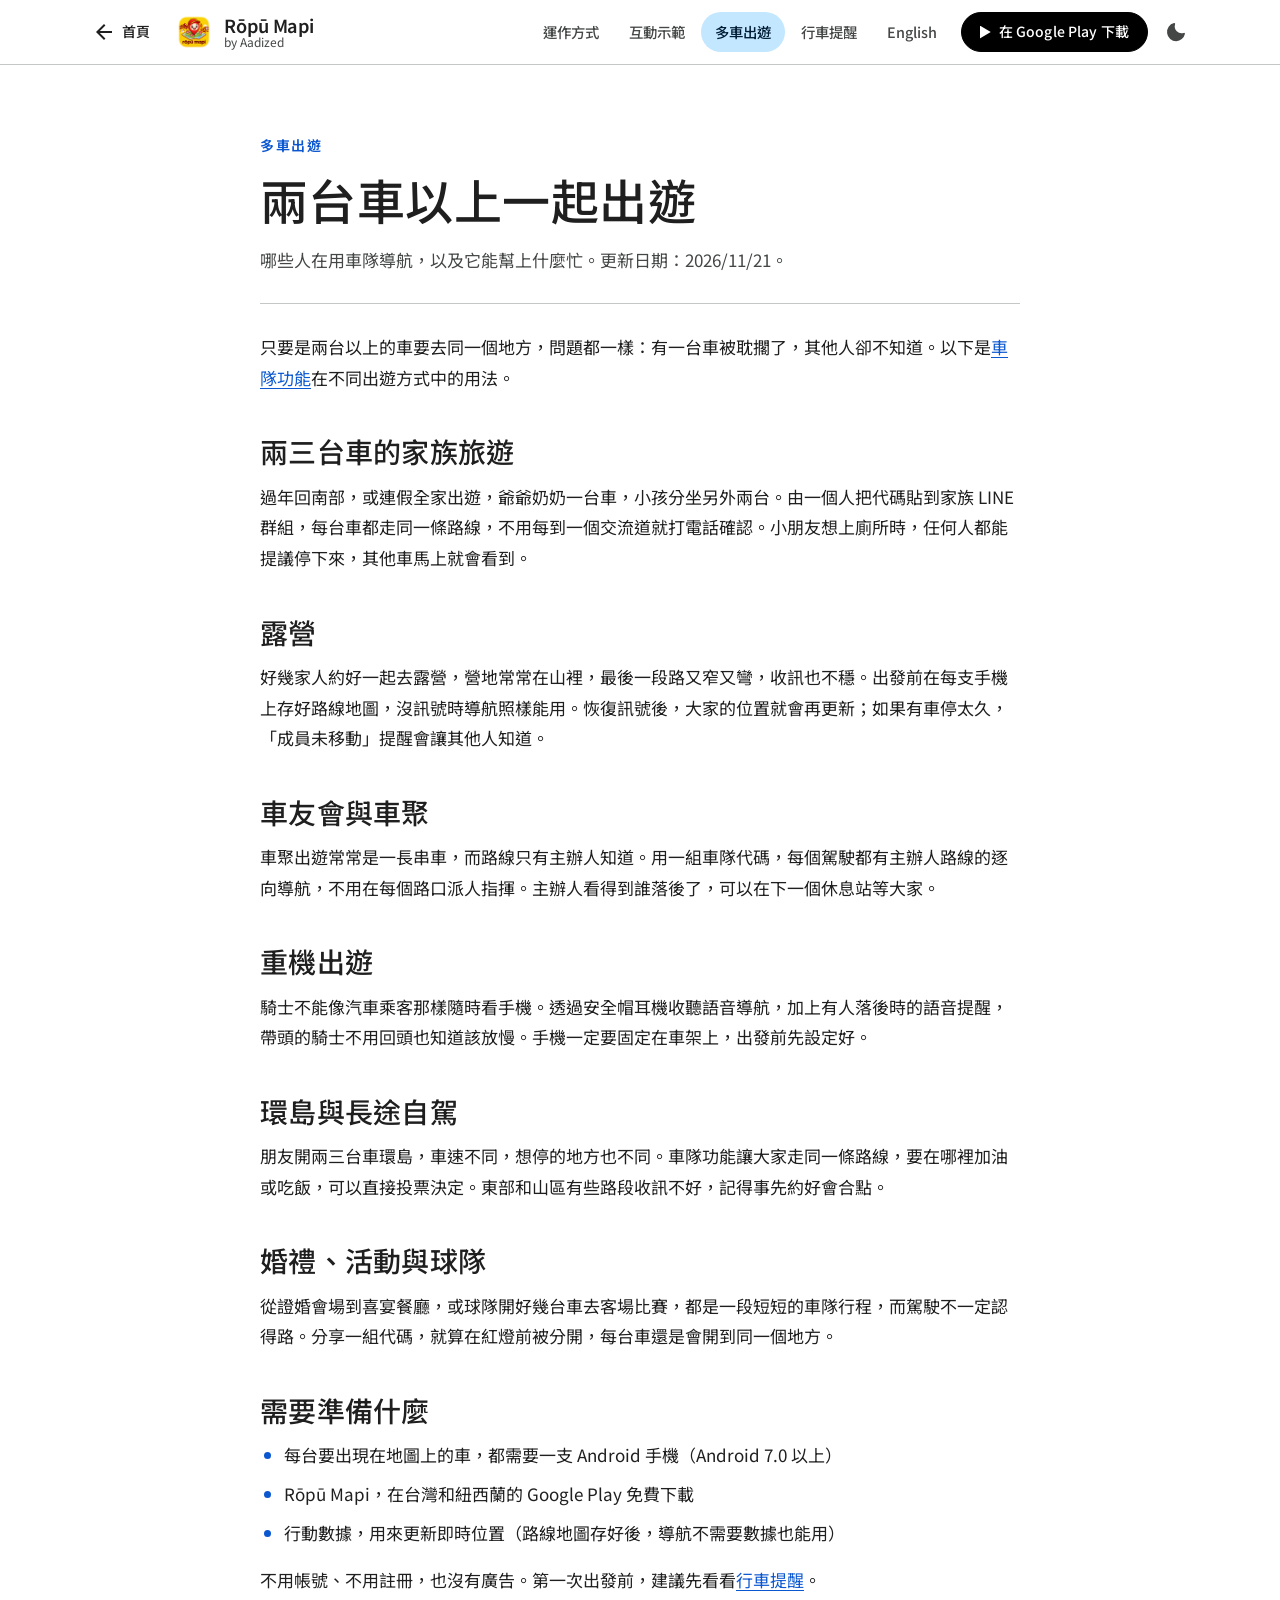
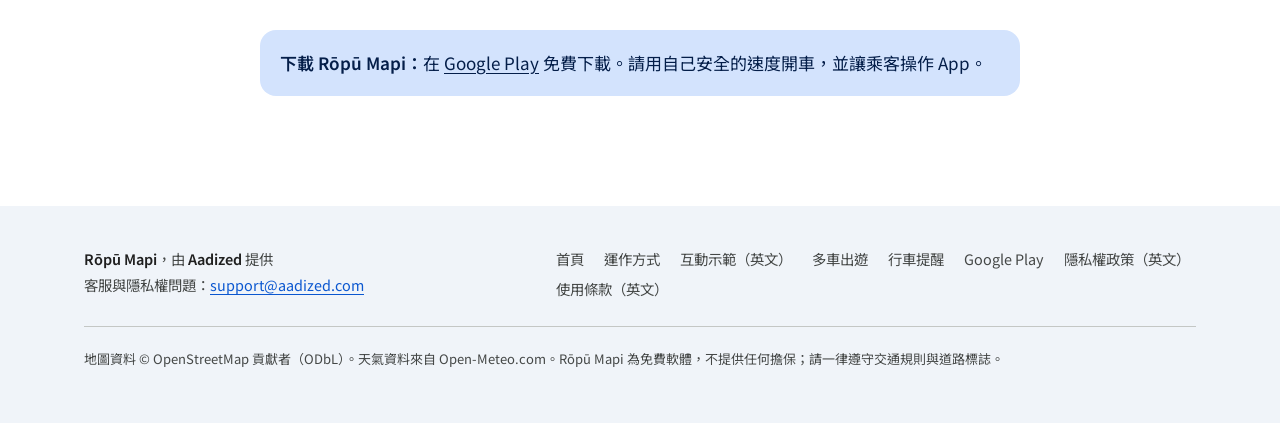
<file: zh-tw/group-road-trips.html>
<!doctype html>
<html lang="zh-Hant-TW">
<head>
  <meta charset="utf-8">
  <meta name="viewport" content="width=device-width, initial-scale=1">
  <script>try{var t=localStorage.getItem("theme");if(t==="light"||t==="dark")document.documentElement.setAttribute("data-theme",t)}catch(e){}</script>
  <title>多車出遊、家族旅遊、露營車隊都適用 — Rōpū Mapi 車隊導航</title>
  <meta name="description" content="誰適合用 Rōpū Mapi：兩三台車的家族旅遊、露營、車友聚會、重機出遊、環島和活動接駁。一組代碼、一條路線，每台車都在地圖上。">
  <meta name="theme-color" content="#131314" media="(prefers-color-scheme: dark)">
  <meta name="theme-color" content="#FFFFFF" media="(prefers-color-scheme: light)">
  <link rel="canonical" href="https://aadized.com/zh-tw/group-road-trips.html">
  <link rel="alternate" hreflang="zh-Hant-TW" href="https://aadized.com/zh-tw/group-road-trips.html">
  <link rel="alternate" hreflang="en" href="https://aadized.com/group-road-trips.html">
  <link rel="alternate" hreflang="x-default" href="https://aadized.com/group-road-trips.html">
  <meta property="og:type" content="article">
  <meta property="og:locale" content="zh_TW">
  <meta property="og:locale:alternate" content="en_NZ">
  <meta property="og:site_name" content="Rōpū Mapi by Aadized">
  <meta property="og:title" content="多車出遊，大家一起到">
  <meta property="og:description" content="家族旅遊、露營、車聚、重機出遊與環島：車隊導航在每種情況怎麼幫上忙。">
  <meta property="og:url" content="https://aadized.com/zh-tw/group-road-trips.html">
  <meta property="og:image" content="https://aadized.com/assets/og-image.png">
  <meta property="og:image:width" content="1200">
  <meta property="og:image:height" content="630">
  <meta property="og:image:alt" content="Rōpū Mapi App 圖示">
  <meta name="twitter:card" content="summary_large_image">
  <link rel="icon" href="/favicon.ico" sizes="any">
  <link rel="icon" href="/assets/aadized-favicon.svg" type="image/svg+xml">
  <link rel="apple-touch-icon" href="/assets/aadized-apple-touch-icon.png">
  <link rel="preconnect" href="https://fonts.googleapis.com">
  <link rel="preconnect" href="https://fonts.gstatic.com" crossorigin>
  <link rel="stylesheet" href="https://fonts.googleapis.com/css2?family=Google+Sans+Flex:opsz,wght@6..144,400..800&family=Noto+Sans+TC:wght@400..700&display=swap">
  <link rel="stylesheet" href="/styles.css">
  <script type="application/ld+json">
{
  "@context": "https://schema.org",
  "@graph": [
    {
      "@type": "Article",
      "headline": "多車出遊，大家一起到",
      "description": "車隊導航如何幫助家族旅遊、露營、車友聚會、重機出遊、環島和活動接駁。",
      "datePublished": "2026-11-21",
      "dateModified": "2026-11-21",
      "inLanguage": "zh-Hant-TW",
      "mainEntityOfPage": "https://aadized.com/zh-tw/group-road-trips.html",
      "image": "https://aadized.com/assets/og-image.png",
      "author": {
        "@type": "Organization",
        "@id": "https://aadized.com/#org",
        "name": "Aadized",
        "url": "https://aadized.com/"
      },
      "publisher": {
        "@type": "Organization",
        "@id": "https://aadized.com/#org",
        "name": "Aadized",
        "logo": {
          "@type": "ImageObject",
          "url": "https://aadized.com/assets/aadized-icon-512.png"
        }
      }
    },
    {
      "@type": "BreadcrumbList",
      "itemListElement": [
        {
          "@type": "ListItem",
          "position": 1,
          "name": "首頁",
          "item": "https://aadized.com/zh-tw/"
        },
        {
          "@type": "ListItem",
          "position": 2,
          "name": "多車出遊",
          "item": "https://aadized.com/zh-tw/group-road-trips.html"
        }
      ]
    }
  ]
}
  </script>
</head>
<body>
  <a class="skip-link" href="#main-content">跳到主要內容</a>

  <header class="site-header">
    <div class="container header-inner">
      <a class="back-link" href="/zh-tw/" aria-label="返回首頁"><svg viewBox="0 0 24 24" aria-hidden="true"><path fill="currentColor" d="m7.83 13 5.6 5.6L12 20l-8-8 8-8 1.43 1.4-5.6 5.6H20v2H7.83Z"/></svg><span>首頁</span></a>
      <a class="brand-link" href="/zh-tw/">
        <img class="brand-logo" src="/assets/logo-80.png" width="36" height="36" alt="Rōpū Mapi 圖示">
        <span class="brand-text">
          <span class="brand-name">Rōpū Mapi</span>
          <span class="brand-by">by Aadized</span>
        </span>
      </a>
      <button class="nav-toggle" type="button" data-nav-toggle aria-expanded="false" aria-controls="primary-nav">選單</button>
      <nav class="nav-links" id="primary-nav" data-nav-links aria-label="主要導覽">
        <a href="/zh-tw/convoy-mode.html">運作方式</a>
        <a href="/demo.html" hreflang="en">互動示範</a>
        <a href="/zh-tw/group-road-trips.html" aria-current="page">多車出遊</a>
        <a href="/zh-tw/how-to-drive-in-convoy.html">行車提醒</a>
        <a href="/group-road-trips.html" lang="en" hreflang="en">English</a>
        <a class="btn btn-primary btn-sm" href="https://play.google.com/store/apps/details?id=app.ropumapi.convoy&amp;hl=zh_TW" target="_blank" rel="noopener noreferrer">在 Google Play 下載</a>
      </nav>
    </div>
  </header>

  <main class="doc-main" id="main-content">
    <div class="container">
      <article class="doc-wrap">
        <header class="doc-header">
          <span class="section-kicker">多車出遊</span>
          <h1>兩台車以上一起出遊</h1>
          <p class="doc-meta">哪些人在用車隊導航，以及它能幫上什麼忙。更新日期：2026/11/21。</p>
        </header>

        <p>
          只要是兩台以上的車要去同一個地方，問題都一樣：有一台車被耽擱了，其他人卻不知道。以下是<a href="/zh-tw/convoy-mode.html">車隊功能</a>在不同出遊方式中的用法。
        </p>

        <section class="doc-section">
          <h2>兩三台車的家族旅遊</h2>
          <p>
            過年回南部，或連假全家出遊，爺爺奶奶一台車，小孩分坐另外兩台。由一個人把代碼貼到家族 LINE 群組，每台車都走同一條路線，不用每到一個交流道就打電話確認。小朋友想上廁所時，任何人都能提議停下來，其他車馬上就會看到。
          </p>
        </section>

        <section class="doc-section">
          <h2>露營</h2>
          <p>
            好幾家人約好一起去露營，營地常常在山裡，最後一段路又窄又彎，收訊也不穩。出發前在每支手機上存好路線地圖，沒訊號時導航照樣能用。恢復訊號後，大家的位置就會再更新；如果有車停太久，「成員未移動」提醒會讓其他人知道。
          </p>
        </section>

        <section class="doc-section">
          <h2>車友會與車聚</h2>
          <p>
            車聚出遊常常是一長串車，而路線只有主辦人知道。用一組車隊代碼，每個駕駛都有主辦人路線的逐向導航，不用在每個路口派人指揮。主辦人看得到誰落後了，可以在下一個休息站等大家。
          </p>
        </section>

        <section class="doc-section">
          <h2>重機出遊</h2>
          <p>
            騎士不能像汽車乘客那樣隨時看手機。透過安全帽耳機收聽語音導航，加上有人落後時的語音提醒，帶頭的騎士不用回頭也知道該放慢。手機一定要固定在車架上，出發前先設定好。
          </p>
        </section>

        <section class="doc-section">
          <h2>環島與長途自駕</h2>
          <p>
            朋友開兩三台車環島，車速不同，想停的地方也不同。車隊功能讓大家走同一條路線，要在哪裡加油或吃飯，可以直接投票決定。東部和山區有些路段收訊不好，記得事先約好會合點。
          </p>
        </section>

        <section class="doc-section">
          <h2>婚禮、活動與球隊</h2>
          <p>
            從證婚會場到喜宴餐廳，或球隊開好幾台車去客場比賽，都是一段短短的車隊行程，而駕駛不一定認得路。分享一組代碼，就算在紅燈前被分開，每台車還是會開到同一個地方。
          </p>
        </section>

        <section class="doc-section">
          <h2>需要準備什麼</h2>
          <ul>
            <li>每台要出現在地圖上的車，都需要一支 Android 手機（Android 7.0 以上）</li>
            <li>Rōpū Mapi，在台灣和紐西蘭的 Google Play 免費下載</li>
            <li>行動數據，用來更新即時位置（路線地圖存好後，導航不需要數據也能用）</li>
          </ul>
          <p>
            不用帳號、不用註冊，也沒有廣告。第一次出發前，建議先看看<a href="/zh-tw/how-to-drive-in-convoy.html">行車提醒</a>。
          </p>
        </section>

        <div class="doc-callout" style="margin-top: 34px;">
          <strong>下載 Rōpū Mapi：</strong>在 <a href="https://play.google.com/store/apps/details?id=app.ropumapi.convoy&amp;hl=zh_TW" target="_blank" rel="noopener noreferrer">Google Play</a> 免費下載。請用自己安全的速度開車，並讓乘客操作 App。
        </div>
      </article>
    </div>
  </main>

  <footer class="site-footer">
    <div class="container">
      <div class="footer-grid">
        <div class="footer-brand">
          <strong>Rōpū Mapi</strong>，由 <strong>Aadized</strong> 提供
          <div>客服與隱私權問題：<a href="mailto:support@aadized.com">support@aadized.com</a></div>
        </div>
        <nav class="footer-links" aria-label="頁尾導覽">
          <a href="/zh-tw/">首頁</a>
          <a href="/zh-tw/convoy-mode.html">運作方式</a>
          <a href="/demo.html" hreflang="en">互動示範（英文）</a>
          <a href="/zh-tw/group-road-trips.html">多車出遊</a>
          <a href="/zh-tw/how-to-drive-in-convoy.html">行車提醒</a>
          <a href="https://play.google.com/store/apps/details?id=app.ropumapi.convoy&amp;hl=zh_TW" target="_blank" rel="noopener noreferrer">Google Play</a>
          <a href="/privacy.html" hreflang="en">隱私權政策（英文）</a>
          <a href="/terms.html" hreflang="en">使用條款（英文）</a>
        </nav>
      </div>
      <p class="footer-note">地圖資料 &copy; OpenStreetMap 貢獻者（ODbL）。天氣資料來自 Open-Meteo.com。Rōpū Mapi 為免費軟體，不提供任何擔保；請一律遵守交通規則與道路標誌。</p>
    </div>
  </footer>

  <script src="/app.js" defer></script>
</body>
</html>
</file>
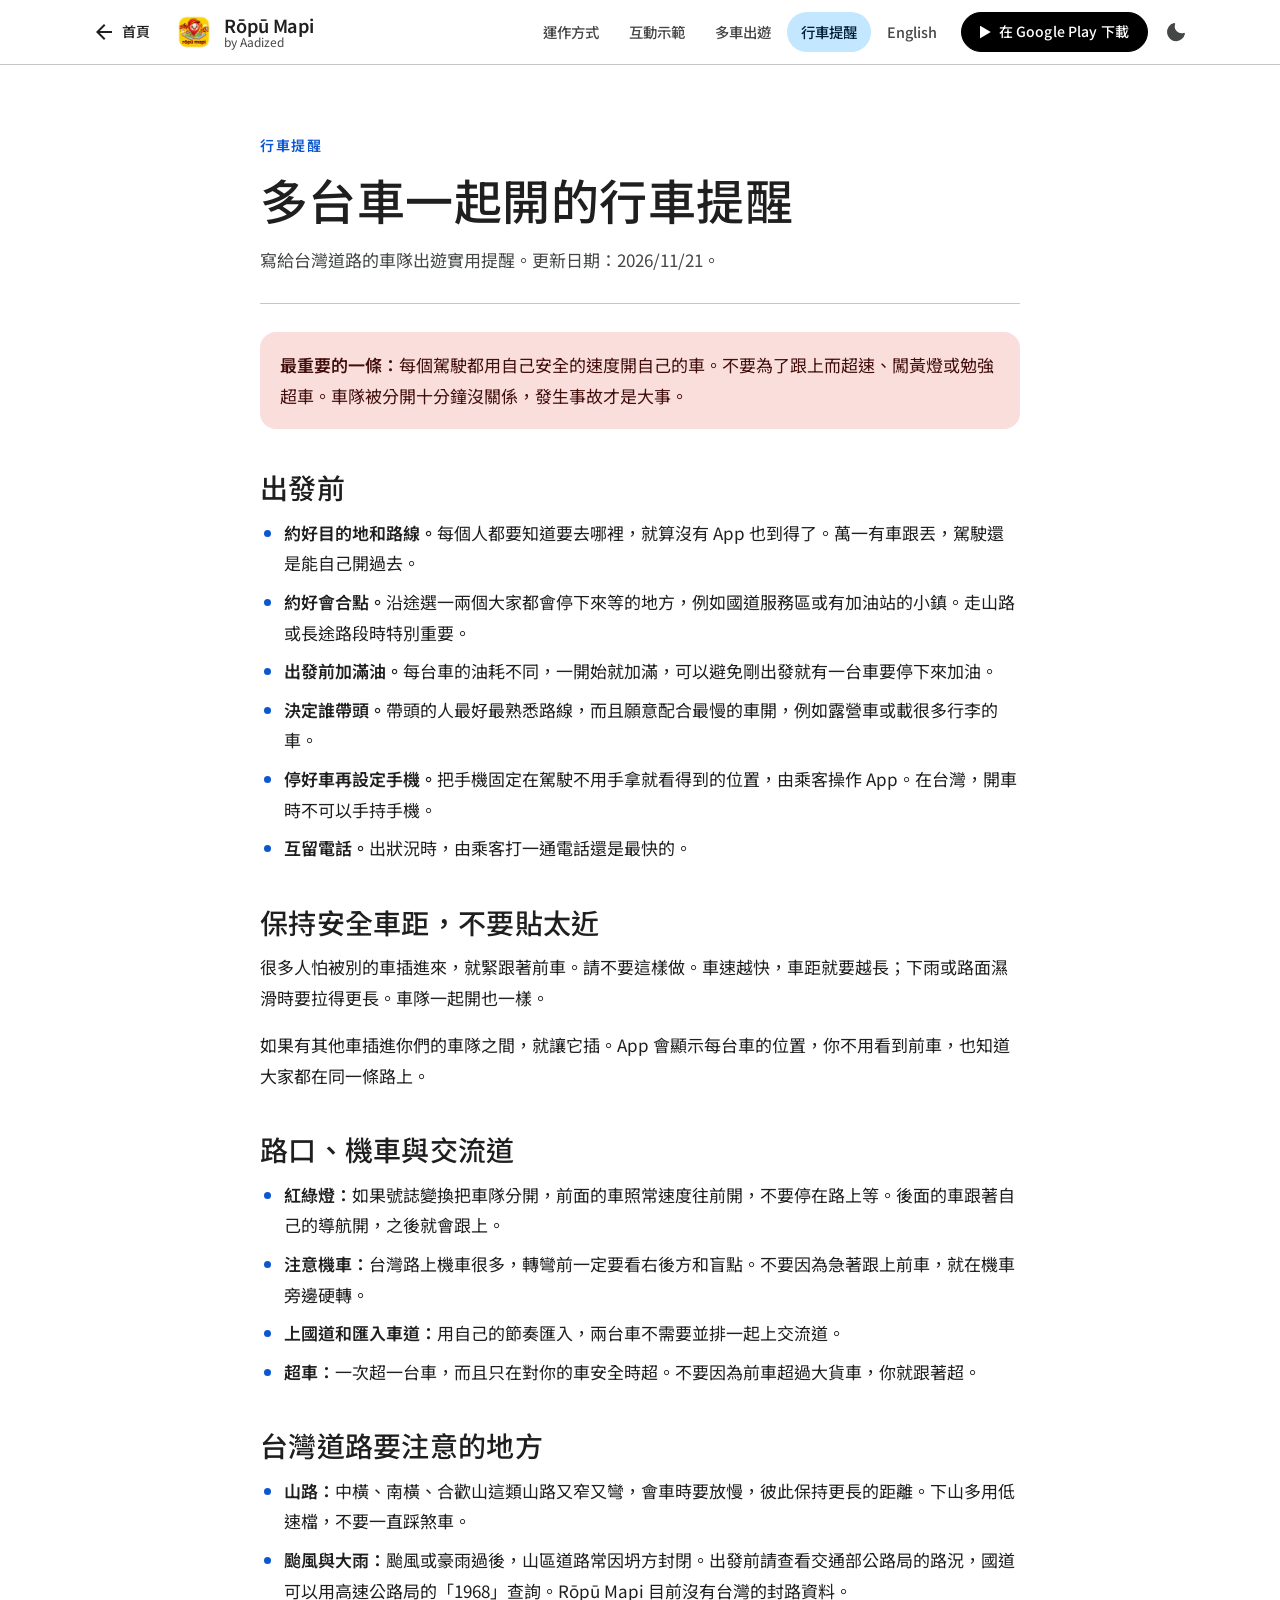
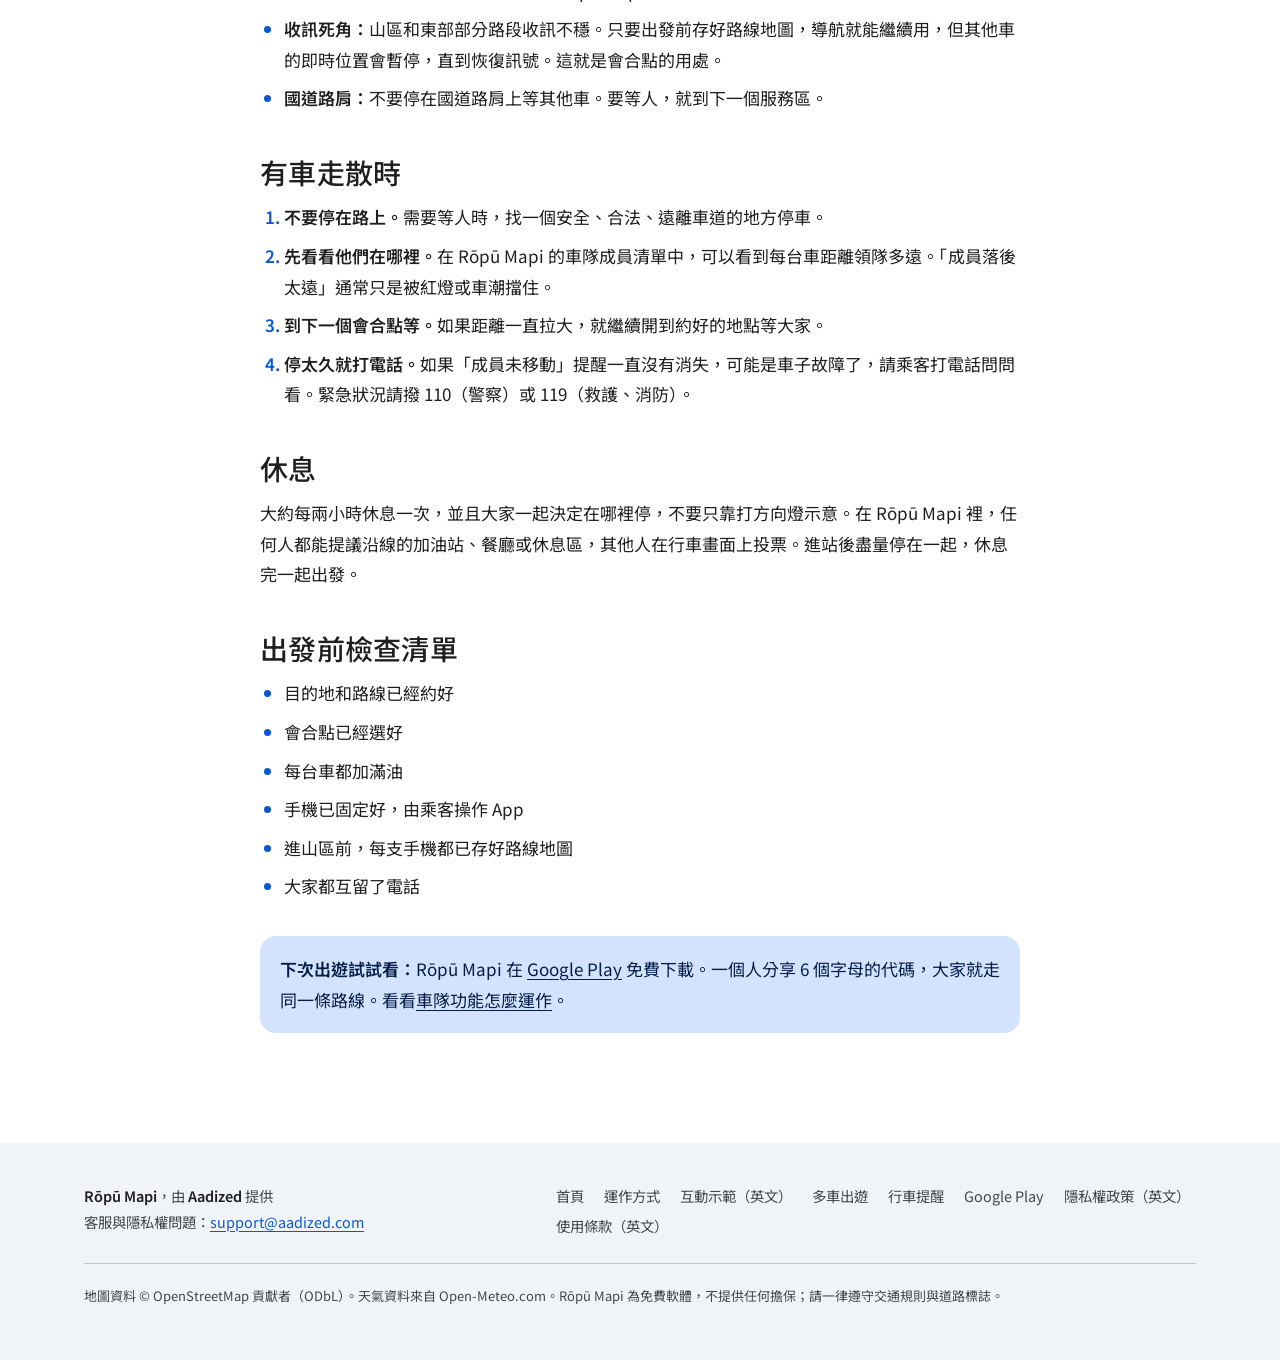
<file: zh-tw/how-to-drive-in-convoy.html>
<!doctype html>
<html lang="zh-Hant-TW">
<head>
  <meta charset="utf-8">
  <meta name="viewport" content="width=device-width, initial-scale=1">
  <script>try{var t=localStorage.getItem("theme");if(t==="light"||t==="dark")document.documentElement.setAttribute("data-theme",t)}catch(e){}</script>
  <title>多台車一起開的行車提醒：車隊出遊注意事項 — Rōpū Mapi</title>
  <meta name="description" content="多台車一起出遊的實用提醒，寫給台灣的道路：出發前要約好什麼、安全車距、路口與機車、山路與收訊死角，以及有車走散時該怎麼做。">
  <meta name="theme-color" content="#131314" media="(prefers-color-scheme: dark)">
  <meta name="theme-color" content="#FFFFFF" media="(prefers-color-scheme: light)">
  <link rel="canonical" href="https://aadized.com/zh-tw/how-to-drive-in-convoy.html">
  <link rel="alternate" hreflang="zh-Hant-TW" href="https://aadized.com/zh-tw/how-to-drive-in-convoy.html">
  <link rel="alternate" hreflang="en" href="https://aadized.com/how-to-drive-in-convoy.html">
  <link rel="alternate" hreflang="x-default" href="https://aadized.com/how-to-drive-in-convoy.html">
  <meta property="og:type" content="article">
  <meta property="og:locale" content="zh_TW">
  <meta property="og:locale:alternate" content="en_NZ">
  <meta property="og:site_name" content="Rōpū Mapi by Aadized">
  <meta property="og:title" content="多台車一起開：車隊出遊行車提醒">
  <meta property="og:description" content="出發前要約好什麼、安全車距、路口與機車、山路與收訊死角，以及有車走散時怎麼辦。">
  <meta property="og:url" content="https://aadized.com/zh-tw/how-to-drive-in-convoy.html">
  <meta property="og:image" content="https://aadized.com/assets/og-image.png">
  <meta property="og:image:width" content="1200">
  <meta property="og:image:height" content="630">
  <meta property="og:image:alt" content="Rōpū Mapi App 圖示">
  <meta name="twitter:card" content="summary_large_image">
  <link rel="icon" href="/favicon.ico" sizes="any">
  <link rel="icon" href="/assets/aadized-favicon.svg" type="image/svg+xml">
  <link rel="apple-touch-icon" href="/assets/aadized-apple-touch-icon.png">
  <link rel="preconnect" href="https://fonts.googleapis.com">
  <link rel="preconnect" href="https://fonts.gstatic.com" crossorigin>
  <link rel="stylesheet" href="https://fonts.googleapis.com/css2?family=Google+Sans+Flex:opsz,wght@6..144,400..800&family=Noto+Sans+TC:wght@400..700&display=swap">
  <link rel="stylesheet" href="/styles.css">
  <script type="application/ld+json">
{
  "@context": "https://schema.org",
  "@graph": [
    {
      "@type": "Article",
      "headline": "多台車一起開：車隊出遊行車提醒",
      "description": "出發前要約好什麼、安全車距、路口與機車、山路與收訊死角，以及有車走散時怎麼辦。",
      "datePublished": "2026-11-21",
      "dateModified": "2026-11-21",
      "inLanguage": "zh-Hant-TW",
      "mainEntityOfPage": "https://aadized.com/zh-tw/how-to-drive-in-convoy.html",
      "image": "https://aadized.com/assets/og-image.png",
      "author": {
        "@type": "Organization",
        "@id": "https://aadized.com/#org",
        "name": "Aadized",
        "url": "https://aadized.com/"
      },
      "publisher": {
        "@type": "Organization",
        "@id": "https://aadized.com/#org",
        "name": "Aadized",
        "logo": {
          "@type": "ImageObject",
          "url": "https://aadized.com/assets/aadized-icon-512.png"
        }
      }
    },
    {
      "@type": "BreadcrumbList",
      "itemListElement": [
        {
          "@type": "ListItem",
          "position": 1,
          "name": "首頁",
          "item": "https://aadized.com/zh-tw/"
        },
        {
          "@type": "ListItem",
          "position": 2,
          "name": "行車提醒",
          "item": "https://aadized.com/zh-tw/how-to-drive-in-convoy.html"
        }
      ]
    }
  ]
}
  </script>
</head>
<body>
  <a class="skip-link" href="#main-content">跳到主要內容</a>

  <header class="site-header">
    <div class="container header-inner">
      <a class="back-link" href="/zh-tw/" aria-label="返回首頁"><svg viewBox="0 0 24 24" aria-hidden="true"><path fill="currentColor" d="m7.83 13 5.6 5.6L12 20l-8-8 8-8 1.43 1.4-5.6 5.6H20v2H7.83Z"/></svg><span>首頁</span></a>
      <a class="brand-link" href="/zh-tw/">
        <img class="brand-logo" src="/assets/logo-80.png" width="36" height="36" alt="Rōpū Mapi 圖示">
        <span class="brand-text">
          <span class="brand-name">Rōpū Mapi</span>
          <span class="brand-by">by Aadized</span>
        </span>
      </a>
      <button class="nav-toggle" type="button" data-nav-toggle aria-expanded="false" aria-controls="primary-nav">選單</button>
      <nav class="nav-links" id="primary-nav" data-nav-links aria-label="主要導覽">
        <a href="/zh-tw/convoy-mode.html">運作方式</a>
        <a href="/demo.html" hreflang="en">互動示範</a>
        <a href="/zh-tw/group-road-trips.html">多車出遊</a>
        <a href="/zh-tw/how-to-drive-in-convoy.html" aria-current="page">行車提醒</a>
        <a href="/how-to-drive-in-convoy.html" lang="en" hreflang="en">English</a>
        <a class="btn btn-primary btn-sm" href="https://play.google.com/store/apps/details?id=app.ropumapi.convoy&amp;hl=zh_TW" target="_blank" rel="noopener noreferrer">在 Google Play 下載</a>
      </nav>
    </div>
  </header>

  <main class="doc-main" id="main-content">
    <div class="container">
      <article class="doc-wrap">
        <header class="doc-header">
          <span class="section-kicker">行車提醒</span>
          <h1>多台車一起開的行車提醒</h1>
          <p class="doc-meta">寫給台灣道路的車隊出遊實用提醒。更新日期：2026/11/21。</p>
        </header>

        <div class="doc-callout doc-callout-danger">
          <strong>最重要的一條：</strong>每個駕駛都用自己安全的速度開自己的車。不要為了跟上而超速、闖黃燈或勉強超車。車隊被分開十分鐘沒關係，發生事故才是大事。
        </div>

        <section class="doc-section">
          <h2>出發前</h2>
          <ul>
            <li><strong>約好目的地和路線。</strong>每個人都要知道要去哪裡，就算沒有 App 也到得了。萬一有車跟丟，駕駛還是能自己開過去。</li>
            <li><strong>約好會合點。</strong>沿途選一兩個大家都會停下來等的地方，例如國道服務區或有加油站的小鎮。走山路或長途路段時特別重要。</li>
            <li><strong>出發前加滿油。</strong>每台車的油耗不同，一開始就加滿，可以避免剛出發就有一台車要停下來加油。</li>
            <li><strong>決定誰帶頭。</strong>帶頭的人最好最熟悉路線，而且願意配合最慢的車開，例如露營車或載很多行李的車。</li>
            <li><strong>停好車再設定手機。</strong>把手機固定在駕駛不用手拿就看得到的位置，由乘客操作 App。在台灣，開車時不可以手持手機。</li>
            <li><strong>互留電話。</strong>出狀況時，由乘客打一通電話還是最快的。</li>
          </ul>
        </section>

        <section class="doc-section">
          <h2>保持安全車距，不要貼太近</h2>
          <p>
            很多人怕被別的車插進來，就緊跟著前車。請不要這樣做。車速越快，車距就要越長；下雨或路面濕滑時要拉得更長。車隊一起開也一樣。
          </p>
          <p>
            如果有其他車插進你們的車隊之間，就讓它插。App 會顯示每台車的位置，你不用看到前車，也知道大家都在同一條路上。
          </p>
        </section>

        <section class="doc-section">
          <h2>路口、機車與交流道</h2>
          <ul>
            <li><strong>紅綠燈：</strong>如果號誌變換把車隊分開，前面的車照常速度往前開，不要停在路上等。後面的車跟著自己的導航開，之後就會跟上。</li>
            <li><strong>注意機車：</strong>台灣路上機車很多，轉彎前一定要看右後方和盲點。不要因為急著跟上前車，就在機車旁邊硬轉。</li>
            <li><strong>上國道和匯入車道：</strong>用自己的節奏匯入，兩台車不需要並排一起上交流道。</li>
            <li><strong>超車：</strong>一次超一台車，而且只在對你的車安全時超。不要因為前車超過大貨車，你就跟著超。</li>
          </ul>
        </section>

        <section class="doc-section">
          <h2>台灣道路要注意的地方</h2>
          <ul>
            <li><strong>山路：</strong>中橫、南橫、合歡山這類山路又窄又彎，會車時要放慢，彼此保持更長的距離。下山多用低速檔，不要一直踩煞車。</li>
            <li><strong>颱風與大雨：</strong>颱風或豪雨過後，山區道路常因坍方封閉。出發前請查看交通部公路局的路況，國道可以用高速公路局的「1968」查詢。Rōpū Mapi 目前沒有台灣的封路資料。</li>
            <li><strong>收訊死角：</strong>山區和東部部分路段收訊不穩。只要出發前存好路線地圖，導航就能繼續用，但其他車的即時位置會暫停，直到恢復訊號。這就是會合點的用處。</li>
            <li><strong>國道路肩：</strong>不要停在國道路肩上等其他車。要等人，就到下一個服務區。</li>
          </ul>
        </section>

        <section class="doc-section">
          <h2>有車走散時</h2>
          <ol>
            <li><strong>不要停在路上。</strong>需要等人時，找一個安全、合法、遠離車道的地方停車。</li>
            <li><strong>先看看他們在哪裡。</strong>在 Rōpū Mapi 的車隊成員清單中，可以看到每台車距離領隊多遠。「成員落後太遠」通常只是被紅燈或車潮擋住。</li>
            <li><strong>到下一個會合點等。</strong>如果距離一直拉大，就繼續開到約好的地點等大家。</li>
            <li><strong>停太久就打電話。</strong>如果「成員未移動」提醒一直沒有消失，可能是車子故障了，請乘客打電話問問看。緊急狀況請撥 110（警察）或 119（救護、消防）。</li>
          </ol>
        </section>

        <section class="doc-section">
          <h2>休息</h2>
          <p>
            大約每兩小時休息一次，並且大家一起決定在哪裡停，不要只靠打方向燈示意。在 Rōpū Mapi 裡，任何人都能提議沿線的加油站、餐廳或休息區，其他人在行車畫面上投票。進站後盡量停在一起，休息完一起出發。
          </p>
        </section>

        <section class="doc-section">
          <h2>出發前檢查清單</h2>
          <ul>
            <li>目的地和路線已經約好</li>
            <li>會合點已經選好</li>
            <li>每台車都加滿油</li>
            <li>手機已固定好，由乘客操作 App</li>
            <li>進山區前，每支手機都已存好路線地圖</li>
            <li>大家都互留了電話</li>
          </ul>
        </section>

        <div class="doc-callout" style="margin-top: 34px;">
          <strong>下次出遊試試看：</strong>Rōpū Mapi 在 <a href="https://play.google.com/store/apps/details?id=app.ropumapi.convoy&amp;hl=zh_TW" target="_blank" rel="noopener noreferrer">Google Play</a> 免費下載。一個人分享 6 個字母的代碼，大家就走同一條路線。看看<a href="/zh-tw/convoy-mode.html">車隊功能怎麼運作</a>。
        </div>
      </article>
    </div>
  </main>

  <footer class="site-footer">
    <div class="container">
      <div class="footer-grid">
        <div class="footer-brand">
          <strong>Rōpū Mapi</strong>，由 <strong>Aadized</strong> 提供
          <div>客服與隱私權問題：<a href="mailto:support@aadized.com">support@aadized.com</a></div>
        </div>
        <nav class="footer-links" aria-label="頁尾導覽">
          <a href="/zh-tw/">首頁</a>
          <a href="/zh-tw/convoy-mode.html">運作方式</a>
          <a href="/demo.html" hreflang="en">互動示範（英文）</a>
          <a href="/zh-tw/group-road-trips.html">多車出遊</a>
          <a href="/zh-tw/how-to-drive-in-convoy.html">行車提醒</a>
          <a href="https://play.google.com/store/apps/details?id=app.ropumapi.convoy&amp;hl=zh_TW" target="_blank" rel="noopener noreferrer">Google Play</a>
          <a href="/privacy.html" hreflang="en">隱私權政策（英文）</a>
          <a href="/terms.html" hreflang="en">使用條款（英文）</a>
        </nav>
      </div>
      <p class="footer-note">地圖資料 &copy; OpenStreetMap 貢獻者（ODbL）。天氣資料來自 Open-Meteo.com。Rōpū Mapi 為免費軟體，不提供任何擔保；請一律遵守交通規則與道路標誌。</p>
    </div>
  </footer>

  <script src="/app.js" defer></script>
</body>
</html>
</file>
<file: styles.css>
/* ==========================================================================
   Rōpū Mapi — aadized.com
   Google Material 3 baseline: neutral surfaces, Google blue as the primary
   colour, and red / yellow / green kept to icons and status colours.
   Type: Google Sans Flex (Noto Sans TC on the Chinese pages).

   Theme: no data-theme follows the device; data-theme="light" or "dark"
   is the saved choice from the switch in the top bar (see app.js).
   ========================================================================== */

:root {
  color-scheme: light;

  /* Surfaces */
  --md-bg: #FFFFFF;
  --md-surface: #FFFFFF;
  --md-surface-1: #F8FAFD;
  --md-surface-2: #F0F4F9;
  --md-surface-3: #E9EEF6;
  --md-on-surface: #1F1F1F;
  --md-on-surface-variant: #444746;
  --md-outline: #747775;
  --md-outline-variant: #C4C7C5;

  /* Primary: Google blue */
  --md-primary: #0B57D0;
  --md-on-primary: #FFFFFF;
  --md-primary-container: #D3E3FD;
  --md-on-primary-container: #041E49;
  --md-secondary-container: #C2E7FF;
  --md-on-secondary-container: #001D35;

  /* Accent tones: icon tiles and status */
  --g-blue: #0B57D0;      --g-blue-c: #D3E3FD;   --g-on-blue-c: #041E49;
  --g-red: #B3261E;       --g-red-c: #F9DEDC;    --g-on-red-c: #410E0B;
  --g-yellow: #7C5800;    --g-yellow-c: #FFEFC2; --g-on-yellow-c: #3D2E00;
  --g-green: #146C2E;     --g-green-c: #C4EED0;  --g-on-green-c: #072711;

  /* State layers and elevation */
  --md-hover: rgba(31, 31, 31, 0.08);
  --md-press: rgba(31, 31, 31, 0.12);
  --md-elev-1: 0 1px 2px rgba(0, 0, 0, 0.3), 0 1px 3px 1px rgba(0, 0, 0, 0.15);
  --md-elev-2: 0 1px 2px rgba(0, 0, 0, 0.3), 0 2px 6px 2px rgba(0, 0, 0, 0.15);

  /* Shape */
  --r-xs: 8px;
  --r-sm: 12px;
  --r-md: 16px;
  --r-lg: 24px;
  --r-xl: 28px;
  --r-full: 9999px;

  --container-max: 1160px;
  --font: "Google Sans Flex", "Google Sans", Roboto, system-ui, -apple-system, "Segoe UI", Arial, sans-serif;
  --font-zh: "Google Sans Flex", "Noto Sans TC", "PingFang TC", "Microsoft JhengHei", sans-serif;

  /* Play button border: white edge on dark surfaces, none needed on light */
  --play-border: #000000;
}

@media (prefers-color-scheme: dark) {
  :root:not([data-theme="light"]) {
    color-scheme: dark;
    --md-bg: #131314;
    --md-surface: #131314;
    --md-surface-1: #1B1B1C;
    --md-surface-2: #1E1F20;
    --md-surface-3: #282A2C;
    --md-on-surface: #E3E3E3;
    --md-on-surface-variant: #C4C7C5;
    --md-outline: #8E918F;
    --md-outline-variant: #444746;
    --md-primary: #A8C7FA;
    --md-on-primary: #062E6F;
    --md-primary-container: #0842A0;
    --md-on-primary-container: #D3E3FD;
    --md-secondary-container: #004A77;
    --md-on-secondary-container: #C2E7FF;
    --g-blue: #A8C7FA;   --g-blue-c: #0842A0;   --g-on-blue-c: #D3E3FD;
    --g-red: #F2B8B5;    --g-red-c: #8C1D18;    --g-on-red-c: #F9DEDC;
    --g-yellow: #FDD663; --g-yellow-c: #5C4300; --g-on-yellow-c: #FFEFC2;
    --g-green: #6DD58C;  --g-green-c: #0F5223;  --g-on-green-c: #C4EED0;
    --md-hover: rgba(227, 227, 227, 0.08);
    --md-press: rgba(227, 227, 227, 0.12);
    --md-elev-1: 0 1px 3px 1px rgba(0, 0, 0, 0.15), 0 1px 2px rgba(0, 0, 0, 0.3);
    --md-elev-2: 0 2px 6px 2px rgba(0, 0, 0, 0.15), 0 1px 2px rgba(0, 0, 0, 0.3);
    --play-border: rgba(255, 255, 255, 0.32);
  }
}

:root[data-theme="dark"] {
  color-scheme: dark;
  --md-bg: #131314;
  --md-surface: #131314;
  --md-surface-1: #1B1B1C;
  --md-surface-2: #1E1F20;
  --md-surface-3: #282A2C;
  --md-on-surface: #E3E3E3;
  --md-on-surface-variant: #C4C7C5;
  --md-outline: #8E918F;
  --md-outline-variant: #444746;
  --md-primary: #A8C7FA;
  --md-on-primary: #062E6F;
  --md-primary-container: #0842A0;
  --md-on-primary-container: #D3E3FD;
  --md-secondary-container: #004A77;
  --md-on-secondary-container: #C2E7FF;
  --g-blue: #A8C7FA;   --g-blue-c: #0842A0;   --g-on-blue-c: #D3E3FD;
  --g-red: #F2B8B5;    --g-red-c: #8C1D18;    --g-on-red-c: #F9DEDC;
  --g-yellow: #FDD663; --g-yellow-c: #5C4300; --g-on-yellow-c: #FFEFC2;
  --g-green: #6DD58C;  --g-green-c: #0F5223;  --g-on-green-c: #C4EED0;
  --md-hover: rgba(227, 227, 227, 0.08);
  --md-press: rgba(227, 227, 227, 0.12);
  --md-elev-1: 0 1px 3px 1px rgba(0, 0, 0, 0.15), 0 1px 2px rgba(0, 0, 0, 0.3);
  --md-elev-2: 0 2px 6px 2px rgba(0, 0, 0, 0.15), 0 1px 2px rgba(0, 0, 0, 0.3);
  --play-border: rgba(255, 255, 255, 0.32);
}

/* ---------- Base ---------- */

*,
*::before,
*::after {
  box-sizing: border-box;
}

html {
  scroll-behavior: smooth;
  -webkit-text-size-adjust: 100%;
}

body {
  margin: 0;
  background: var(--md-bg);
  color: var(--md-on-surface);
  font-family: var(--font);
  font-size: 1rem;
  line-height: 1.6;
  font-optical-sizing: auto;
  -webkit-font-smoothing: antialiased;
  text-rendering: optimizeLegibility;
}

img,
svg {
  max-width: 100%;
}

a {
  color: var(--md-primary);
  text-underline-offset: 3px;
}

a:hover {
  text-decoration-thickness: 2px;
}

:focus-visible {
  outline: 3px solid var(--md-primary);
  outline-offset: 2px;
}

h1,
h2,
h3 {
  color: var(--md-on-surface);
  font-weight: 500;
  text-wrap: balance;
}

h2 {
  font-size: clamp(1.75rem, 3.2vw, 2.25rem);
  line-height: 1.2;
  letter-spacing: -0.01em;
  margin: 0 0 12px;
}

h3 {
  font-size: 1.25rem;
  line-height: 1.35;
  margin: 0 0 8px;
}

p {
  margin: 0 0 1em;
}

strong {
  font-weight: 600;
}

.container {
  width: 100%;
  max-width: var(--container-max);
  margin: 0 auto;
  padding-left: max(16px, env(safe-area-inset-left, 0px));
  padding-right: max(16px, env(safe-area-inset-right, 0px));
}

@media (min-width: 720px) {
  .container {
    padding-left: 24px;
    padding-right: 24px;
  }
}

.tabular {
  font-variant-numeric: tabular-nums;
}

.skip-link {
  position: absolute;
  left: 12px;
  top: -60px;
  z-index: 100;
  padding: 10px 16px;
  border-radius: var(--r-full);
  background: var(--md-primary);
  color: var(--md-on-primary);
  font-weight: 600;
  text-decoration: none;
}

.skip-link:focus {
  top: 12px;
}

/* Material Symbols Rounded (filled) */
.msr {
  font-family: "Material Symbols Rounded";
  font-weight: normal;
  font-style: normal;
  font-size: 24px;
  line-height: 1;
  letter-spacing: normal;
  text-transform: none;
  white-space: nowrap;
  direction: ltr;
  display: inline-block;
  font-feature-settings: "liga";
  -webkit-font-smoothing: antialiased;
  font-variation-settings: "FILL" 1, "wght" 500, "GRAD" 0, "opsz" 24;
}

/* ---------- Top app bar ---------- */

.site-header {
  position: sticky;
  top: 0;
  z-index: 50;
  background: var(--md-surface);
  border-bottom: 1px solid var(--md-outline-variant);
  padding-top: env(safe-area-inset-top, 0px);
}

.header-inner {
  display: flex;
  align-items: center;
  gap: 8px;
  min-height: 64px;
}

.back-link {
  display: inline-flex;
  align-items: center;
  gap: 6px;
  height: 40px;
  padding: 0 14px 0 8px;
  margin-right: 4px;
  border-radius: var(--r-full);
  color: var(--md-on-surface);
  font-size: 0.875rem;
  font-weight: 500;
  text-decoration: none;
  flex: none;
}

.back-link:hover {
  background: var(--md-hover);
  text-decoration: none;
}

.back-link svg {
  width: 24px;
  height: 24px;
}

.brand-link {
  display: inline-flex;
  align-items: center;
  gap: 12px;
  margin-right: auto;
  color: var(--md-on-surface);
  text-decoration: none;
  min-width: 0;
}

.brand-logo {
  width: 36px;
  height: 36px;
  border-radius: 10px;
  flex: none;
}

.brand-text {
  display: flex;
  flex-direction: column;
  line-height: 1.15;
  min-width: 0;
}

.brand-name {
  white-space: nowrap;
  font-size: 1.125rem;
  font-weight: 600;
  letter-spacing: -0.005em;
}

.brand-by {
  white-space: nowrap;
  font-size: 0.75rem;
  color: var(--md-on-surface-variant);
}

.nav-links {
  display: flex;
  align-items: center;
  gap: 2px;
  order: 1;
}

.nav-links a:not(.btn) {
  display: inline-flex;
  align-items: center;
  height: 40px;
  padding: 0 14px;
  border-radius: var(--r-full);
  color: var(--md-on-surface-variant);
  font-size: 0.9rem;
  font-weight: 500;
  text-decoration: none;
  white-space: nowrap;
}

.nav-links a:not(.btn):hover {
  background: var(--md-hover);
  color: var(--md-on-surface);
}

.nav-links a[aria-current="page"] {
  background: var(--md-secondary-container);
  color: var(--md-on-secondary-container) !important;
}

.nav-links .btn {
  margin-left: 8px;
}

.theme-toggle {
  order: 2;
  display: inline-grid;
  place-items: center;
  width: 40px;
  height: 40px;
  flex: none;
  padding: 0;
  border: 0;
  border-radius: var(--r-full);
  background: transparent;
  color: var(--md-on-surface-variant);
  cursor: pointer;
}

.theme-toggle:hover {
  background: var(--md-hover);
  color: var(--md-on-surface);
}

.theme-toggle svg {
  width: 22px;
  height: 22px;
}

.nav-toggle {
  order: 3;
  display: none;
  align-items: center;
  height: 40px;
  padding: 0 16px;
  border: 1px solid var(--md-outline);
  border-radius: var(--r-full);
  background: transparent;
  color: var(--md-on-surface);
  font: inherit;
  font-size: 0.875rem;
  font-weight: 500;
  cursor: pointer;
}

.nav-toggle:hover {
  background: var(--md-hover);
}

@media (max-width: 1120px) {
  .nav-toggle {
    display: inline-flex;
  }

  .nav-links {
    display: none;
    position: absolute;
    top: 100%;
    left: 0;
    right: 0;
    flex-direction: column;
    align-items: stretch;
    gap: 2px;
    padding: 8px max(16px, env(safe-area-inset-left, 0px)) 16px;
    background: var(--md-surface-2);
    border-bottom: 1px solid var(--md-outline-variant);
    box-shadow: var(--md-elev-2);
  }

  .nav-links.is-open {
    display: flex;
  }

  .nav-links a:not(.btn) {
    height: 48px;
    padding: 0 16px;
    font-size: 1rem;
  }

  .nav-links .btn {
    margin: 8px 0 0;
    justify-content: center;
  }
}

@media (max-width: 480px) {
  .back-link span {
    display: none;
  }

  .back-link {
    width: 40px;
    padding: 0;
    justify-content: center;
    margin-right: 0;
  }

  .brand-by {
    display: none;
  }
}

/* ---------- Buttons ---------- */

.btn {
  display: inline-flex;
  align-items: center;
  justify-content: center;
  gap: 8px;
  min-height: 48px;
  padding: 0 24px;
  border-radius: var(--r-full);
  border: 1px solid transparent;
  font: inherit;
  font-size: 0.9375rem;
  font-weight: 500;
  letter-spacing: 0.01em;
  text-decoration: none;
  white-space: nowrap;
  cursor: pointer;
  transition: box-shadow 0.15s ease, background-color 0.15s ease;
}

.btn:hover {
  text-decoration: none;
}

.btn-sm {
  min-height: 40px;
  padding: 0 18px;
  font-size: 0.875rem;
}

.btn-primary {
  background: var(--md-primary);
  color: var(--md-on-primary);
}

.btn-primary:hover {
  box-shadow: var(--md-elev-1);
  background: color-mix(in srgb, var(--md-primary) 92%, var(--md-on-primary));
}

.btn-secondary {
  background: transparent;
  color: var(--md-primary);
  border-color: var(--md-outline);
}

.btn-secondary:hover {
  background: color-mix(in srgb, var(--md-primary) 8%, transparent);
}

/* Google Play buttons: black with white text in both themes, like the Play badge */
.btn[href*="play.google.com"] {
  background: #000000;
  color: #FFFFFF;
  border: 1px solid var(--play-border);
  box-shadow: none;
}

.btn[href*="play.google.com"]:hover {
  background: #202124;
  color: #FFFFFF;
  box-shadow: var(--md-elev-2);
}

.btn[href*="play.google.com"]::before {
  content: "";
  width: 11px;
  height: 13px;
  flex: none;
  background: currentColor;
  clip-path: polygon(0 0, 100% 50%, 0 100%);
}

/* ---------- Hero (home) ---------- */

.hero {
  padding: clamp(40px, 6vw, 80px) 0 clamp(48px, 6vw, 88px);
}

.hero-grid {
  display: grid;
  grid-template-columns: minmax(0, 1.15fr) minmax(0, 0.85fr);
  gap: clamp(32px, 5vw, 64px);
  align-items: center;
}

@media (max-width: 900px) {
  .hero-grid {
    grid-template-columns: minmax(0, 1fr);
  }
}

.eyebrow {
  display: inline-flex;
  align-items: center;
  gap: 8px;
  min-height: 32px;
  padding: 0 14px 0 12px;
  margin-bottom: 20px;
  border-radius: var(--r-sm);
  border: 1px solid var(--md-outline-variant);
  color: var(--md-on-surface-variant);
  font-size: 0.875rem;
  font-weight: 500;
}

.eyebrow-dot {
  width: 8px;
  height: 8px;
  border-radius: 50%;
  background: var(--g-green);
}

.hero h1 {
  margin: 0 0 20px;
  font-size: clamp(2.4rem, 5.2vw, 3.75rem);
  line-height: 1.08;
  letter-spacing: -0.025em;
  font-weight: 500;
}

.hero h1 .accent {
  display: block;
  color: var(--md-primary);
}

.hero-lead {
  margin: 0 0 28px;
  max-width: 58ch;
  font-size: clamp(1.05rem, 1.6vw, 1.2rem);
  line-height: 1.6;
  color: var(--md-on-surface-variant);
}

.hero-actions {
  display: flex;
  flex-wrap: wrap;
  gap: 12px;
  margin-bottom: 28px;
}

/* Trust chips: M3 assist chips, one Google colour each */
.trust-strip {
  display: flex;
  flex-wrap: wrap;
  gap: 8px;
  padding: 0;
  margin: 0;
  list-style: none;
}

.trust-strip li {
  display: inline-flex;
  align-items: center;
  gap: 8px;
  min-height: 32px;
  padding: 0 14px 0 10px;
  border-radius: var(--r-xs);
  border: 1px solid var(--md-outline-variant);
  color: var(--md-on-surface);
  font-size: 0.875rem;
  font-weight: 500;
}

.trust-strip .msr {
  font-size: 18px;
}

.trust-strip li:nth-child(4n + 1) .msr { color: var(--g-blue); }
.trust-strip li:nth-child(4n + 2) .msr { color: var(--g-red); }
.trust-strip li:nth-child(4n + 3) .msr { color: var(--g-yellow); }
.trust-strip li:nth-child(4n + 4) .msr { color: var(--g-green); }

/* ---------- Sections ---------- */

.section {
  padding: clamp(56px, 7vw, 96px) 0;
}

.section-alt {
  background: var(--md-surface-1);
  border-top: 1px solid var(--md-outline-variant);
  border-bottom: 1px solid var(--md-outline-variant);
}

.section-head {
  max-width: 720px;
  margin-bottom: 40px;
}

.section-head p {
  color: var(--md-on-surface-variant);
  font-size: 1.0625rem;
  margin: 0;
}

.section-kicker {
  display: inline-block;
  margin-bottom: 10px;
  color: var(--md-primary);
  font-size: 0.875rem;
  font-weight: 600;
  letter-spacing: 0.02em;
}

/* Steps */
.steps-grid {
  display: grid;
  grid-template-columns: repeat(3, minmax(0, 1fr));
  gap: 16px;
}

@media (max-width: 860px) {
  .steps-grid {
    grid-template-columns: minmax(0, 1fr);
  }
}

.step-card,
.feature-card,
.info-panel {
  padding: 24px;
  border-radius: var(--r-lg);
  background: var(--md-surface-2);
}

.section-alt .step-card,
.section-alt .info-panel {
  background: var(--md-surface);
  border: 1px solid var(--md-outline-variant);
}

.step-card p,
.feature-card p {
  margin: 0;
  color: var(--md-on-surface-variant);
}

.step-head {
  display: flex;
  align-items: center;
  justify-content: space-between;
  margin-bottom: 18px;
}

.step-icon {
  display: inline-grid;
  place-items: center;
  width: 48px;
  height: 48px;
  border-radius: var(--r-md);
  font-size: 26px;
}

.step-card:nth-child(3n + 1) .step-icon { background: var(--g-blue-c); color: var(--g-on-blue-c); }
.step-card:nth-child(3n + 2) .step-icon { background: var(--g-green-c); color: var(--g-on-green-c); }
.step-card:nth-child(3n + 3) .step-icon { background: var(--g-yellow-c); color: var(--g-on-yellow-c); }

.step-num {
  color: var(--md-on-surface-variant);
  font-size: 0.8125rem;
  font-weight: 600;
  letter-spacing: 0.04em;
  text-transform: uppercase;
}

/* Features */
.feature-grid {
  display: grid;
  grid-template-columns: repeat(3, minmax(0, 1fr));
  gap: 16px;
}

@media (max-width: 960px) {
  .feature-grid {
    grid-template-columns: repeat(2, minmax(0, 1fr));
  }
}

@media (max-width: 620px) {
  .feature-grid {
    grid-template-columns: minmax(0, 1fr);
  }
}

.feature-card {
  display: flex;
  flex-direction: column;
  gap: 4px;
  transition: background-color 0.15s ease;
}

.feature-card:hover {
  background: var(--md-surface-3);
}

.feature-icon {
  display: inline-grid;
  place-items: center;
  width: 48px;
  height: 48px;
  margin-bottom: 14px;
  border-radius: var(--r-md);
  font-size: 26px;
}

.feature-badge {
  align-self: flex-start;
  margin-bottom: 6px;
  font-size: 0.8125rem;
  font-weight: 600;
  letter-spacing: 0.02em;
}

/* Icon tiles: Google colours, as tonal containers */
.feature-icon.badge-violet,
.feature-icon.badge-emerald { background: var(--g-blue-c); color: var(--g-on-blue-c); }
.feature-icon.badge-amber { background: var(--g-yellow-c); color: var(--g-on-yellow-c); }
.feature-icon.badge-blue,
.feature-icon.badge-teal { background: var(--g-green-c); color: var(--g-on-green-c); }
.feature-icon.badge-red { background: var(--g-red-c); color: var(--g-on-red-c); }

.feature-badge.badge-violet,
.feature-badge.badge-emerald { color: var(--g-blue); }
.feature-badge.badge-amber { color: var(--g-yellow); }
.feature-badge.badge-blue,
.feature-badge.badge-teal { color: var(--g-green); }
.feature-badge.badge-red { color: var(--g-red); }

/* Privacy and limits */
.split-grid {
  display: grid;
  grid-template-columns: repeat(2, minmax(0, 1fr));
  gap: 16px;
}

@media (max-width: 860px) {
  .split-grid {
    grid-template-columns: minmax(0, 1fr);
  }
}

.info-panel {
  padding: 28px;
}

.check-list {
  margin: 12px 0 0;
  padding: 0;
  list-style: none;
  display: grid;
  gap: 14px;
}

.check-list li {
  position: relative;
  padding-left: 32px;
  color: var(--md-on-surface-variant);
}

.check-list li strong {
  color: var(--md-on-surface);
}

.check-list li::before {
  content: "";
  position: absolute;
  left: 0;
  top: 3px;
  width: 20px;
  height: 20px;
  border-radius: 50%;
  background: var(--g-green-c);
}

.check-list li::after {
  content: "";
  position: absolute;
  left: 6px;
  top: 7px;
  width: 8px;
  height: 5px;
  border-left: 2px solid var(--g-on-green-c);
  border-bottom: 2px solid var(--g-on-green-c);
  transform: rotate(-45deg);
}

.split-grid .info-panel:nth-child(2) .check-list li::before { background: var(--g-yellow-c); }
.split-grid .info-panel:nth-child(2) .check-list li::after {
  left: 9px;
  top: 7px;
  width: 2px;
  height: 7px;
  border: 0;
  background: var(--g-on-yellow-c);
  transform: none;
}

/* FAQ */
.faq-list {
  display: grid;
  gap: 8px;
  max-width: 860px;
}

.faq-item {
  border-radius: var(--r-md);
  background: var(--md-surface-2);
  overflow: hidden;
}

.faq-item summary {
  display: flex;
  align-items: center;
  justify-content: space-between;
  gap: 16px;
  min-height: 56px;
  padding: 14px 20px;
  font-size: 1.0625rem;
  font-weight: 500;
  cursor: pointer;
  list-style: none;
}

.faq-item summary::-webkit-details-marker {
  display: none;
}

.faq-item summary::after {
  content: "";
  flex: none;
  width: 9px;
  height: 9px;
  margin-right: 4px;
  border-right: 2px solid var(--md-on-surface-variant);
  border-bottom: 2px solid var(--md-on-surface-variant);
  transform: rotate(45deg) translateY(-3px);
  transition: transform 0.2s ease;
}

.faq-item[open] summary::after {
  transform: rotate(-135deg) translateY(-3px);
}

.faq-item summary:hover {
  background: var(--md-hover);
}

.faq-answer {
  padding: 0 20px 18px;
  color: var(--md-on-surface-variant);
}

.faq-answer p:last-child {
  margin-bottom: 0;
}

/* Download banner */
.cta-banner {
  display: flex;
  flex-wrap: wrap;
  align-items: center;
  justify-content: space-between;
  gap: 24px;
  padding: clamp(28px, 4vw, 48px);
  border-radius: var(--r-xl);
  background: var(--md-primary-container);
  color: var(--md-on-primary-container);
}

.cta-copy {
  max-width: 640px;
}

.cta-copy h2 {
  color: var(--md-on-primary-container);
}

.cta-copy p {
  margin: 0 0 8px;
}

.cta-meta {
  font-size: 0.875rem;
  opacity: 0.85;
}

/* ---------- Document pages (guides, privacy, terms) ---------- */

.doc-main {
  padding: clamp(32px, 5vw, 64px) 0 clamp(56px, 7vw, 96px);
}

.doc-wrap {
  max-width: 760px;
  margin: 0 auto;
  font-size: 1.0625rem;
}

.doc-header {
  padding-bottom: 28px;
  margin-bottom: 28px;
  border-bottom: 1px solid var(--md-outline-variant);
}

.doc-header h1 {
  margin: 0 0 14px;
  font-size: clamp(2.1rem, 4.6vw, 3rem);
  line-height: 1.12;
  letter-spacing: -0.02em;
}

.doc-meta {
  margin: 0;
  color: var(--md-on-surface-variant);
  font-size: 1.0625rem;
}

.doc-section {
  margin-top: 40px;
}

.doc-section h2 {
  font-size: clamp(1.4rem, 2.6vw, 1.75rem);
  margin-bottom: 12px;
}

.doc-section h3 {
  margin-top: 24px;
}

.doc-wrap ul,
.doc-wrap ol {
  padding-left: 1.4em;
  margin: 0 0 1em;
}

.doc-wrap li {
  margin-bottom: 8px;
}

.doc-wrap li::marker {
  color: var(--md-primary);
  font-weight: 600;
}

.doc-callout {
  margin: 20px 0;
  padding: 18px 20px;
  border-radius: var(--r-md);
  background: var(--g-blue-c);
  color: var(--g-on-blue-c);
}

.doc-callout a {
  color: inherit;
}

.doc-callout p:last-child {
  margin-bottom: 0;
}

.doc-callout-danger {
  background: var(--g-red-c);
  color: var(--g-on-red-c);
}

.table-scroll {
  overflow-x: auto;
  margin: 16px 0;
  border-radius: var(--r-md);
  border: 1px solid var(--md-outline-variant);
}

.doc-table {
  width: 100%;
  border-collapse: collapse;
  font-size: 0.9375rem;
}

.doc-table th,
.doc-table td {
  padding: 12px 14px;
  text-align: left;
  vertical-align: top;
  border-bottom: 1px solid var(--md-outline-variant);
}

.doc-table th {
  background: var(--md-surface-2);
  font-weight: 600;
}

.doc-table tr:last-child td {
  border-bottom: 0;
}

/* ---------- Footer ---------- */

.site-footer {
  padding: 40px 0 calc(40px + env(safe-area-inset-bottom, 0px));
  background: var(--md-surface-2);
  color: var(--md-on-surface-variant);
  font-size: 0.9rem;
}

.footer-grid {
  display: flex;
  flex-wrap: wrap;
  justify-content: space-between;
  gap: 24px;
}

.footer-brand strong {
  color: var(--md-on-surface);
  font-weight: 600;
}

.footer-links {
  display: flex;
  flex-wrap: wrap;
  gap: 4px 20px;
  max-width: 640px;
}

.footer-links a {
  color: var(--md-on-surface-variant);
  text-decoration: none;
}

.footer-links a:hover {
  color: var(--md-on-surface);
  text-decoration: underline;
}

.footer-note {
  margin-top: 24px;
  padding-top: 20px;
  border-top: 1px solid var(--md-outline-variant);
  font-size: 0.8125rem;
}

/* ---------- Simple pages (404) ---------- */

.center-page {
  min-height: 60vh;
  display: grid;
  place-items: center;
  text-align: center;
  padding: 64px 0;
}

/* ---------- Traditional Chinese pages ---------- */

html[lang^="zh"] body {
  font-family: var(--font-zh);
  line-height: 1.8;
}

html[lang^="zh"] h1,
html[lang^="zh"] h2,
html[lang^="zh"] h3 {
  letter-spacing: 0.01em;
  line-height: 1.3;
}

html[lang^="zh"] .section-kicker {
  letter-spacing: 0.12em;
}

@media (prefers-reduced-motion: reduce) {
  html {
    scroll-behavior: auto;
  }
}

/* ==========================================================================
   Home page phone preview. The phone keeps the app's own dark driving
   screen in both themes; only the tabs and controls around it follow M3.
   ========================================================================== */

.hud-showcase {
  --bg-surface: #0F172A;
  --bg-surface-elevated: #111C33;
  --bg-surface-subtle: #1E293B;
  --border-hud: rgba(51, 65, 85, 0.75);
  --border-strong: rgba(71, 85, 105, 0.9);
  --text-primary: #F8FAFC;
  --text-secondary: #94A3B8;
  --text-muted: #64748B;
  --brand-yellow: #FACC15;
  --brand-yellow-bright: #FDE047;
  --route-blue: #3B82F6;
  --route-blue-deep: #2563EB;
  --route-sky: #38BDF8;
  --eta-emerald: #34D399;
  --alert-red: #EF4444;
  --alert-red-deep: #B91C1C;
  --radius-pill: 9999px;
  --shadow-hud: 0 24px 48px -12px rgba(0, 0, 0, 0.45);
}

/* ==========================================================================
   Interactive Phone HUD Showcase (Modeled on Play Store Screenshots)
   ========================================================================== */

.hud-showcase {
  display: flex;
  flex-direction: column;
  align-items: center;
  gap: 14px;
}

.hud-tabs {
  display: flex;
  flex-wrap: wrap;
  justify-content: center;
  gap: 8px;
}

.hud-tab {
  background: var(--bg-surface);
  color: var(--text-secondary);
  border: 1px solid var(--border-hud);
  border-radius: var(--radius-pill);
  padding: 7px 14px;
  font: inherit;
  font-size: 0.84rem;
  font-weight: 700;
  cursor: pointer;
  transition: background-color 0.15s ease, color 0.15s ease, border-color 0.15s ease;
}

.hud-tab:hover {
  color: var(--text-primary);
  border-color: var(--route-blue);
}

.hud-tab[aria-selected="true"] {
  background: var(--route-blue-deep);
  border-color: var(--route-blue);
  color: #ffffff;
}

.phone-frame {
  width: min(100%, 348px);
  border-radius: 34px;
  padding: 12px;
  background: #0B1120;
  border: 2px solid #334155;
  box-shadow: var(--shadow-hud), 0 0 0 1px rgba(255, 255, 255, 0.04) inset;
}

.phone-screen {
  position: relative;
  border-radius: 24px;
  overflow: hidden;
  min-height: 540px;
  display: flex;
  flex-direction: column;
  justify-content: space-between;
  padding: 16px 12px 12px;
  background: #132033;
}

/* Animated scrolling road & terrain map canvas behind HUD cards */
.phone-screen::before {
  content: "";
  position: absolute;
  inset: -64px 0 0;
  z-index: 0;
  pointer-events: none;
  background-image:
    /* Cross streets scrolling downward */
    repeating-linear-gradient(
      180deg,
      transparent 0 74px,
      rgba(148, 163, 184, 0.14) 74px 77px,
      transparent 77px 156px
    ),
    /* Side roads */
    repeating-linear-gradient(
      90deg,
      transparent 0 68px,
      rgba(148, 163, 184, 0.08) 68px 70px,
      transparent 70px 140px
    ),
    /* Subtle green park patches */
    radial-gradient(circle at 18% 28%, rgba(16, 185, 129, 0.16) 0 42px, transparent 43px),
    radial-gradient(circle at 84% 72%, rgba(16, 185, 129, 0.14) 0 48px, transparent 49px);
  background-size: 100% 156px, 140px 100%, 100% 312px, 100% 312px;
  animation: mapScrollDown 3.2s linear infinite;
  will-change: transform;
}

@keyframes mapScrollDown {
  from { transform: translateY(0); }
  to   { transform: translateY(156px); }
}

/* Scene reel progress bar along top edge of phone screen */
.reel-progress {
  position: absolute;
  top: 0;
  left: 0;
  right: 0;
  height: 4px;
  background: rgba(15, 23, 42, 0.75);
  z-index: 10;
  overflow: hidden;
}

.reel-progress-bar {
  height: 100%;
  width: 0%;
  background: linear-gradient(90deg, var(--brand-yellow), var(--route-sky));
  transition: width 0.1s linear;
}

.hud-panel {
  position: relative;
  z-index: 2;
  display: flex;
  flex-direction: column;
  justify-content: space-between;
  gap: 10px;
  min-height: 512px;
  animation: hudFadeIn 0.28s ease;
}

@keyframes hudFadeIn {
  from { opacity: 0.35; transform: translateY(4px); }
  to   { opacity: 1; transform: translateY(0); }
}

.hud-panel[hidden] {
  display: none;
}

/* Animated dashed centre line inside active blue route */
.mock-route-line::after {
  content: "";
  position: absolute;
  inset: 0;
  border-radius: inherit;
  background: repeating-linear-gradient(
    180deg,
    rgba(255, 255, 255, 0.85) 0 8px,
    transparent 8px 22px
  );
  background-size: 100% 22px;
  animation: routeDashMove 0.65s linear infinite;
}

@keyframes routeDashMove {
  from { background-position: 0 0; }
  to   { background-position: 0 22px; }
}

/* Gentle live vehicle motion on map */
.mock-marker-you {
  animation: puckPulse 1.8s ease-in-out infinite;
}

.mock-marker-peer {
  animation: peerFloat 2.8s ease-in-out infinite;
}

.mock-marker-straggler {
  animation: stragglerDrift 3.6s ease-in-out infinite;
}

.mock-marker-fuel {
  animation: fuelGlide 4s ease-in-out infinite;
}

.mock-alert-banner {
  animation: alertPulse 1.4s ease-in-out infinite alternate;
}

@keyframes puckPulse {
  0%, 100% { box-shadow: 0 4px 12px rgba(0, 0, 0, 0.5), 0 0 0 0 rgba(59, 130, 246, 0.6); }
  50%      { box-shadow: 0 4px 14px rgba(0, 0, 0, 0.5), 0 0 0 9px rgba(59, 130, 246, 0); }
}

@keyframes peerFloat {
  0%, 100% { transform: translateY(0); }
  50%      { transform: translateY(5px); }
}

@keyframes stragglerDrift {
  0%   { transform: translateY(-6px); }
  75%  { transform: translateY(14px); }
  100% { transform: translateY(14px); }
}

@keyframes fuelGlide {
  0%   { transform: translateY(-5px); }
  100% { transform: translateY(10px); }
}

@keyframes alertPulse {
  from { box-shadow: 0 6px 18px rgba(185, 28, 28, 0.45); }
  to   { box-shadow: 0 8px 26px rgba(239, 68, 68, 0.8); }
}

/* Pause state freezes all motion cleanly */
.phone-screen.is-paused::before,
.phone-screen.is-paused .mock-route-line::after,
.phone-screen.is-paused .mock-marker,
.phone-screen.is-paused .mock-alert-banner {
  animation-play-state: paused !important;
}

.hud-controls {
  display: flex;
  align-items: center;
  justify-content: center;
  gap: 10px;
  font-size: 0.82rem;
  color: var(--text-muted);
}

.hud-play-btn {
  display: inline-flex;
  align-items: center;
  gap: 6px;
  background: var(--bg-surface);
  color: var(--text-primary);
  border: 1px solid var(--border-strong);
  border-radius: var(--radius-pill);
  padding: 5px 12px;
  font: inherit;
  font-size: 0.8rem;
  font-weight: 700;
  cursor: pointer;
}

.hud-play-btn:hover {
  border-color: var(--brand-yellow);
  color: var(--brand-yellow-bright);
}

/* Turn card (mirrors .turn-card from apps/server/public/index.html) */
.mock-turn-card {
  background: rgba(15, 23, 42, 0.96);
  border: 1.5px solid rgba(59, 130, 246, 0.55);
  border-radius: 16px;
  padding: 11px 13px;
  display: flex;
  align-items: center;
  gap: 12px;
  box-shadow: 0 8px 20px rgba(0, 0, 0, 0.45);
}

.mock-turn-icon {
  width: 44px;
  height: 44px;
  border-radius: 12px;
  background: rgba(16, 185, 129, 0.18);
  border: 1.5px solid rgba(52, 211, 153, 0.5);
  color: var(--eta-emerald);
  display: grid;
  place-items: center;
  font-weight: 900;
  font-size: 1.25rem;
  flex: none;
}

.mock-turn-dist {
  font-size: 1.45rem;
  font-weight: 900;
  line-height: 1.05;
  color: #ffffff;
}

.mock-turn-action {
  font-size: 0.78rem;
  font-weight: 700;
  color: #93C5FD;
}

.mock-turn-street {
  font-size: 0.98rem;
  font-weight: 800;
  color: #F1F5F9;
  margin-top: 2px;
}

.mock-pills-row {
  display: flex;
  justify-content: space-between;
  align-items: center;
  gap: 8px;
}

.mock-pill {
  display: inline-flex;
  align-items: center;
  gap: 6px;
  padding: 5px 10px;
  border-radius: var(--radius-pill);
  background: rgba(15, 23, 42, 0.92);
  border: 1px solid var(--border-hud);
  font-size: 0.76rem;
  font-weight: 700;
  color: #E2E8F0;
}

.mock-pill-live {
  color: var(--eta-emerald);
  border-color: rgba(52, 211, 153, 0.4);
}

/* Map middle region inside phone mockup */
.mock-map-stage {
  position: relative;
  flex: 1;
  min-height: 160px;
  display: flex;
  flex-direction: column;
  justify-content: center;
  align-items: center;
  gap: 12px;
  padding: 10px 0;
}

.mock-route-line {
  position: absolute;
  width: 6px;
  top: 8px;
  bottom: 8px;
  left: 50%;
  transform: translateX(-50%);
  border-radius: 6px;
  background: linear-gradient(180deg, var(--route-sky), var(--route-blue-deep));
  box-shadow: 0 0 18px rgba(59, 130, 246, 0.55);
}

.mock-marker {
  position: relative;
  z-index: 2;
  display: inline-flex;
  align-items: center;
  gap: 6px;
  padding: 4px 10px;
  border-radius: var(--radius-pill);
  font-size: 0.78rem;
  font-weight: 800;
  color: #ffffff;
  box-shadow: 0 4px 12px rgba(0, 0, 0, 0.5);
}

.mock-marker-you {
  background: var(--route-blue-deep);
  border: 2px solid #ffffff;
}

.mock-marker-peer {
  background: #059669;
  border: 1.5px solid #A7F3D0;
}

.mock-marker-straggler {
  background: var(--alert-red-deep);
  border: 1.5px solid #FCA5A5;
}

.mock-marker-fuel {
  background: #0F766E;
  border: 1.5px solid #99F6E4;
}

/* Speedometer + Limit badge (mirrors .speedo-main-circle & .speedo-limit-circle-behind) */
.mock-speed-cluster {
  display: flex;
  align-items: flex-end;
  gap: 8px;
  align-self: flex-start;
  z-index: 3;
}

.mock-speedo {
  width: 62px;
  height: 62px;
  border-radius: 50%;
  background: rgba(15, 23, 42, 0.95);
  border: 2px solid rgba(59, 130, 246, 0.7);
  display: flex;
  flex-direction: column;
  align-items: center;
  justify-content: center;
  line-height: 1;
}

.mock-speedo strong {
  font-size: 1.35rem;
  font-weight: 900;
  color: #ffffff;
}

.mock-speedo span {
  font-size: 0.6rem;
  font-weight: 700;
  color: var(--text-secondary);
}

.mock-limit {
  width: 48px;
  height: 48px;
  border-radius: 50%;
  background: #ffffff;
  border: 4px solid var(--alert-red);
  color: #0F172A;
  font-weight: 900;
  font-size: 1.05rem;
  display: grid;
  place-items: center;
  box-shadow: 0 4px 12px rgba(0, 0, 0, 0.55);
}

/* Bottom HUD card */
.mock-bottom-card {
  background: rgba(15, 23, 42, 0.97);
  border: 1px solid var(--border-strong);
  border-radius: 18px;
  padding: 12px 14px;
  box-shadow: 0 10px 24px rgba(0, 0, 0, 0.5);
}

.mock-eta-row {
  display: flex;
  align-items: center;
  justify-content: space-between;
  gap: 10px;
}

.mock-eta-time {
  color: var(--eta-emerald);
  font-size: 1.4rem;
  font-weight: 900;
  line-height: 1.1;
}

.mock-eta-sub {
  color: #E2E8F0;
  font-size: 0.88rem;
  font-weight: 700;
}

.mock-code-chip {
  display: flex;
  align-items: center;
  justify-content: space-between;
  background: rgba(139, 92, 246, 0.16);
  border: 1px solid rgba(139, 92, 246, 0.55);
  color: #DDD6FE;
  border-radius: 12px;
  padding: 7px 11px;
  margin: 8px 0;
  font-size: 0.8rem;
  font-weight: 800;
  letter-spacing: 0.12em;
}

.mock-roster {
  display: flex;
  flex-direction: column;
  gap: 6px;
  margin-top: 8px;
  font-size: 0.82rem;
}

.mock-roster-row {
  display: flex;
  justify-content: space-between;
  align-items: center;
  padding: 5px 8px;
  border-radius: 8px;
  background: rgba(30, 41, 59, 0.75);
}

.mock-alert-banner {
  background: var(--alert-red-deep);
  border: 1.5px solid #FCA5A5;
  color: #ffffff;
  border-radius: 14px;
  padding: 10px 12px;
  font-size: 0.86rem;
  font-weight: 800;
  box-shadow: 0 8px 20px rgba(185, 28, 28, 0.45);
}

.mock-alert-banner small {
  display: block;
  font-weight: 600;
  color: #FEE2E2;
  margin-top: 2px;
}

.hud-caption {
  font-size: 0.82rem;
  color: var(--text-muted);
  text-align: center;
  max-width: 340px;
}


/* Tabs and controls around the phone: M3 filter chips on the page surface */
.hud-tab {
  min-height: 32px;
  padding: 0 14px;
  border-radius: var(--r-xs);
  border: 1px solid var(--md-outline-variant);
  background: transparent;
  color: var(--md-on-surface-variant);
  font-family: inherit;
  font-size: 0.875rem;
  font-weight: 500;
}

.hud-tab:hover {
  background: var(--md-hover);
  color: var(--md-on-surface);
  border-color: var(--md-outline-variant);
}

.hud-tab[aria-selected="true"] {
  background: var(--md-secondary-container);
  border-color: transparent;
  color: var(--md-on-secondary-container);
}

.hud-controls {
  flex-wrap: wrap;
  color: var(--md-on-surface-variant);
  font-size: 0.875rem;
  text-align: center;
}

.hud-play-btn {
  min-height: 32px;
  padding: 0 14px;
  border-radius: var(--r-xs);
  border: 1px solid var(--md-outline);
  background: transparent;
  color: var(--md-on-surface);
  font-family: inherit;
  font-size: 0.875rem;
  font-weight: 500;
}

.hud-play-btn:hover {
  background: var(--md-hover);
  border-color: var(--md-outline);
  color: var(--md-on-surface);
}

.phone-frame {
  color: #F8FAFC;
}
</file>
